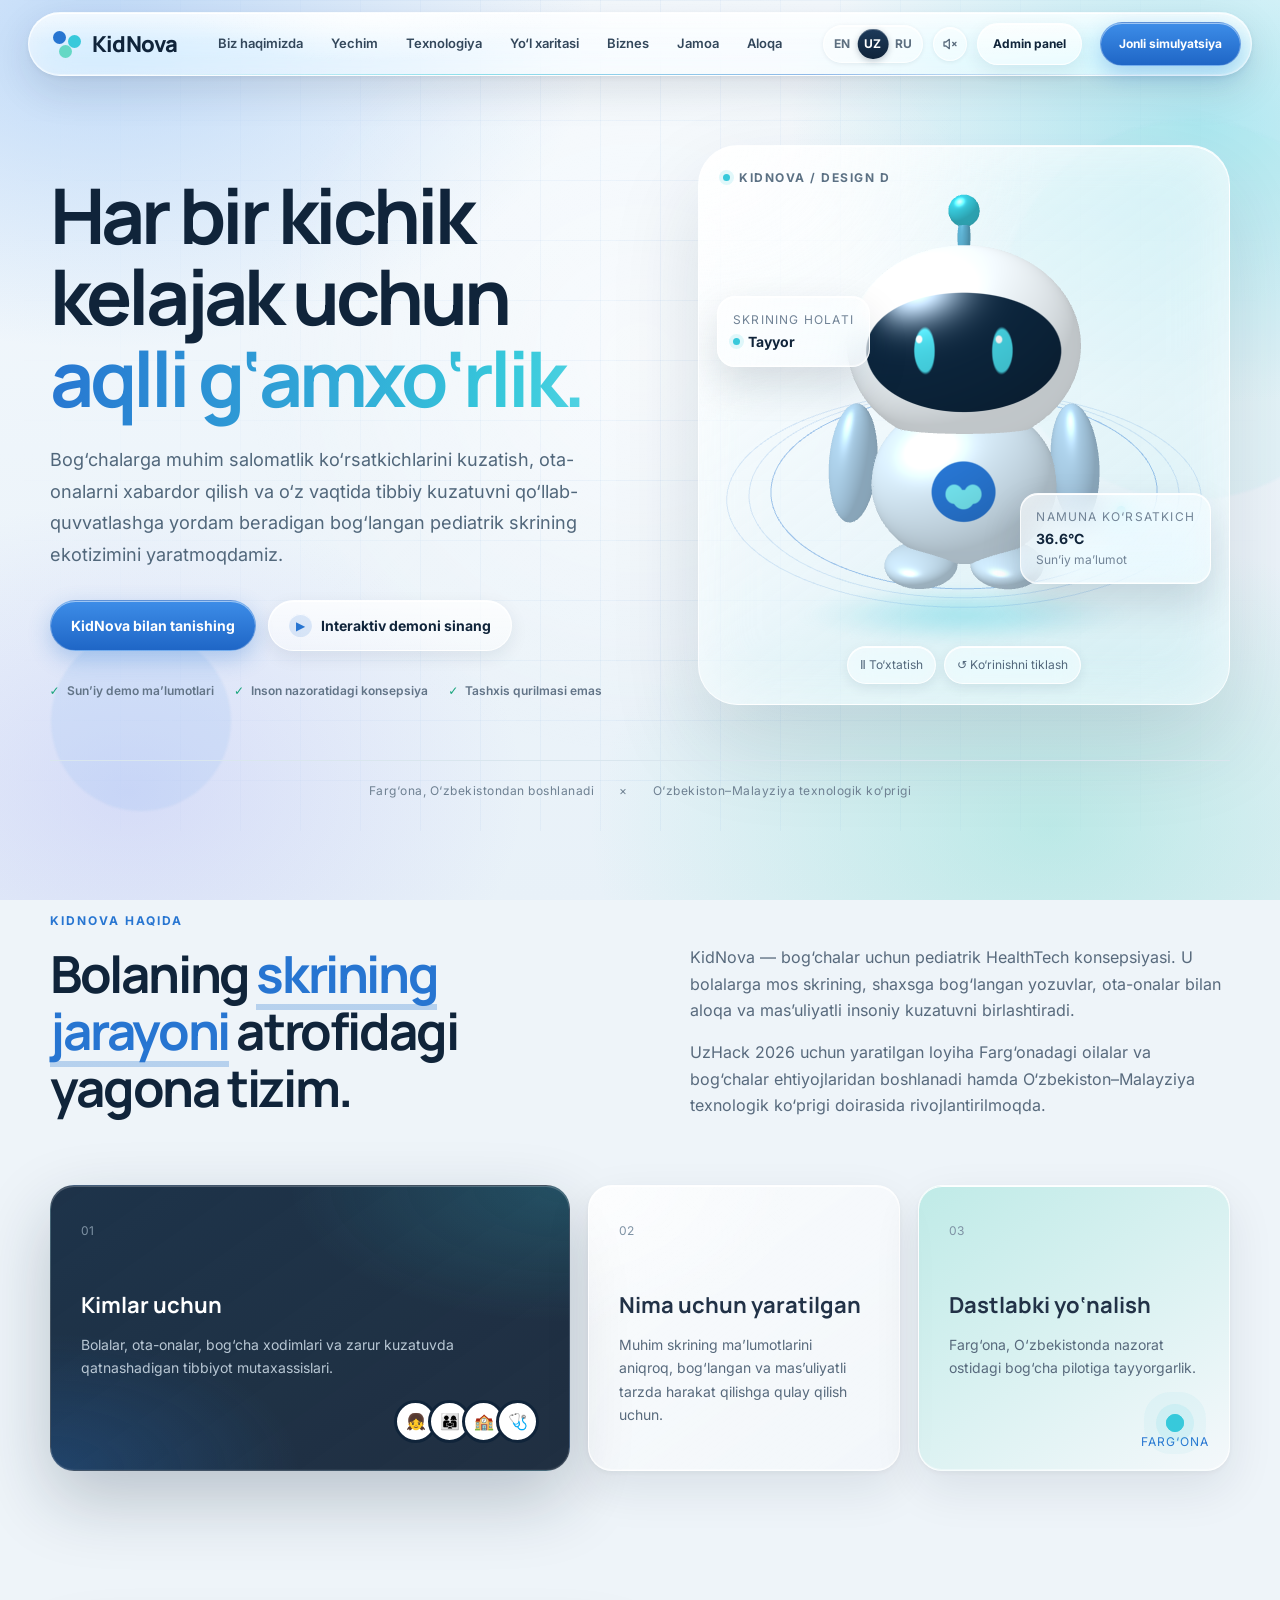
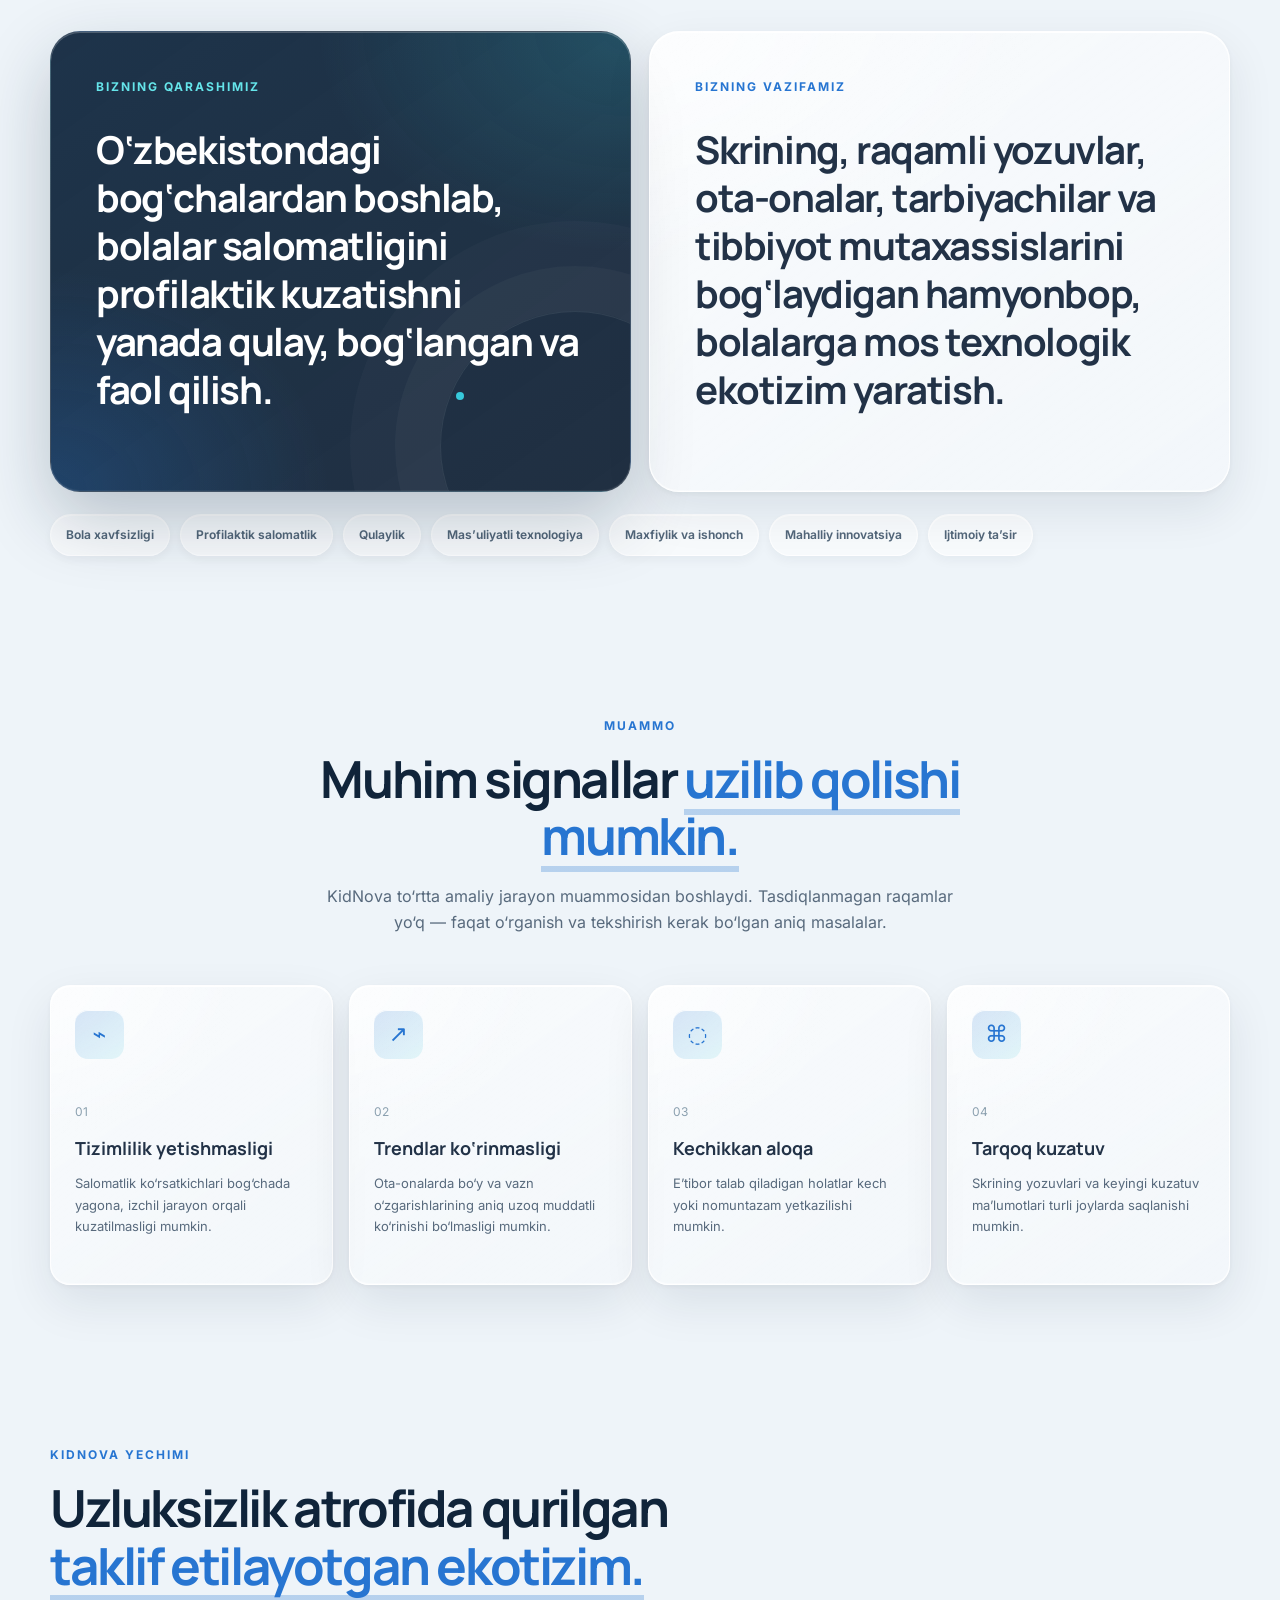
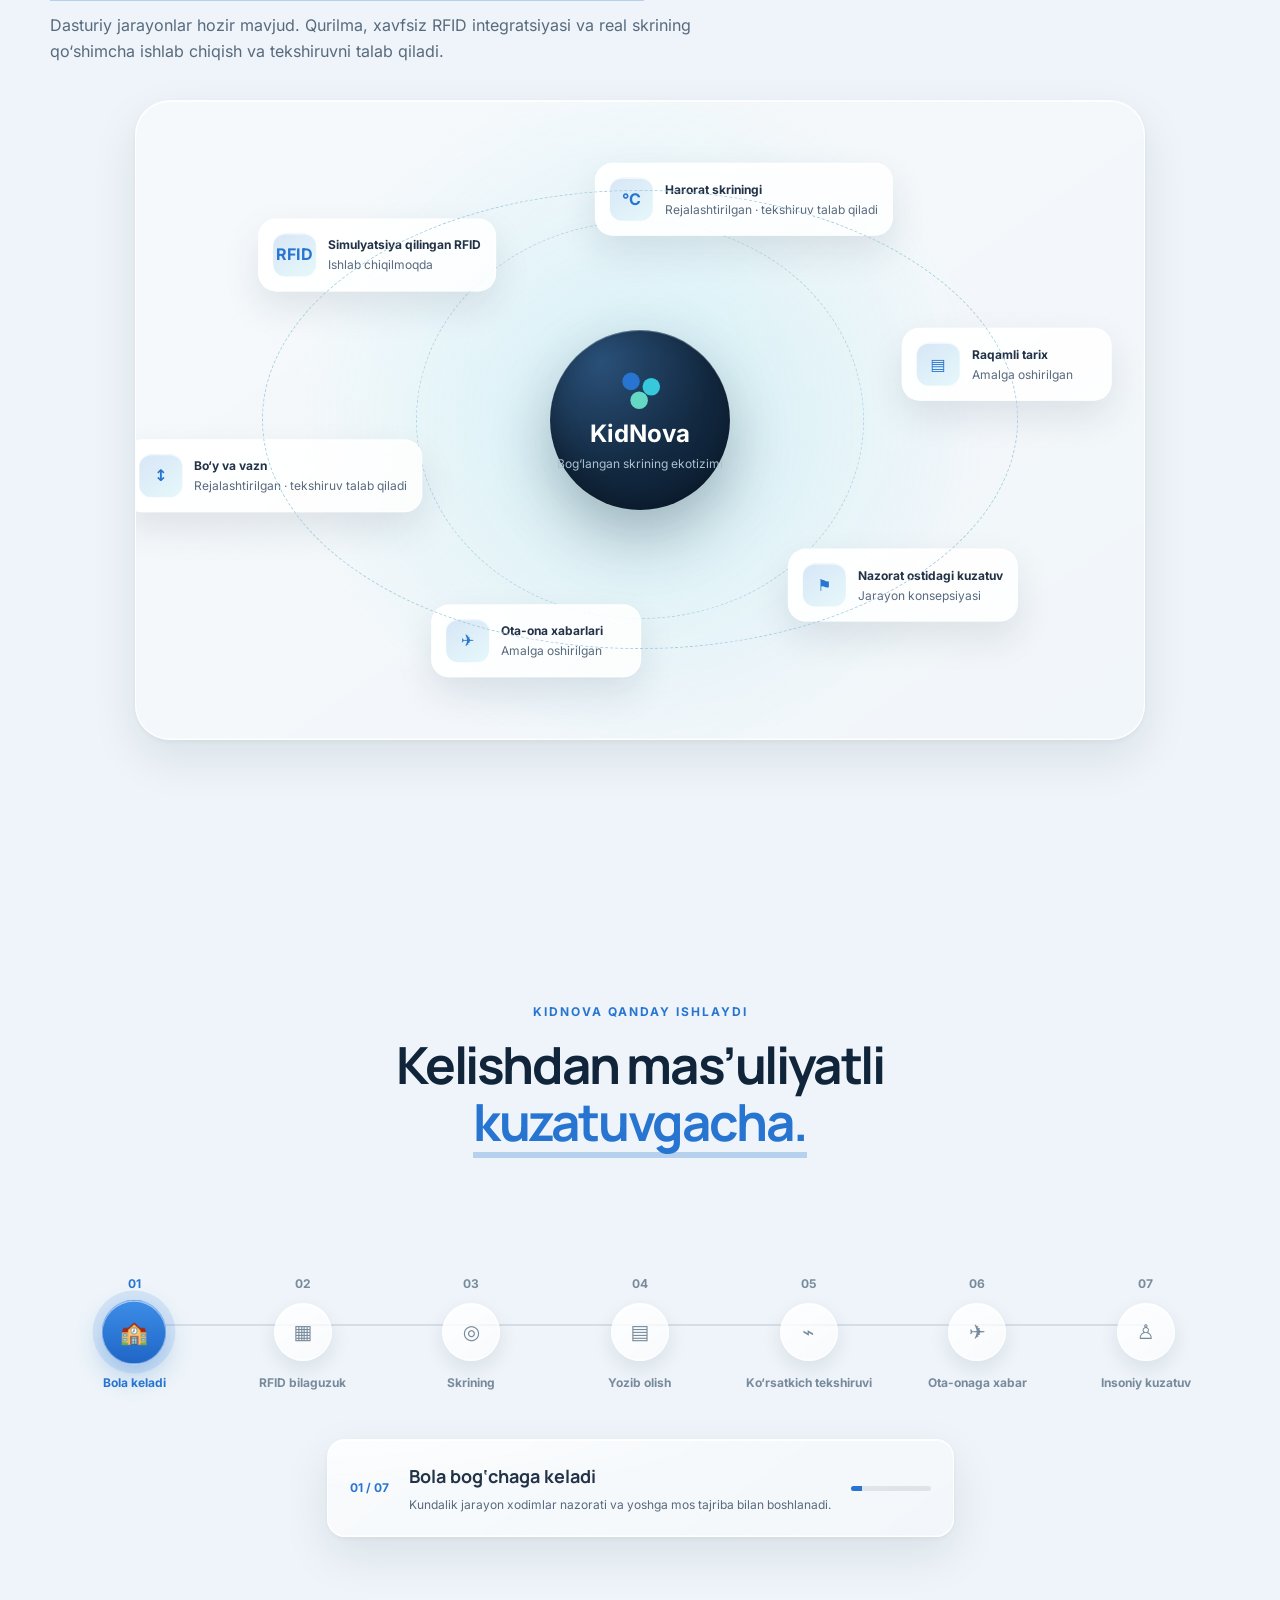
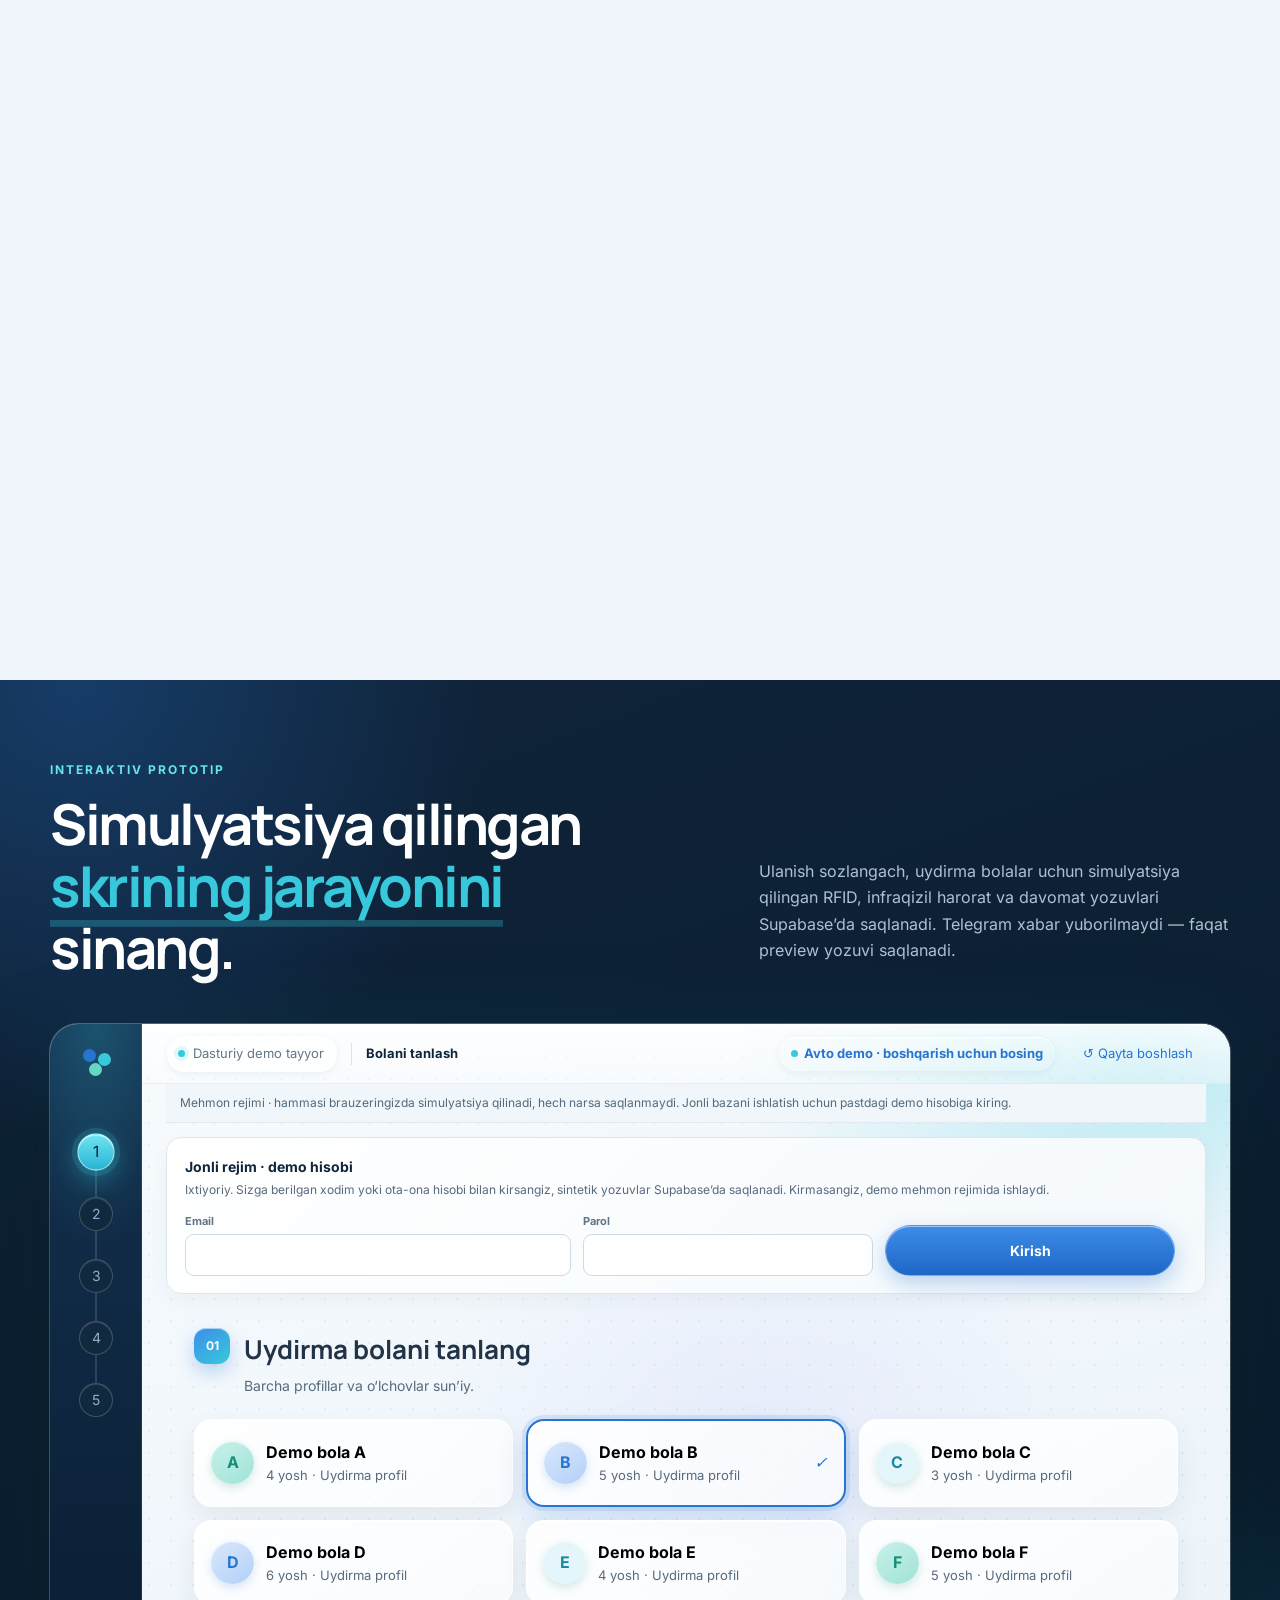
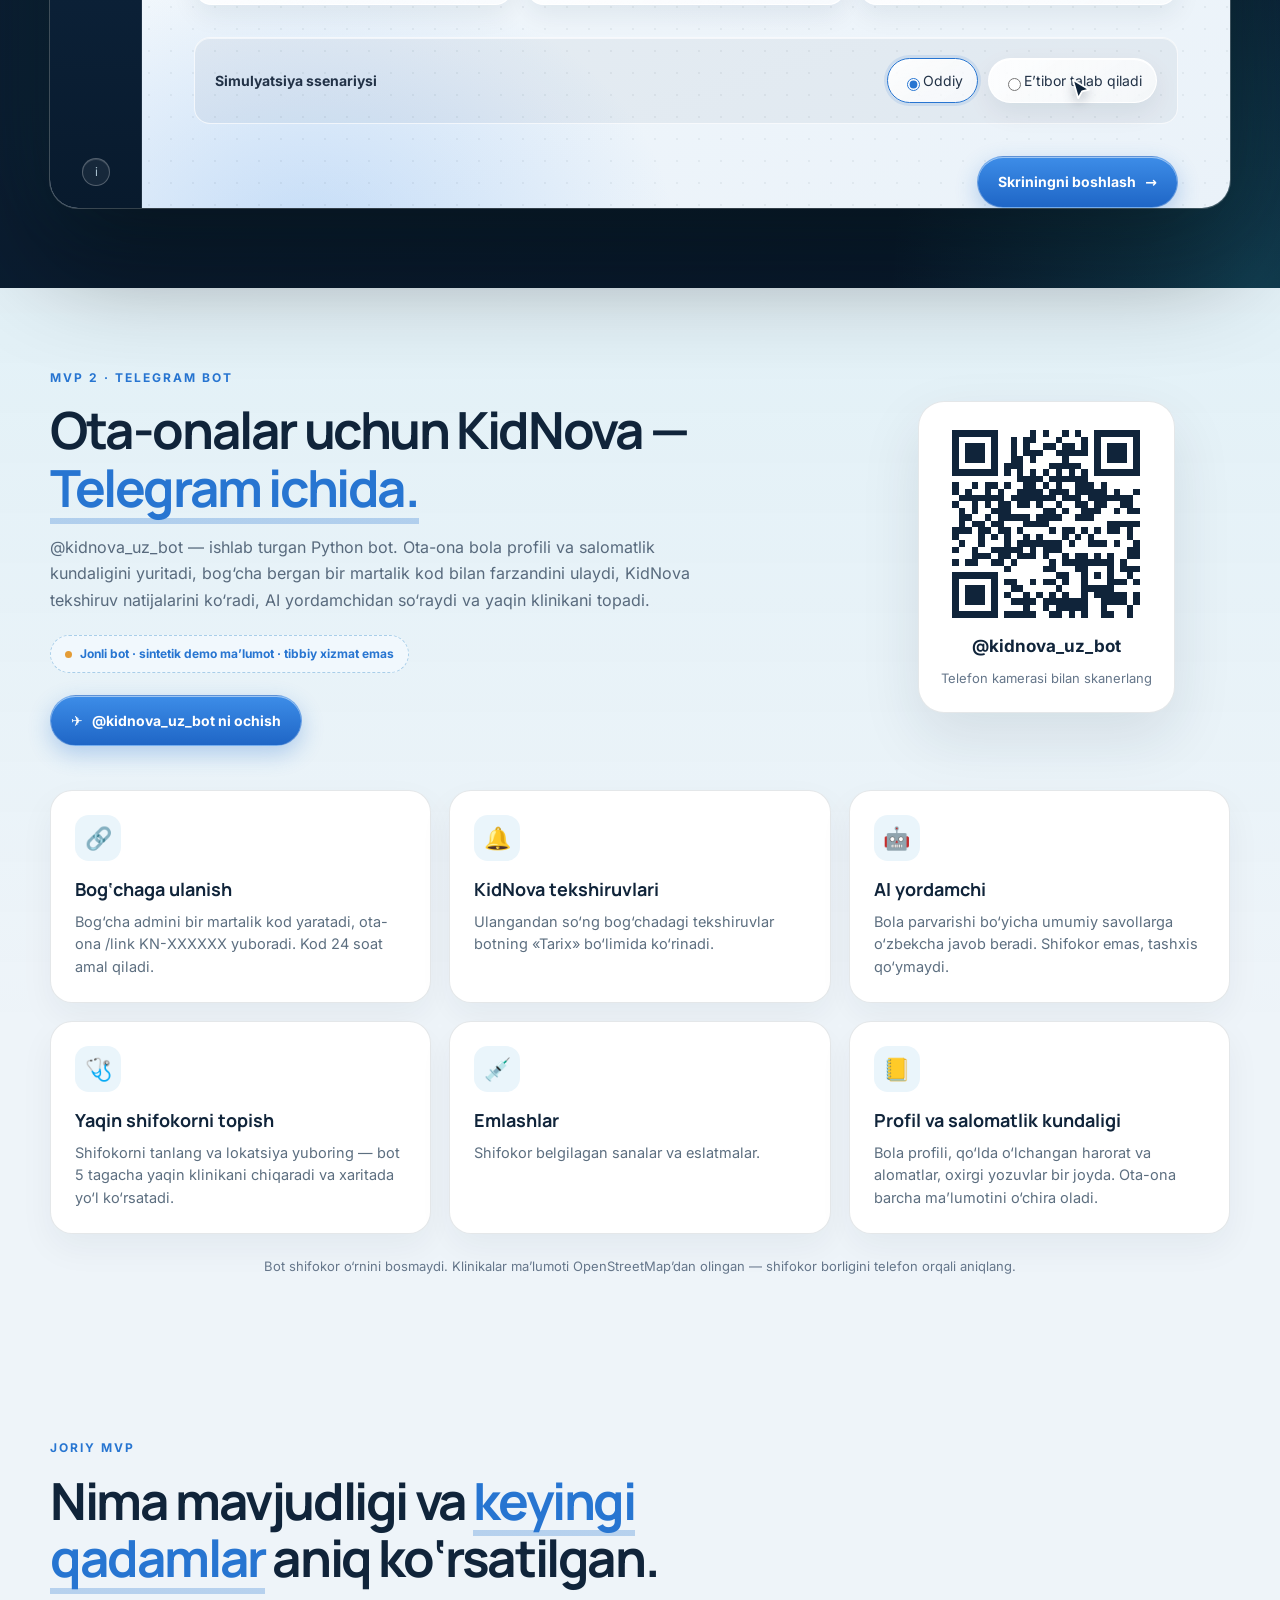
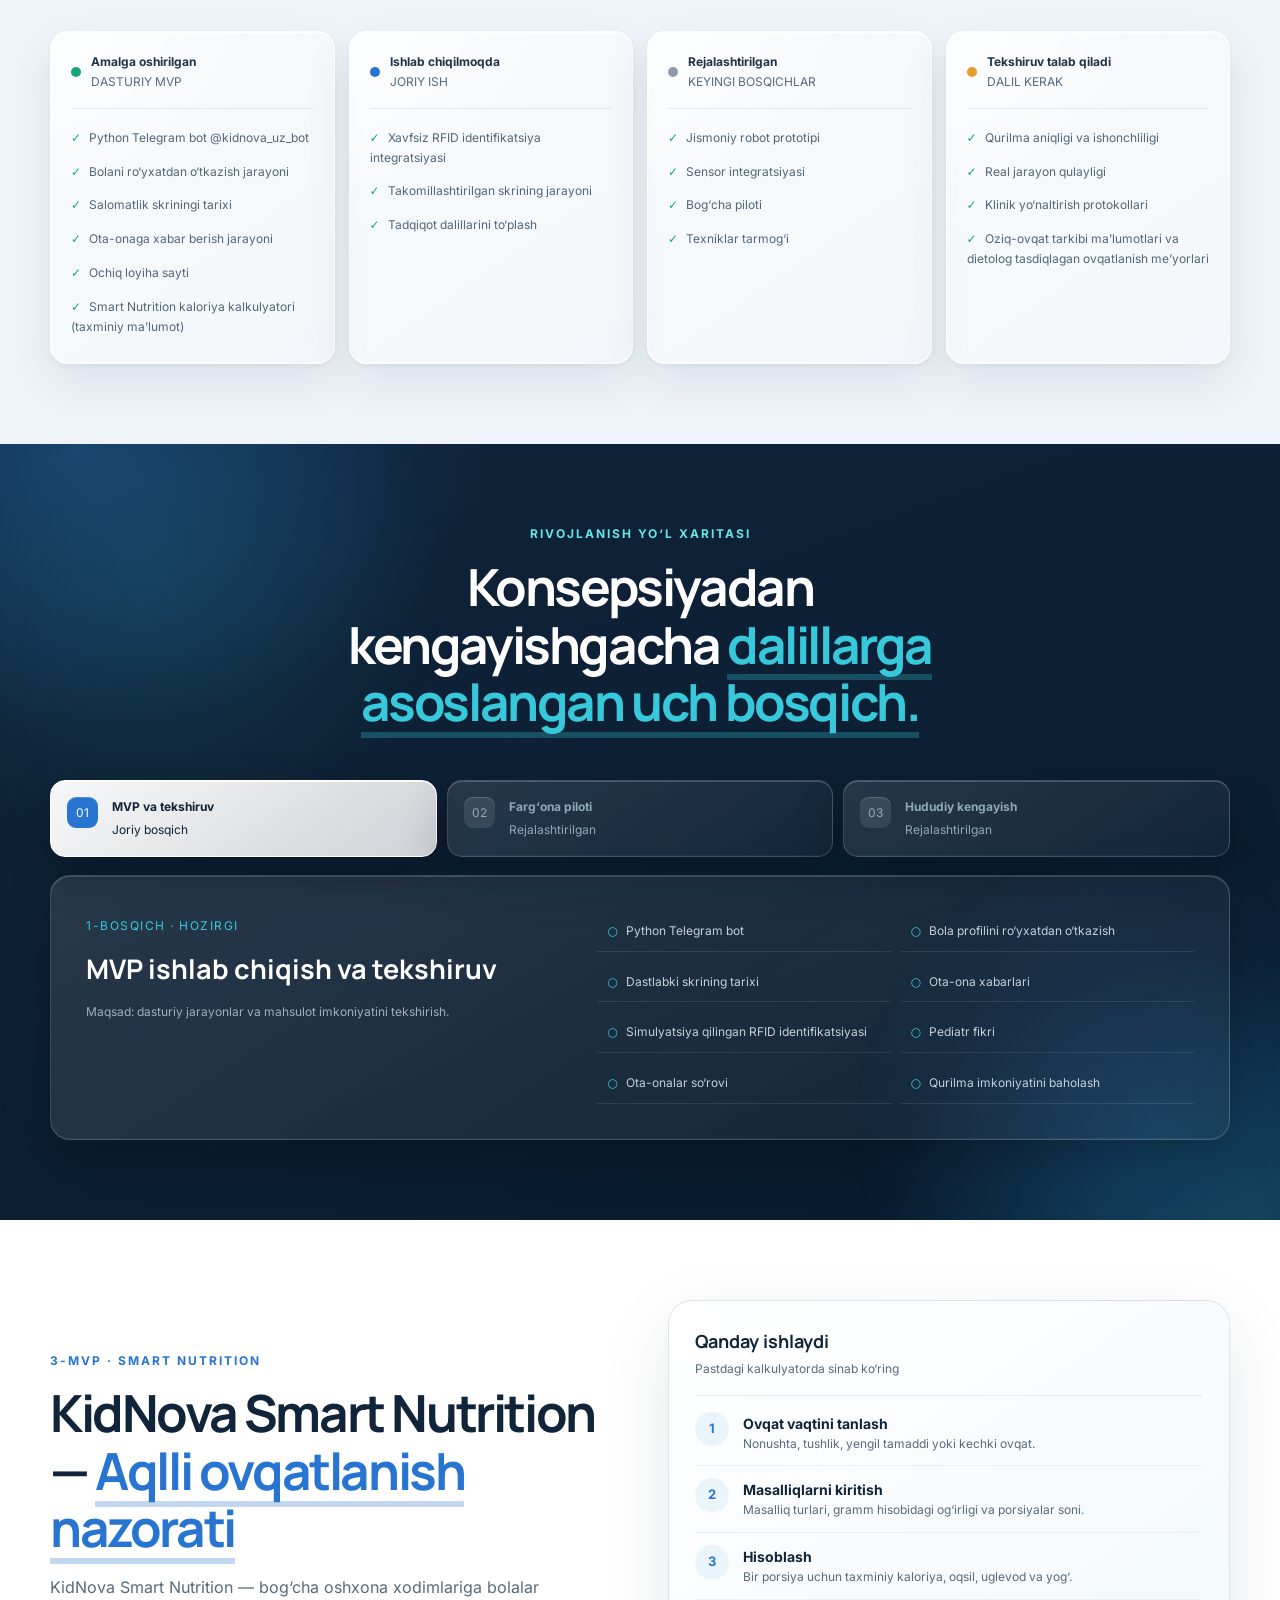
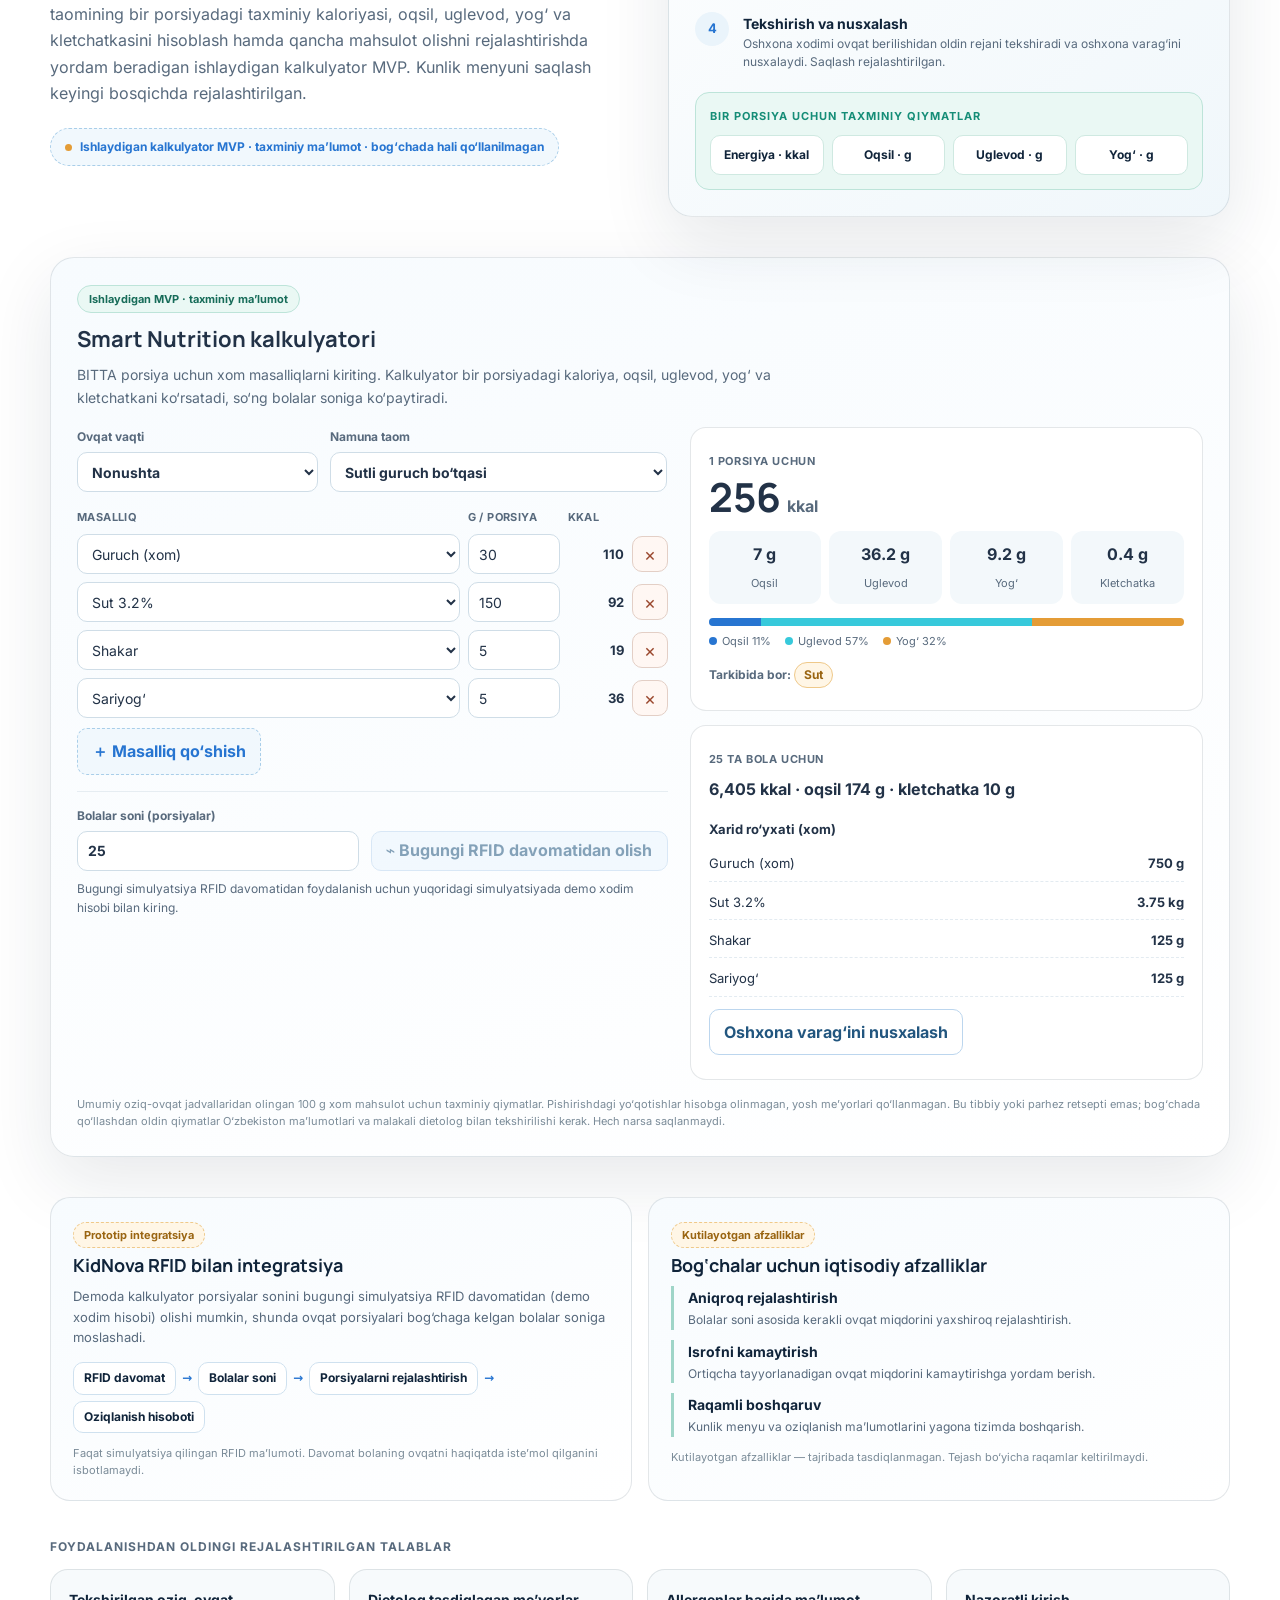
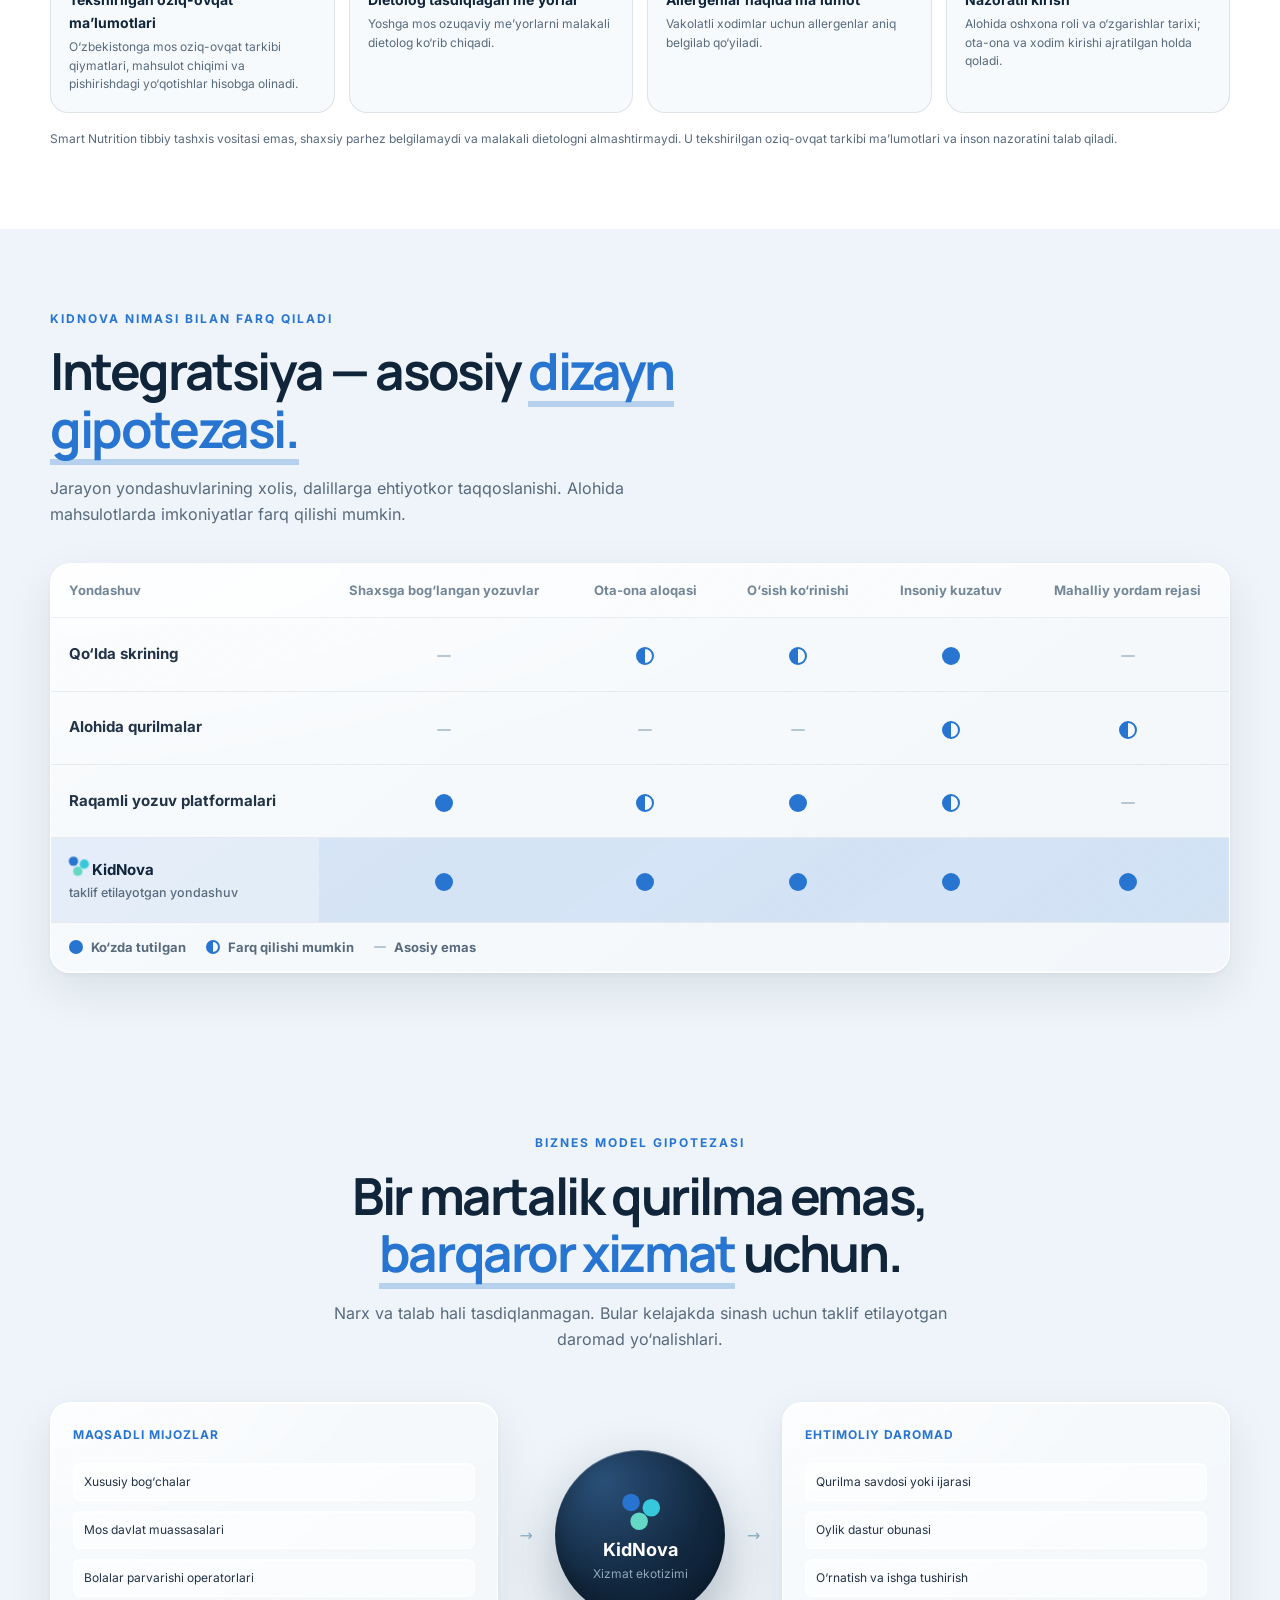
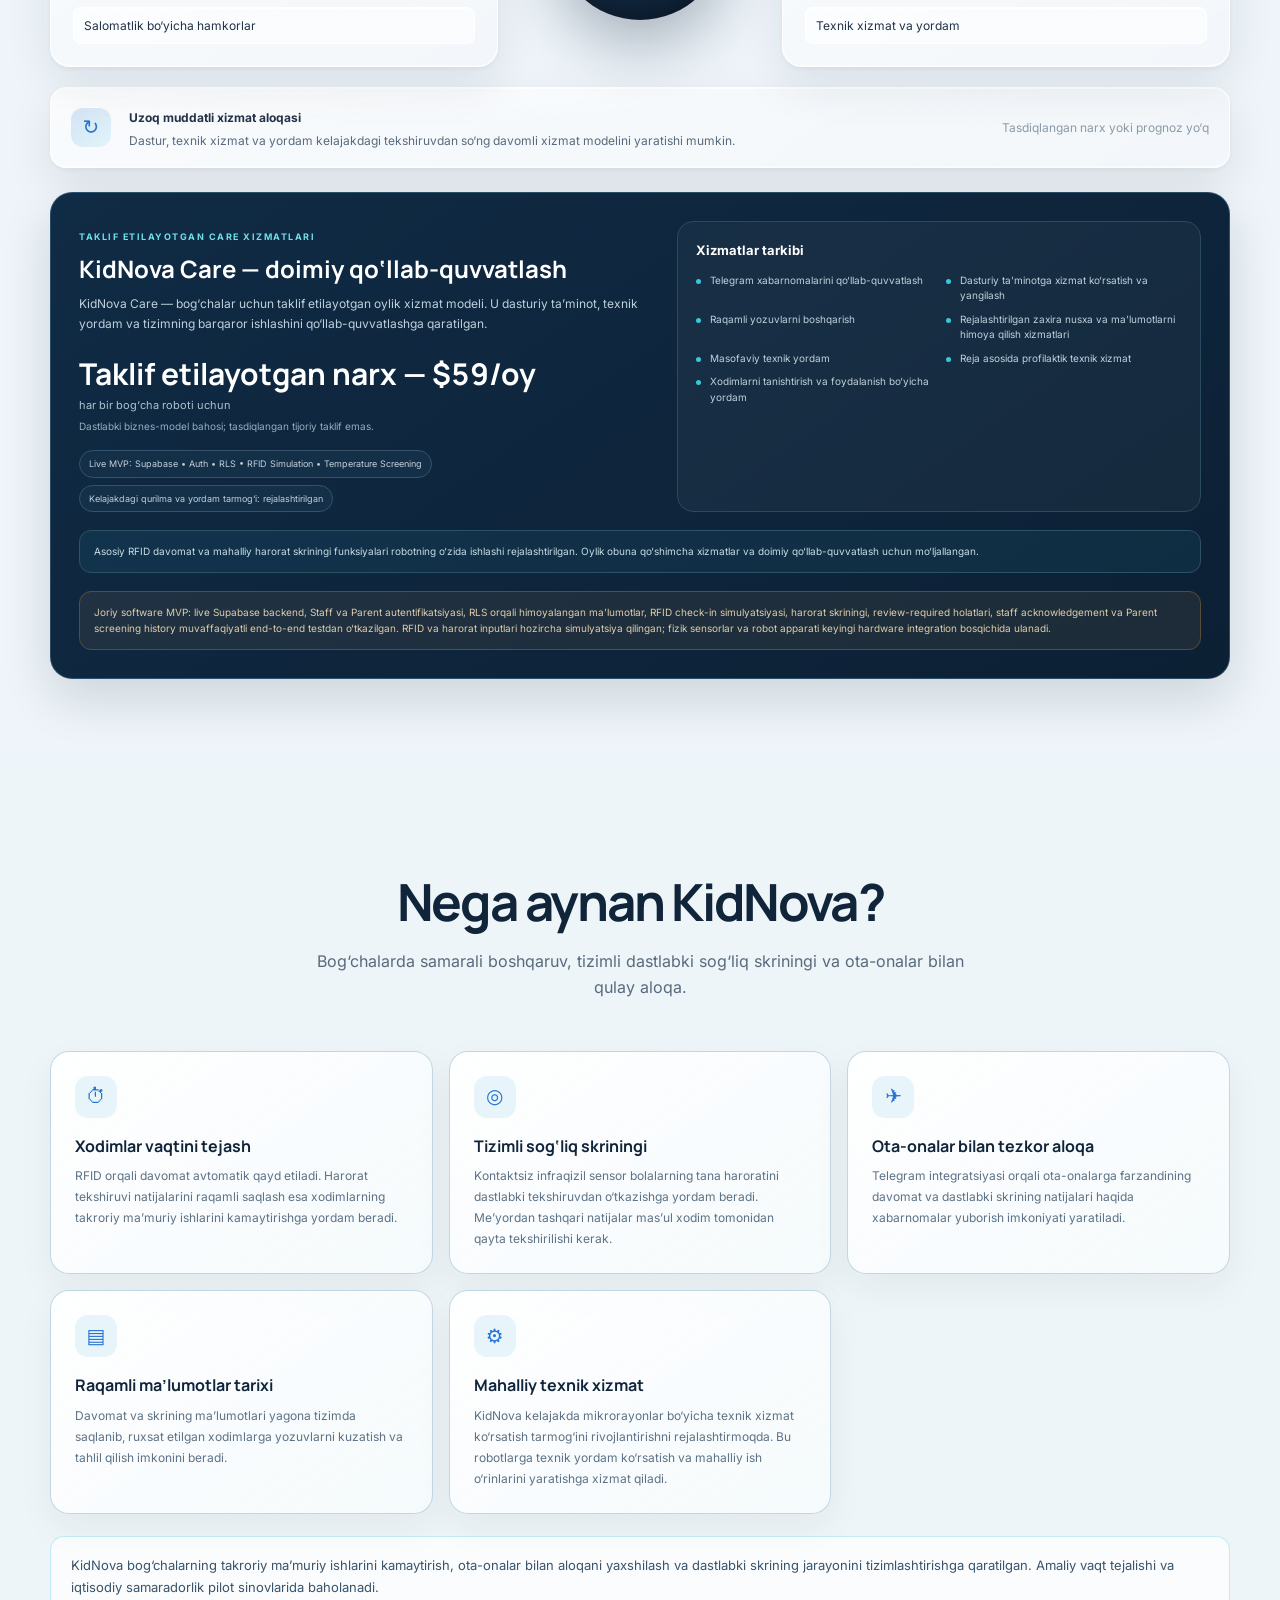
<file: index.html>
<!doctype html>
<html lang="uz" class="i18n-pending">
<head>
  <meta charset="utf-8"><meta name="viewport" content="width=device-width,initial-scale=1"><meta name="theme-color" content="#10243A">
  <meta name="description" content="KidNova — bog‘chalar, ota-onalar va mas’ul tibbiy kuzatuv uchun bog‘langan pediatrik skrining ekotizimi. Farg‘onadan boshlanmoqda.">
  <meta name="robots" content="index,follow"><meta property="og:type" content="website"><meta property="og:title" content="KidNova — Smarter Care for Every Little Future"><meta property="og:description" content="A connected pediatric screening ecosystem designed for kindergartens, families and responsible follow-up."><meta property="og:image" content="https://kidnova-mvp.vercel.app/kidnova-social.png"><meta property="og:url" content="https://kidnova-mvp.vercel.app/"><meta property="og:image:width" content="1200"><meta property="og:image:height" content="630"><meta property="og:locale" content="uz_UZ"><meta property="og:locale:alternate" content="en_US"><meta name="twitter:card" content="summary_large_image"><meta name="twitter:title" content="KidNova — Smarter Care for Every Little Future"><meta name="twitter:description" content="Building connected, child-friendly screening support — starting in Fergana, Uzbekistan.">
  <link rel="icon" href="favicon.svg" type="image/svg+xml"><link rel="preload" href="fonts/inter-latin.woff2" as="font" type="font/woff2" crossorigin><link rel="preload" href="fonts/manrope-latin.woff2" as="font" type="font/woff2" crossorigin><link rel="stylesheet" href="fonts/fonts.css"><link rel="stylesheet" href="styles.css?v=20261120-fix"><link rel="stylesheet" href="motion.css?v=20261108-interviews"><link rel="stylesheet" href="glass.css?v=20261120-fix">
  <title>KidNova — Har bir kichik kelajak uchun aqlli g‘amxo‘rlik</title><noscript><style>html.i18n-pending body{visibility:visible}</style></noscript>
</head>
<body>
  <a class="skip-link" href="#main" data-i18n="skip">Skip to content</a>
  <header class="site-header" id="top"><div class="container nav-shell"><a class="brand" href="#home" aria-label="KidNova home"><span class="brand-mark" aria-hidden="true"><i></i><i></i><i></i></span><span>KidNova</span></a><nav class="desktop-nav" aria-label="Primary navigation"><a href="#about" data-i18n="navAbout">About</a><a href="#solution" data-i18n="navSolution">Solution</a><a href="#technology" data-i18n="navTechnology">Technology</a><a href="#roadmap" data-i18n="navRoadmap">Roadmap</a><a href="#business" data-i18n="navBusiness">Business</a><a href="#team" data-i18n="navTeam">Team</a><a href="#contact" data-i18n="navContact">Contact</a></nav><div class="nav-actions"><button class="language-toggle" id="languageToggle" type="button" aria-label="Switch language" ><span class="active" data-lang="en">EN</span><span data-lang="uz">UZ</span><span data-lang="ru">RU</span></button><a class="button button-small button-ghost admin-entry" href="/admin" data-i18n="navAdmin">Admin panel</a><a class="button button-small button-primary desktop-demo" href="#demo" data-i18n="navDemo">Live simulation</a><button class="menu-toggle" id="menuToggle" type="button" aria-label="Open menu" aria-expanded="false" aria-controls="mobileMenu"><span></span><span></span></button></div></div><nav class="mobile-menu" id="mobileMenu" aria-label="Mobile navigation" hidden><a href="#about" data-i18n="navAbout">About</a><a href="#solution" data-i18n="navSolution">Solution</a><a href="#technology" data-i18n="navTechnology">Technology</a><a href="#roadmap" data-i18n="navRoadmap">Roadmap</a><a href="#business" data-i18n="navBusiness">Business</a><a href="#team" data-i18n="navTeam">Team</a><a href="#contact" data-i18n="navContact">Contact</a><a class="button button-primary" href="#demo" data-i18n="navDemo">Live simulation</a><a class="button button-ghost" href="/admin" data-i18n="navAdmin">Admin panel</a></nav></header>
  <main id="main">
    <section class="hero" id="home"><div class="hero-orb orb-one"></div><div class="hero-orb orb-two"></div><div class="container hero-grid"><div class="hero-copy reveal"><h1 data-i18n-html="heroTitle">Smarter care for every <em>little future.</em></h1><p class="hero-lede" data-i18n="heroText">Building a connected pediatric screening ecosystem that helps kindergartens monitor important health indicators, keeps parents informed, and supports timely medical follow-up.</p><div class="hero-actions"><a class="button button-primary" href="#about" data-i18n="explore">Explore KidNova</a><a class="button button-ghost" href="#demo"><span class="play-icon">▶</span><span data-i18n="tryDemo">Try interactive demo</span></a></div><div class="trust-row"><span><i class="check">✓</i><b data-i18n="trust1">Synthetic demo data</b></span><span><i class="check">✓</i><b data-i18n="trust2">Human-supervised concept</b></span><span><i class="check">✓</i><b data-i18n="trust3">Not a diagnostic device</b></span></div></div><div class="robot-stage reveal" aria-label="Interactive 3D KidNova robot"><canvas id="robot3d" tabindex="0" role="img" aria-label="Interactive 3D KidNova robot. Drag or use arrow keys to rotate."></canvas><div class="stage-label"><span class="live-dot"></span><span>KIDNOVA / DESIGN D</span></div><div class="floating-card screening-card"><small data-i18n="screenStatus">SCREENING STATUS</small><b><span class="status-dot"></span><span data-i18n="ready">Ready</span></b></div><div class="floating-card reading-card"><small data-i18n="sampleReading">SAMPLE READING</small><b>36.6°C</b><span data-i18n="synthetic">Synthetic data</span></div><div class="scene-controls"><button id="rotate3d" type="button" data-state="playing">Ⅱ <span data-i18n="pause">Pause</span></button><button id="reset3d" type="button">↺ <span data-i18n="resetView">Reset view</span></button></div></div></div><div class="container hero-meta"><span data-i18n="startFergana">Starting in Fergana, Uzbekistan</span><span>×</span><span data-i18n="bridge">Uzbekistan–Malaysia Tech Bridge</span></div></section>

    <section class="section about" id="about"><div class="container split-intro"><div class="section-heading reveal"><div class="kicker" data-i18n="aboutKicker">About KidNova</div><h2 data-i18n-html="aboutTitle">One connected system around a child's <span>screening journey.</span></h2></div><div class="intro-copy reveal"><p data-i18n="aboutP1">KidNova is a pediatric HealthTech concept for kindergartens. It connects child-friendly screening, identity-linked records, parent communication and responsible human follow-up.</p><p data-i18n="aboutP2">Created for UzHack 2026, the project begins with the needs of families and kindergartens in Fergana and is being developed through the Uzbekistan–Malaysia Tech Bridge.</p></div></div><div class="container about-grid"><article class="about-card large reveal"><span class="number">01</span><h3 data-i18n="whoTitle">Who it serves</h3><p data-i18n="whoText">Children, parents, kindergarten personnel and healthcare professionals involved in appropriate follow-up.</p><div class="people-row" aria-hidden="true"><span>👧</span><span>👨‍👩‍👧</span><span>🏫</span><span>🩺</span></div></article><article class="about-card reveal"><span class="number">02</span><h3 data-i18n="whyTitle">Why it exists</h3><p data-i18n="whyText">To make important screening information clearer, more connected and easier to act on responsibly.</p></article><article class="about-card accent reveal"><span class="number">03</span><h3 data-i18n="focusTitle">Initial focus</h3><p data-i18n="focusText">A supervised kindergarten pilot pathway in Fergana, Uzbekistan.</p><div class="map-pulse" aria-hidden="true"><i></i><span data-i18n="mapFergana">FERGANA</span></div></article></div></section>

    <section class="section vision-section" id="vision"><div class="container"><div class="vision-grid"><article class="vision-card dark reveal"><div class="kicker light" data-i18n="visionLabel">Our vision</div><h2 data-i18n="visionText">To make preventive child-health monitoring more accessible, connected and proactive, starting with kindergartens in Uzbekistan.</h2><div class="vision-orbit" aria-hidden="true"><i></i><i></i><i></i></div></article><article class="vision-card reveal"><div class="kicker" data-i18n="missionLabel">Our mission</div><h2 data-i18n="missionText">To develop an affordable, child-friendly technology ecosystem that connects screening, digital records, parents, educators and healthcare professionals.</h2></article></div><div class="values-row reveal" aria-label="Core values"><span data-i18n="valueSafety">Child safety</span><span data-i18n="valuePrevention">Preventive healthcare</span><span data-i18n="valueAccess">Accessibility</span><span data-i18n="valueTech">Responsible technology</span><span data-i18n="valuePrivacy">Privacy & trust</span><span data-i18n="valueLocal">Local innovation</span><span data-i18n="valueImpact">Social impact</span></div></div></section>

    <section class="section soft" id="problem"><div class="container"><div class="section-heading centered reveal"><div class="kicker" data-i18n="problemKicker">The challenge</div><h2 data-i18n-html="problemTitle">Important signals can become <span>disconnected.</span></h2><p data-i18n="problemIntro">KidNova starts with four practical workflow challenges. No unverified statistics — just clear problems to investigate and validate.</p></div><div class="problem-grid"><article class="problem-card reveal"><div class="icon-box">⌁</div><span>01</span><h3 data-i18n="problem1Title">Limited structure</h3><p data-i18n="problem1Text">Health indicators may not be monitored through one consistent kindergarten workflow.</p></article><article class="problem-card reveal"><div class="icon-box">↗</div><span>02</span><h3 data-i18n="problem2Title">Missing trends</h3><p data-i18n="problem2Text">Parents may lack clear longitudinal information about changes in height and weight.</p></article><article class="problem-card reveal"><div class="icon-box">◌</div><span>03</span><h3 data-i18n="problem3Title">Delayed communication</h3><p data-i18n="problem3Text">Potential concerns may be communicated late or inconsistently.</p></article><article class="problem-card reveal"><div class="icon-box">⌘</div><span>04</span><h3 data-i18n="problem4Title">Fragmented follow-up</h3><p data-i18n="problem4Text">Screening records and follow-up information may live in separate places.</p></article></div></div></section>

    <section class="section solution" id="solution"><div class="container"><div class="section-heading reveal"><div class="kicker" data-i18n="solutionKicker">The KidNova solution</div><h2 data-i18n-html="solutionTitle">A proposed ecosystem built around <span>continuity.</span></h2><p data-i18n="solutionIntro">Software workflows exist today. Hardware, simulated RFID integration and real-world screening require further development and validation.</p></div><div class="solution-shell reveal"><div class="solution-center"><div class="brand-mark large"><i></i><i></i><i></i></div><b>KidNova</b><small data-i18n="ecosystem">Connected screening ecosystem</small></div><div class="solution-node n1"><span>RFID</span><div><b data-i18n="sol1">Simulated RFID identification</b><small data-i18n="inDev">In development</small></div></div><div class="solution-node n2"><span>°C</span><div><b data-i18n="sol2">Temperature screening</b><small data-i18n="plannedValidation">Planned · requires validation</small></div></div><div class="solution-node n3"><span>↕</span><div><b data-i18n="sol3">Height & weight</b><small data-i18n="plannedValidation">Planned · requires validation</small></div></div><div class="solution-node n4"><span>▤</span><div><b data-i18n="sol4">Digital history</b><small data-i18n="implemented">Implemented</small></div></div><div class="solution-node n5"><span>✈</span><div><b data-i18n="sol5">Parent notifications</b><small data-i18n="implemented">Implemented</small></div></div><div class="solution-node n6"><span>⚑</span><div><b data-i18n="sol6">Supervised follow-up</b><small data-i18n="workflowConcept">Workflow concept</small></div></div></div></div></section>

    <section class="section workflow-section" id="workflow"><div class="container"><div class="section-heading centered reveal"><div class="kicker" data-i18n="workflowKicker">How KidNova works</div><h2 data-i18n-html="workflowTitle">From arrival to <span>responsible follow-up.</span></h2></div><div class="workflow" role="list"><button class="workflow-step active" data-step="0" type="button"><span>01</span><i>🏫</i><b data-i18n="step1">Child arrives</b></button><button class="workflow-step" data-step="1" type="button"><span>02</span><i>▦</i><b data-i18n="step2">Simulated RFID check-in</b></button><button class="workflow-step" data-step="2" type="button"><span>03</span><i>◎</i><b data-i18n="step3">Screening</b></button><button class="workflow-step" data-step="3" type="button"><span>04</span><i>▤</i><b data-i18n="step4">Record</b></button><button class="workflow-step" data-step="4" type="button"><span>05</span><i>⌁</i><b data-i18n="step5">Indicator check</b></button><button class="workflow-step" data-step="5" type="button"><span>06</span><i>✈</i><b data-i18n="step6">Parent update</b></button><button class="workflow-step" data-step="6" type="button"><span>07</span><i>♙</i><b data-i18n="step7">Human follow-up</b></button></div><div class="workflow-detail reveal"><span id="workflowNumber">01 / 07</span><div><h3 id="workflowDetailTitle">Child arrives at kindergarten</h3><p id="workflowDetailText">The daily workflow begins with staff supervision and an age-appropriate experience.</p></div><div class="workflow-progress"><i id="workflowProgress"></i></div></div></div></section>

    <section class="section demo-section" id="demo"><div class="container"><div class="demo-intro reveal"><div><div class="kicker light" data-i18n="demoKicker">Interactive prototype</div><h2 data-i18n-html="demoTitle">Experience a simulated <span>screening journey.</span></h2></div><p data-i18n="demoIntro">When connected, synthetic RFID, infrared temperature and attendance records for fictional children are saved to Supabase. No Telegram message is sent.</p></div><div class="demo-app reveal"><div class="demo-sidebar"><div class="demo-brand"><span class="brand-mark"><i></i><i></i><i></i></span><b>KidNova Station</b><small data-i18n="prototype">INTERACTIVE PROTOTYPE</small></div><ol class="demo-nav"><li class="active" data-demo-stage="0"><span>1</span><b data-i18n="demoSelect">Select child</b></li><li data-demo-stage="1"><span>2</span><b data-i18n="demoIdentify">Simulated RFID</b></li><li data-demo-stage="2"><span>3</span><b data-i18n="demoMeasure">Screen</b></li><li data-demo-stage="3"><span>4</span><b data-i18n="demoResults">Results</b></li><li data-demo-stage="4"><span>5</span><b data-i18n="demoNotify">Notify</b></li></ol><div class="demo-safety"><span>i</span><p data-i18n="simulationOnly">Simulation only. Not a medical diagnosis.</p></div></div><div class="demo-main"><div class="demo-topbar"><span><i class="online"></i><span data-i18n="stationOnline">Software demo</span></span><button id="restartDemo" type="button">↺ <span data-i18n="restart">Restart</span></button></div>
            <div class="demo-screen active" data-screen="0"><div class="screen-heading"><span>01</span><div><h3 data-i18n="selectTitle">Select a fictional child</h3><p data-i18n="selectText">All profiles and measurements are synthetic.</p></div></div><div class="child-options"><button class="child-card selected" type="button" data-child="a"><span class="child-avatar">A</span><div><b data-i18n="childA">Demo Child A</b><small data-i18n="age4">Age 4 · Fictional profile</small></div><i>✓</i></button><button class="child-card" type="button" data-child="b"><span class="child-avatar blue">B</span><div><b data-i18n="childB">Demo Child B</b><small data-i18n="age5">Age 5 · Fictional profile</small></div><i>✓</i></button><button class="child-card" type="button" data-child="c"><span class="child-avatar teal">C</span><div><b data-i18n="childC">Demo Child C</b><small data-i18n="age3">Age 3 · Fictional profile</small></div><i>✓</i></button><button class="child-card" type="button" data-child="d"><span class="child-avatar blue">D</span><div><b data-i18n="childD">Demo Child D</b><small data-i18n="age6">Age 6 · Fictional profile</small></div><i>✓</i></button><button class="child-card" type="button" data-child="e"><span class="child-avatar teal">E</span><div><b data-i18n="childE">Demo Child E</b><small data-i18n="age4">Age 4 · Fictional profile</small></div><i>✓</i></button><button class="child-card" type="button" data-child="f"><span class="child-avatar">F</span><div><b data-i18n="childF">Demo Child F</b><small data-i18n="age5">Age 5 · Fictional profile</small></div><i>✓</i></button></div><div class="scenario-toggle"><span data-i18n="scenario">Simulation scenario</span><label><input type="radio" name="scenario" value="routine" checked><span data-i18n="routine">Routine</span></label><label><input type="radio" name="scenario" value="attention"><span data-i18n="attention">Attention required</span></label></div><button class="button button-primary demo-next" type="button" data-next="1"><span data-i18n="begin">Begin screening</span> →</button></div>
            <div class="demo-screen" data-screen="1"><div class="screen-heading"><span>02</span><div><h3 data-i18n="identifyTitle">Simulated RFID wristband</h3><p data-i18n="identifyText">A simulated RFID wristband identifies the selected fictional demo profile.</p></div></div><div class="rfid-stage"><div class="rfid-band" aria-hidden="true"><span class="rfid-band-chip">RFID</span><span class="rfid-band-mark">⌁</span></div><div class="scan-line"></div><div class="rfid-status"><span class="spinner"></span><b data-i18n="scanning">Checking simulated RFID…</b><small data-i18n="noCamera">No physical RFID hardware is used.</small></div></div><button class="button button-primary demo-next delayed" type="button" data-next="2" disabled><span data-i18n="continue">Continue</span> →</button></div>
            <div class="demo-screen" data-screen="2"><div class="screen-heading"><span>03</span><div><h3 data-i18n="screeningTitle">Simulated screening in progress</h3><p data-i18n="screeningText">Temperature is a simulated infrared sensor reading.</p></div></div><div class="measurement-ring"><svg viewBox="0 0 140 140"><circle cx="70" cy="70" r="60"></circle><circle class="progress-circle" cx="70" cy="70" r="60"></circle></svg><div><strong id="screenPercent">0%</strong><span data-i18n="processing">Processing</span></div></div><div class="measurement-list"><span><i>°C</i><b data-i18n="temperature">Simulated temperature</b><em data-state="temp">Waiting</em></span><span><i>↕</i><b data-i18n="height">Height</b><em data-state="height">Waiting</em></span><span><i>◉</i><b data-i18n="weight">Weight</b><em data-state="weight">Waiting</em></span></div></div>
            <div class="demo-screen" data-screen="3"><div class="screen-heading"><span>04</span><div><h3 data-i18n="resultsTitle">Synthetic screening results</h3><p id="resultSummary">No configured alert triggered.</p></div></div><div class="result-grid"><article><span>°C</span><small data-i18n="temperature">Simulated temperature</small><b id="resultTemp">36.6°C</b><em id="tempFlag" class="ok" data-i18n="withinDemo">Within demo range</em></article><article><span>↕</span><small data-i18n="height">Height</small><b id="resultHeight">104 cm</b><em data-i18n="synthetic">Synthetic data</em></article><article><span>◉</span><small data-i18n="weight">Weight</small><b id="resultWeight">17.2 kg</b><em data-i18n="synthetic">Synthetic data</em></article></div><div class="result-note" id="resultNote"><span>✓</span><div><b data-i18n="reviewComplete">Indicator review complete</b><p data-i18n="routineNote">No configured alert was triggered in this simulation.</p></div></div><button class="button button-primary demo-next" type="button" data-next="4"><span data-i18n="viewNotification">View parent notification</span> →</button></div>
            <div class="demo-screen" data-screen="4"><div class="screen-heading"><span>05</span><div><h3 data-i18n="notificationTitle">Sample parent notification</h3><p data-i18n="notificationText">Preview only — no Telegram message is sent.</p></div></div><div class="phone"><div class="phone-top"><span>‹</span><b>KidNova Demo</b><i>•••</i></div><div class="message"><small>KidNova · <span data-i18n="justNow">just now</span></small><b id="messageTitle">Screening summary</b><p id="messageBody">Demo Child A's simulated screening is complete. No configured alert was triggered.</p><div class="message-metrics"><span><small>°C</small><b id="msgTemp">36.6</b></span><span><small>CM</small><b id="msgHeight">104</b></span><span><small>KG</small><b id="msgWeight">17.2</b></span></div><em data-i18n="contactProfessional">If you have concerns, contact a qualified healthcare professional.</em></div></div><div class="demo-end-actions"><button class="button button-outline-blue" id="demoAgain" type="button">↺ <span data-i18n="tryAnother">Try another scenario</span></button><a class="button button-primary" href="https://t.me/kidnova_uz_bot" target="_blank" rel="noopener">✈ <span data-i18n="botTryReal">Open the real bot</span></a></div></div>
          </div></div></div></section>

    <section class="section bot-section" id="bot" aria-labelledby="botTitle"><div class="container">
      <div class="bot-grid">
        <div class="section-heading reveal"><div class="kicker" data-i18n="botKicker">MVP 2 · Telegram bot</div><h2 id="botTitle" data-i18n-html="botTitle">KidNova for parents — <span>right in Telegram.</span></h2><p data-i18n="botText">@kidnova_uz_bot is a working Python bot. Parents keep a child profile and health diary, link their child to the kindergarten with a one-time code, see KidNova check results, ask an AI assistant and find a nearby clinic.</p><div class="nutrition-pill" data-i18n="botPill">Live bot · synthetic demo data · not a medical service</div>
          <div class="bot-actions"><a class="button button-primary" href="https://t.me/kidnova_uz_bot" target="_blank" rel="noopener"><span aria-hidden="true">✈</span> <span data-i18n="botOpen">Open @kidnova_uz_bot</span></a></div></div>
        <a class="bot-qr reveal" href="https://t.me/kidnova_uz_bot" target="_blank" rel="noopener" aria-label="@kidnova_uz_bot"><img src="images/kidnova-bot-qr.svg" alt="QR: t.me/kidnova_uz_bot" width="220" height="220" loading="lazy"><b>@kidnova_uz_bot</b><small data-i18n="botScan">Scan with your phone camera</small></a>
      </div>
      <div class="bot-features"><article class="bot-feature reveal"><span aria-hidden="true">🔗</span><h3 data-i18n="botF1">Link to the kindergarten</h3><p data-i18n="botF1Text">The kindergarten admin creates a one-time code; the parent sends /link KN-XXXXXX. The code is valid for 24 hours.</p></article><article class="bot-feature reveal"><span aria-hidden="true">🔔</span><h3 data-i18n="botF2">KidNova check results</h3><p data-i18n="botF2Text">After linking, the child’s kindergarten checks appear in the bot’s History section.</p></article><article class="bot-feature reveal"><span aria-hidden="true">🤖</span><h3 data-i18n="botF3">AI assistant</h3><p data-i18n="botF3Text">Answers general childcare questions in Uzbek. It is not a doctor and does not diagnose.</p></article><article class="bot-feature reveal"><span aria-hidden="true">🩺</span><h3 data-i18n="botF4">Find a doctor nearby</h3><p data-i18n="botF4Text">Choose a specialist and share your location — the bot lists up to 5 nearby clinics and opens directions on a map.</p></article><article class="bot-feature reveal"><span aria-hidden="true">💉</span><h3 data-i18n="botF5">Vaccinations</h3><p data-i18n="botF5Text">Dates set by the child’s doctor, with reminders.</p></article><article class="bot-feature reveal"><span aria-hidden="true">📒</span><h3 data-i18n="botF6">Profile & health diary</h3><p data-i18n="botF6Text">Child profile, manually measured temperature and symptoms, recent records in one place. Parents can delete all their data.</p></article></div>
      <p class="bot-note reveal" data-i18n="botNote">The bot does not replace a doctor. Clinic data comes from OpenStreetMap — call to confirm the specialist is available.</p>
    </div></section>

    <section class="section" id="mvp"><div class="container"><div class="section-heading reveal"><div class="kicker" data-i18n="mvpKicker">Current MVP</div><h2 data-i18n-html="mvpTitle">Clear about what exists — and <span>what comes next.</span></h2></div><div class="status-board reveal"><div class="status-column"><div class="status-head implemented"><span></span><div><b data-i18n="implemented">Implemented</b><small data-i18n="lblSoftware">SOFTWARE MVP</small></div></div><ul><li data-i18n="mvp1">Python Telegram bot @kidnova_uz_bot</li><li data-i18n="mvp2">Child registration workflow</li><li data-i18n="mvp3">Health-screening history</li><li data-i18n="mvp4">Parent notification workflow</li><li data-i18n="mvp5">Public project website</li><li data-i18n="mvp16">Smart Nutrition calorie calculator (approximate data)</li></ul></div><div class="status-column"><div class="status-head development"><span></span><div><b data-i18n="inDevelopment">In development</b><small data-i18n="lblActive">ACTIVE WORK</small></div></div><ul><li data-i18n="mvp6">Simulated RFID identification integration</li><li data-i18n="mvp7">Refined screening workflow</li><li data-i18n="mvp8">Research evidence collection</li></ul></div><div class="status-column"><div class="status-head planned"><span></span><div><b data-i18n="planned">Planned</b><small data-i18n="lblFuture">FUTURE STAGES</small></div></div><ul><li data-i18n="mvp9">Physical robot prototype</li><li data-i18n="mvp10">Sensor integration</li><li data-i18n="mvp11">Kindergarten pilot</li><li data-i18n="mvp12">Technician network</li></ul></div><div class="status-column"><div class="status-head validation"><span></span><div><b data-i18n="requiresValidation">Requires validation</b><small data-i18n="lblEvidence">EVIDENCE NEEDED</small></div></div><ul><li data-i18n="mvp13">Hardware accuracy and reliability</li><li data-i18n="mvp14">Real-world workflow usability</li><li data-i18n="mvp15">Clinical referral protocols</li><li data-i18n="mvp17">Food-composition data and dietitian-approved nutrition norms</li></ul></div></div></div></section>

    <section class="section roadmap-section" id="roadmap"><div class="container"><div class="section-heading centered reveal"><div class="kicker light" data-i18n="roadmapKicker">Development roadmap</div><h2 data-i18n-html="roadmapTitle">Three evidence-led stages from <span>concept to scale.</span></h2></div><div class="roadmap-tabs reveal"><button class="active" type="button" data-roadmap="0"><span>01</span><b data-i18n="stage1Short">MVP & validation</b><small data-i18n="currentStage">Current stage</small></button><button type="button" data-roadmap="1"><span>02</span><b data-i18n="stage2Short">Fergana pilot</b><small data-i18n="planned">Planned</small></button><button type="button" data-roadmap="2"><span>03</span><b data-i18n="stage3Short">Regional expansion</b><small data-i18n="planned">Planned</small></button></div><article class="roadmap-detail reveal"><div><span id="roadmapPhase">STAGE 1</span><h3 id="roadmapHeading">MVP development & validation</h3><p id="roadmapGoal">Goal: Validate software workflows and product feasibility.</p></div><ul id="roadmapList"></ul></article></div></section>

    <section class="section nutrition-section" id="future" aria-labelledby="futureTitle"><div class="container">
      <div class="nutrition-grid">
        <div class="section-heading reveal"><div class="kicker" data-i18n="nutKicker">MVP 3 · Smart Nutrition</div><h2 id="futureTitle" data-i18n-html="nutTitle">KidNova Smart Nutrition — <span>smart nutrition oversight</span></h2><p data-i18n="nutText">KidNova Smart Nutrition is a working calculator MVP that helps kindergarten kitchen staff estimate the calories, protein, carbohydrates, fat and fiber of one portion of a children's meal and plan how much food to buy. Saving daily menus is planned for the next stage.</p><div class="nutrition-pill" data-i18n="nutPill">Working calculator MVP · approximate data · not yet used in a kindergarten</div></div>
        <div class="nutrition-card reveal"><div class="nutrition-card-head"><b data-i18n="nutFlowTitle">How it works</b><small data-i18n="nutFlowNote">Try it in the calculator below</small></div><ol class="nutrition-steps"><li><i>1</i><div><b data-i18n="nutStep1">Choose the meal</b><small data-i18n="nutStep1Text">Breakfast, lunch, snack or dinner.</small></div></li><li><i>2</i><div><b data-i18n="nutStep2">Enter the ingredients</b><small data-i18n="nutStep2Text">Ingredient types, their weight in grams and the number of portions.</small></div></li><li><i>3</i><div><b data-i18n="nutStep3">Calculate</b><small data-i18n="nutStep3Text">Estimated calories, protein, carbohydrates and fat per portion.</small></div></li><li><i>4</i><div><b data-i18n="nutStep4">Review and copy</b><small data-i18n="nutStep4Text">Kitchen staff check the plan and copy the kitchen sheet before the food is served. Saving is planned.</small></div></li></ol><div class="nutrition-result"><small data-i18n="nutResultLabel">Estimated values per portion</small><div><span data-i18n="nutEnergy">Energy · kcal</span><span data-i18n="nutProtein">Protein · g</span><span data-i18n="nutCarbs">Carbs · g</span><span data-i18n="nutFat">Fat · g</span></div></div></div>
      </div>
      <div class="nutrition-calc reveal" id="nutritionCalc" aria-label="Smart Nutrition calculator"></div>
      <div class="nutrition-extras">
        <article class="nutrition-panel reveal"><div class="nutrition-panel-head"><span class="nutrition-tag" data-i18n="nutFutureTag">Prototype integration</span><h3 data-i18n="nutRfidTitle">Integration with KidNova RFID</h3></div><p data-i18n="nutRfidText">In the demo, the calculator can take the number of portions from today’s simulated RFID check-ins (staff demo account), so meal portions follow the number of children who arrived.</p><ol class="nutrition-flow" aria-label="Planned integration flow"><li data-i18n="nutFlow1">RFID attendance</li><li data-i18n="nutFlow2">Number of children</li><li data-i18n="nutFlow3">Portion planning</li><li data-i18n="nutFlow4">Nutrition report</li></ol><small class="nutrition-caveat" data-i18n="nutRfidNote">Simulated RFID data only. Attendance does not prove that a child actually ate the meal.</small></article>
        <article class="nutrition-panel reveal"><div class="nutrition-panel-head"><span class="nutrition-tag" data-i18n="nutExpectedTag">Expected benefits</span><h3 data-i18n="nutEconTitle">Economic benefits for kindergartens</h3></div><ul class="nutrition-benefits"><li><b data-i18n="nutEcon1T">More accurate planning</b><span data-i18n="nutEcon1">Better planning of the food quantity needed, based on the number of children.</span></li><li><b data-i18n="nutEcon2T">Less waste</b><span data-i18n="nutEcon2">Helping to reduce the amount of food prepared in excess.</span></li><li><b data-i18n="nutEcon3T">Digital management</b><span data-i18n="nutEcon3">Managing daily menus and nutrition data in one system.</span></li></ul><small class="nutrition-caveat" data-i18n="nutEconNote">Expected benefits — not experimentally verified. No savings figures are claimed.</small></article>
      </div>
      <p class="nutrition-subhead reveal" data-i18n="nutSafeHead">Planned requirements before any use</p>
      <div class="nutrition-safeguards reveal"><div><b data-i18n="nutSafe1T">Verified food data</b><small data-i18n="nutSafe1">Food-composition values suited to Uzbekistan, with recipe yield and cooking losses taken into account.</small></div><div><b data-i18n="nutSafe2T">Dietitian-approved standards</b><small data-i18n="nutSafe2">Age-appropriate nutrient targets reviewed by a qualified dietitian.</small></div><div><b data-i18n="nutSafe3T">Allergen awareness</b><small data-i18n="nutSafe3">Allergen information clearly labelled for authorized staff.</small></div><div><b data-i18n="nutSafe4T">Controlled access</b><small data-i18n="nutSafe4">A separate kitchen role with edit history; parent and staff access stay separate.</small></div></div>
      <p class="nutrition-note reveal" data-i18n="nutNote">Smart Nutrition is not a medical diagnosis tool, does not prescribe personalized diets and does not replace a qualified dietitian. It will require verified food-composition data and human review.</p>
    </div></section>

    <section class="section compare-section"><div class="container"><div class="section-heading reveal"><div class="kicker" data-i18n="differentKicker">Why KidNova is different</div><h2 data-i18n-html="differentTitle">Integration is the <span>design hypothesis.</span></h2><p data-i18n="differentIntro">A neutral, evidence-aware comparison of workflow approaches. Individual products may offer different capabilities.</p></div><div class="comparison-wrap reveal"><table><thead><tr><th data-i18n="approach">Approach</th><th data-i18n="identityRecords">Identity-linked records</th><th data-i18n="parentComms">Parent communication</th><th data-i18n="growthVisibility">Growth visibility</th><th data-i18n="humanFollow">Human follow-up</th><th data-i18n="localSupport">Local support plan</th></tr></thead><tbody><tr><th data-i18n="manual">Manual screening</th><td><i class="m n" aria-label="Not core to approach"></i></td><td><i class="m h" aria-label="May vary"></i></td><td><i class="m h" aria-label="May vary"></i></td><td><i class="m f" aria-label="Designed for"></i></td><td><i class="m n" aria-label="Not core to approach"></i></td></tr><tr><th data-i18n="standalone">Standalone devices</th><td><i class="m n" aria-label="Not core to approach"></i></td><td><i class="m n" aria-label="Not core to approach"></i></td><td><i class="m n" aria-label="Not core to approach"></i></td><td><i class="m h" aria-label="May vary"></i></td><td><i class="m h" aria-label="May vary"></i></td></tr><tr><th data-i18n="recordPlatforms">Digital record platforms</th><td><i class="m f" aria-label="Designed for"></i></td><td><i class="m h" aria-label="May vary"></i></td><td><i class="m f" aria-label="Designed for"></i></td><td><i class="m h" aria-label="May vary"></i></td><td><i class="m n" aria-label="Not core to approach"></i></td></tr><tr class="featured"><th><span class="brand-mark small"><i></i><i></i><i></i></span> KidNova <small data-i18n="proposed">proposed approach</small></th><td><i class="m f" aria-label="Designed for"></i></td><td><i class="m f" aria-label="Designed for"></i></td><td><i class="m f" aria-label="Designed for"></i></td><td><i class="m f" aria-label="Designed for"></i></td><td><i class="m f" aria-label="Designed for"></i></td></tr></tbody></table><div class="legend"><span><i class="m f"></i><b data-i18n="designedFor">Designed for</b></span><span><i class="m h"></i><b data-i18n="mayVary">May vary</b></span><span><i class="m n"></i><b data-i18n="notCore">Not core to approach</b></span></div></div></div></section>

    <section class="section business-section" id="business"><div class="container"><div class="section-heading centered reveal"><div class="kicker" data-i18n="businessKicker">Business model hypothesis</div><h2 data-i18n-html="businessTitle">Built for sustainable service, <span>not one-time hardware.</span></h2><p data-i18n="businessIntro">Pricing and demand have not yet been validated. These are proposed revenue streams for future testing.</p></div><div class="business-flow reveal"><div class="customer-list"><small data-i18n="targetCustomers">TARGET CUSTOMERS</small><span data-i18n="customer1">Private kindergartens</span><span data-i18n="customer2">Eligible public institutions</span><span data-i18n="customer3">Childcare operators</span><span data-i18n="customer4">Potential health partners</span></div><div class="flow-arrow">→</div><div class="business-core"><div class="brand-mark large"><i></i><i></i><i></i></div><b>KidNova</b><small data-i18n="serviceEcosystem">Service ecosystem</small></div><div class="flow-arrow">→</div><div class="revenue-list"><small data-i18n="potentialRevenue">POTENTIAL REVENUE</small><span data-i18n="revenue1">Hardware sales or leasing</span><span data-i18n="revenue2">Monthly software subscription</span><span data-i18n="revenue3">Installation & onboarding</span><span data-i18n="revenue4">Maintenance & support</span></div></div><div class="recurring-note reveal"><span>↻</span><div><b data-i18n="recurringTitle">Potential recurring relationship</b><p data-i18n="recurringText">Software, maintenance and support could create an ongoing service model after future validation.</p></div><em data-i18n="noPrices">No validated prices or projections yet</em></div></div></section>

    <section class="section technician-section"><div class="container technician-grid"><div class="section-heading reveal"><div class="kicker light" data-i18n="techNetworkKicker">Planned service network</div><h2 data-i18n-html="techNetworkTitle">Local reliability through a <span>neighborhood technician network.</span></h2><p data-i18n="techNetworkText">KidNova plans to train and coordinate local technicians who could inspect devices, replace components, troubleshoot problems and support kindergarten personnel.</p><div class="planned-pill" data-i18n="plannedFunctionality">Planned functionality · Not yet operating</div></div><div class="network-visual reveal"><div class="network-center"><span>⚙</span><b data-i18n="localTechnician">Local technician</b></div><span class="network-node a">🏫<b data-i18n="kindergarten">Kindergarten</b></span><span class="network-node b">🔧<b data-i18n="maintenance">Maintenance</b></span><span class="network-node c">📦<b data-i18n="parts">Components</b></span><span class="network-node d">💬<b data-i18n="support">Staff support</b></span></div></div><div class="container benefit-strip reveal"><span><b data-i18n="benefit1">Local employment</b></span><span><b data-i18n="benefit2">Faster support</b></span><span><b data-i18n="benefit3">Improved reliability</b></span><span><b data-i18n="benefit4">Technical skills</b></span><span><b data-i18n="benefit5">Regional scale</b></span></div></section>

    <section class="section architecture" id="technology"><div class="container"><div class="section-heading reveal"><div class="kicker" data-i18n="architectureKicker">Technology architecture</div><h2 data-i18n-html="architectureTitle">Existing software, proposed hardware — <span>clearly separated.</span></h2></div><div class="architecture-map reveal"><div class="arch-layer proposed-layer"><small data-i18n="proposedHardware">PROPOSED HARDWARE · REQUIRES VALIDATION</small><div><article><span>🤖</span><b data-i18n="station">Screening station</b></article><i>+</i><article><span>◎</span><b data-i18n="sensors">Sensors</b></article><i>+</i><article><span>⌁</span><b data-i18n="qrIdentity">Simulated RFID identification</b></article></div></div><div class="arch-connector">↓ <span data-i18n="futureIntegration">Future integration</span></div><div class="arch-layer existing-layer"><small data-i18n="existingSoftware">EXISTING SOFTWARE MVP</small><div><article><span>Py</span><b data-i18n="pythonBackend">Python bot workflow</b></article><i>↔</i><article><span>▤</span><b data-i18n="childProfiles">Child profiles & history</b></article><i>↔</i><article><span>✈</span><b data-i18n="telegram">Telegram notifications</b></article></div></div><div class="arch-connector">↓ <span data-i18n="communication">Communication</span></div><div class="arch-layer future-layer"><small data-i18n="usersFuture">USERS & FUTURE INTERFACE</small><div><article><span>👨‍👩‍👧</span><b data-i18n="parents">Parents</b></article><article><span>🏫</span><b data-i18n="staff">Kindergarten staff</b></article><article class="dashed"><span>▦</span><b data-i18n="adminDashboard">Admin panel (MVP)</b></article></div></div></div><p class="architecture-note reveal" data-i18n="architectureNote">Live MVP backend: Supabase Postgres and Auth. Hosted tests on November 10, 2026 confirmed RLS, role-scoped RPCs, persistent synthetic records, duplicate blocking, and parent isolation. This is demo validation, not a production security certification.</p></div></section>

    <section class="section trust-section"><div class="container"><div class="section-heading centered reveal"><div class="kicker light" data-i18n="trustKicker">Child safety, privacy & trust</div><h2 data-i18n-html="trustTitle">Trust must be designed <span>before deployment.</span></h2><p data-i18n="trustIntro">KidNova is intended to support supervised screening workflows — never autonomous diagnosis.</p></div><div class="trust-grid"><article class="reveal"><span>✓</span><h3 data-i18n="trustCard1">Consent & transparency</h3><p data-i18n="trustCard1Text">Parent or guardian consent and clear information about how data is used.</p></article><article class="reveal"><span>⌾</span><h3 data-i18n="trustCard2">Restricted access</h3><p data-i18n="trustCard2Text">Role-appropriate access, secure identification and future access logging.</p></article><article class="reveal"><span>◇</span><h3 data-i18n="trustCard3">Data responsibility</h3><p data-i18n="trustCard3Text">Data minimization, responsible storage and appropriate retention policies.</p></article><article class="reveal"><span>♙</span><h3 data-i18n="trustCard4">Human supervision</h3><p data-i18n="trustCard4Text">Trained personnel review screening context and coordinate appropriate follow-up.</p></article><article class="reveal"><span>⚙</span><h3 data-i18n="trustCard5">Hardware assurance</h3><p data-i18n="trustCard5Text">Calibration, maintenance and reliability testing before any pilot use.</p></article><article class="reveal"><span>＋</span><h3 data-i18n="trustCard6">Referral protocols</h3><p data-i18n="trustCard6Text">Clear escalation procedures developed with qualified professionals.</p></article></div><div class="regulatory-note reveal"><b data-i18n="important">Important</b><p data-i18n="regulatoryText">KidNova has not claimed regulatory approval, clinical validation or certification. Future deployment depends on appropriate permissions, consent, safety testing and professional guidance.</p></div></div></section>

    <section class="section market-section"><div class="container"><div class="section-heading reveal"><div class="kicker" data-i18n="marketKicker">Market opportunity</div><h2 data-i18n-html="marketTitle">Start focused. Learn locally. <span>Expand responsibly.</span></h2></div><div class="expansion-path reveal"><div><span>01</span><b data-i18n="fergana">Fergana</b><small data-i18n="initialFocus">Initial focus</small></div><i>→</i><div><span>02</span><b data-i18n="ferganaValley">Fergana Valley</b><small data-i18n="regionalLearning">Regional learning</small></div><i>→</i><div><span>03</span><b data-i18n="uzbekistan">Uzbekistan</b><small data-i18n="nationalPotential">National potential</small></div><i>→</i><div><span>04</span><b data-i18n="international">International</b><small data-i18n="futureOpportunity">Future opportunities</small></div></div><div class="market-cards"><article class="market-card reveal"><div class="market-card-top"><span class="market-acronym">TAM</span><div class="market-info"><button type="button" aria-describedby="tamTooltip"><span class="market-sr-only" data-i18n="tamTooltipButton">About TAM</span><span aria-hidden="true">i</span></button><span class="market-tooltip" id="tamTooltip" role="tooltip" data-i18n="tamTooltip">The full nationwide institution segment identified by this proxy calculation.</span></div></div><strong class="market-number">10 087</strong><span class="market-unit" data-i18n="institutions">institutions</span><h3 data-i18n="tamTitle">Nationwide target market</h3><p data-i18n="tamText">10,087 non-family preschool institutions nationwide, identified as an initial potential institutional market segment.</p></article><article class="market-card reveal"><div class="market-card-top"><span class="market-acronym">SAM</span><div class="market-info"><button type="button" aria-describedby="samTooltip"><span class="market-sr-only" data-i18n="samTooltipButton">About SAM</span><span aria-hidden="true">i</span></button><span class="market-tooltip" id="samTooltip" role="tooltip" data-i18n="samTooltip">The portion of TAM in Fergana Valley considered regionally reachable.</span></div></div><strong class="market-number">2 785</strong><span class="market-unit" data-i18n="institutions">institutions</span><h3 data-i18n="samTitle">Fergana Valley target market</h3><p data-i18n="samText">2,785 non-family preschool institutions across Fergana, Andijan, and Namangan, representing the initial regional market segment.</p></article><article class="market-card market-card-som reveal"><div class="market-card-top"><span class="market-acronym">SOM</span><div class="market-info"><button type="button" aria-describedby="somTooltip"><span class="market-sr-only" data-i18n="somTooltipButton">About SOM</span><span aria-hidden="true">i</span></button><span class="market-tooltip" id="somTooltip" role="tooltip" data-i18n="somTooltip">A conditional deployment scenario—not verified demand or sales.</span></div></div><strong class="market-number">5–10</strong><span class="market-unit" data-i18n="somWindow">conditional deployments over 12–24 months</span><h3 data-i18n="somTitle">Initial deployment target</h3><p data-i18n="somText">A conditional target of 5–10 institutional deployments in Fergana over 12–24 months, subject to prototype validation, safety testing, and institutional agreements.</p><p class="market-caution" data-i18n="somNote">Planned target — not verified customers or current sales.</p></article></div><details class="market-methodology reveal"><summary class="collapse-summary" data-i18n="methodologyToggle">Methodology, limitations &amp; sources</summary><div class="methodology-heading"><div><span data-i18n="dataTransparency">DATA TRANSPARENCY</span><h3 data-i18n="methodologyTitle">Methodology &amp; limitations</h3></div><p data-i18n="statsReference">Statistics reference date: January 1, 2026.</p></div><div class="methodology-body"><div class="market-formulas"><p><b>TAM</b><span data-i18n="tamFormula">39,283 − 29,196 = 10,087 institutions.</span></p><p><b>SAM</b><span data-i18n="samFormula">(4,341 − 3,158) + (4,308 − 3,489) + (4,042 − 3,259) = 2,785 institutions.</span></p><p><b>SOM</b><span data-i18n="somFormula">Proposed initial deployment scenario, not verified market demand.</span></p></div><div class="market-limitations"><p data-i18n="proxyNote">Institution counts are market-sizing proxies, not confirmed customers.</p><p data-i18n="claimsNote">No revenue, hardware prices, market share, institutional agreements, or commercial traction are claimed.</p><div class="market-sources"><span data-i18n="sourcesLabel">Sources</span><a href="https://stat.uz/uz/matbuot-markazi/qo-mita-yangiliklar/70676-zbekistonda-oilavij-nodavlat-bo-chalar-soni-29-2-mingtaga-etdi-2" target="_blank" rel="noopener noreferrer" data-i18n="sourceStatistics">National Statistics Committee</a><a href="https://yuz.uz/uz/news/news-bGB1O4?strict=1" target="_blank" rel="noopener noreferrer" data-i18n="sourceRegional">Yangi O‘zbekiston regional breakdown</a></div></div></div></details></div></section>

    <section class="section research-section"><div class="container"><div class="section-heading reveal"><div class="kicker" data-i18n="researchKicker">Research & validation</div><h2 data-i18n-html="researchTitle">Early signals, openly separated from <span>validated evidence.</span></h2><p data-i18n="researchIntro">Founder-reported activities, preliminary feedback, proposed design guidance and planned work are labelled separately. Supporting records can be attached as they become available.</p></div><div class="evidence-legend reveal" aria-label="Evidence maturity"><span class="reported" data-i18n="legendReported">Founder-reported</span><span class="preliminary" data-i18n="legendPreliminary">Preliminary feedback</span><span class="verified" data-i18n="legendVerified">Independently verified: none attached</span><span class="proposed" data-i18n="legendProposed">Proposed design guidance</span><span class="planned" data-i18n="legendPlanned">Planned activity</span></div><div class="evidence-list reveal"><details><summary><span>01</span><div><b data-i18n="research1">Parent survey</b><small data-i18n="research1Status">In progress · 85 of 101 participants</small></div><i>＋</i></summary><div class="evidence-panel"><div class="evidence-tags"><span class="reported" data-i18n="founderReportedActivity">Founder-reported activity</span><span class="unverified" data-i18n="notIndependentlyVerified">Not independently verified</span></div><p data-i18n="parentSurveyText">The ongoing survey explores parental concerns and needs related to preschool children’s health monitoring. The founder reports 85 participants to date; the target sample is 101.</p><div class="survey-progress"><div class="progress-heading"><b id="parentProgressLabel">85 / 101</b><span data-i18n="surveyPercent">84.16% complete</span></div><div class="progress-track" role="progressbar" aria-labelledby="parentProgressLabel" aria-valuemin="0" aria-valuemax="101" aria-valuenow="85"><span style="width:84.16%"></span></div><div class="progress-foot"><span data-i18n="surveyTarget">Target: 101 participants</span><span data-i18n="surveyRemaining">Remaining: 16</span></div></div><div class="evidence-slots"><div><span data-i18n="surveySummarySlot">Survey summary</span><em data-i18n="notAttached">Not attached yet</em></div></div></div></details><details><summary><span>02</span><div><b data-i18n="research2">Pediatrician consultation</b><small data-i18n="research2Status">Preliminary positive feedback</small></div><i>＋</i></summary><div class="evidence-panel"><div class="evidence-tags"><span class="preliminary" data-i18n="preliminaryFeedback">Preliminary feedback</span><span class="unverified" data-i18n="notIndependentlyVerified">Not independently verified</span></div><p data-i18n="pediatricianText">The founder reports an initial positive discussion with a pediatrician. No interview record is currently attached, so this is preliminary feedback rather than independently verified clinical evidence.</p><div class="clinical-considerations"><div class="considerations-heading"><div><span data-i18n="proposedGuidance">PROPOSED DESIGN GUIDANCE</span><h4 data-i18n="clinicalTitle">Clinical Design Considerations</h4></div><small data-i18n="notAttributed">Not attributed to the consulted pediatrician</small></div><ul><li data-i18n="clinical1">Use non-contact infrared temperature screening only as an initial indicator.</li><li data-i18n="clinical2">Require staff verification of concerning measurements.</li><li data-i18n="clinical3">Send alerts to responsible staff and parents through agreed workflows.</li><li data-i18n="clinical4">Monitor growth periodically using appropriate standards.</li><li data-i18n="clinical5">Protect privacy and obtain parental consent.</li><li data-i18n="clinical6">Do not produce automated medical diagnoses.</li></ul><p data-i18n="clinicalDisclaimer">These considerations do not constitute clinical validation, medical advice or certification.</p></div><div class="evidence-slots"><div><span data-i18n="consultationNotesSlot">Consultation notes</span><em data-i18n="notAttached">Not attached yet</em></div></div></div></details><details><summary><span>03</span><div><b data-i18n="research3">Kindergarten staff interviews</b><small data-i18n="research3Status">Positive preliminary feedback</small></div><i>＋</i></summary><div class="evidence-panel"><div class="evidence-tags"><span class="preliminary" data-i18n="preliminaryFeedback">Preliminary feedback</span><span class="unverified" data-i18n="notIndependentlyVerified">Not independently verified</span></div><p data-i18n="staffText">The founder reports positive feedback from interviewed kindergarten staff. Interview records are not yet attached.</p><div class="proposed-benefits"><div class="benefits-heading"><h4 data-i18n="proposedBenefitsTitle">Proposed operational benefits</h4><small data-i18n="notMeasured">Not measured performance improvements</small></div><ul><li data-i18n="staffBenefit1">Faster daily attendance recording</li><li data-i18n="staffBenefit2">RFID-based child identification</li><li data-i18n="staffBenefit3">Preliminary temperature checks</li><li data-i18n="staffBenefit4">Parent notifications</li><li data-i18n="staffBenefit5">Less repetitive manual recording</li></ul></div><div class="evidence-slots"><div><span data-i18n="staffNotesSlot">Staff interview notes</span><em data-i18n="notAttached">Not attached yet</em></div></div></div></details><details><summary><span>04</span><div><b data-i18n="research4">University mentor feedback</b><small data-i18n="research4Status">Positive preliminary feedback</small></div><i>＋</i></summary><div class="evidence-panel"><div class="evidence-tags"><span class="preliminary" data-i18n="preliminaryFeedback">Preliminary feedback</span><span class="unverified" data-i18n="noInstitutionalEndorsement">No institutional endorsement claimed</span></div><p data-i18n="mentorText">The founder reports positive feedback from university mentors. No mentor names, written approvals or institutional endorsements are currently attached.</p><div class="mentor-focus"><article><span>01</span><h4 data-i18n="mentorObjectiveTitle">Project objectives</h4><p data-i18n="mentorObjectiveText">Connect child identification, screening records, staff review and parent communication in one responsible workflow.</p></article><article><span>02</span><h4 data-i18n="mentorInnovationTitle">Innovation potential</h4><p data-i18n="mentorInnovationText">Explore how a child-friendly software workflow could later connect with validated physical screening components.</p></article><article><span>03</span><h4 data-i18n="mentorRoadmapTitle">Development roadmap</h4><p data-i18n="mentorRoadmapText">Progress from software validation to physical integration, safety testing and a permission-based supervised pilot.</p></article></div><div class="evidence-slots"><div><span data-i18n="mentorNotesSlot">Mentor feedback notes</span><em data-i18n="notAttached">Not attached yet</em></div></div></div></details><details><summary><span>05</span><div><b data-i18n="research5">Supervised pilot</b><small data-i18n="research5Status">Planned</small></div><i>＋</i></summary><div class="evidence-panel"><div class="evidence-tags"><span class="reported" data-i18n="founderReportedPrototype">Founder-reported prototype</span><span class="planned" data-i18n="plannedActivity">Planned activity</span></div><p data-i18n="pilotCurrent">KidNova currently has a two-part software prototype: a Telegram bot written in Python and a web demo connected to a Supabase (PostgreSQL) database.</p><div class="prototype-stack" aria-label="Current prototype stack"><span>Python</span><span>Telegram</span><span>Supabase</span></div><div class="pilot-columns"><div><h4 data-i18n="syntheticTestsTitle">Synthetic software tests</h4><ul><li data-i18n="syntheticTest1">RFID identification simulation</li><li data-i18n="syntheticTest2">Duplicate check-in blocking</li><li data-i18n="syntheticTest3">Simulated temperature records</li></ul></div><div><h4 data-i18n="futureMilestonesTitle">Future milestones</h4><ul><li data-i18n="futureMilestone1">Physical sensor integration</li><li data-i18n="futureMilestone2">Permission-based live deployment</li><li data-i18n="futureMilestone3">Clinical performance testing</li></ul></div></div><p class="pilot-boundary" data-i18n="pilotBoundary">Synthetic software tests are not evidence of physical sensor performance, clinical validity or live kindergarten deployment.</p><div class="evidence-slots"><div><span data-i18n="testLogSlot">Synthetic test log</span><em data-i18n="notAttached">Not attached yet</em></div><div><span data-i18n="pilotProtocolSlot">Pilot protocol</span><em data-i18n="notAttached">Not attached yet</em></div></div></div></details></div></div></section>

    <section class="section impact-section"><div class="container"><div class="impact-intro reveal"><div class="kicker light" data-i18n="impactKicker">Potential social impact</div><h2 data-i18n-html="impactTitle">Technology that strengthens <span>local care ecosystems.</span></h2><p data-i18n="impactIntro">Impact claims will depend on real pilot evidence. These indicators show what KidNova could measure responsibly.</p></div><div class="impact-metrics reveal"><article><b data-i18n="impact1">Screening workflow completion</b><span data-i18n="measure1">Measure: completed supervised sessions</span></article><article><b data-i18n="impact2">Parent communication</b><span data-i18n="measure2">Measure: delivery and review rates</span></article><article><b data-i18n="impact3">Growth record continuity</b><span data-i18n="measure3">Measure: longitudinal profile completeness</span></article><article><b data-i18n="impact4">Follow-up coordination</b><span data-i18n="measure4">Measure: documented staff actions</span></article><article><b data-i18n="impact5">Local employment</b><span data-i18n="measure5">Measure: technicians trained and engaged</span></article><article><b data-i18n="impact6">Workflow digitalization</b><span data-i18n="measure6">Measure: time and usability outcomes</span></article></div></div></section>

<section class="section team-section" id="team"><div class="container"><div class="section-heading centered reveal"><div class="kicker" data-i18n="teamKicker">The team</div><h2 data-i18n-html="teamTitle">Built by people committed to <span>responsible innovation.</span></h2><p data-i18n="teamIntro">A multidisciplinary founding team shaping KidNova’s strategy, research, communication, and creative presentation.</p></div><div class="team-grid"><article class="team-card reveal"><div class="team-photo"><img src="images/team/oyatilla-jabboraliyev.jpg" alt="Portrait of Jabboraliyev Oyatilla" loading="lazy" decoding="async"></div><div class="team-card-copy"><h3 id="teamMember1Name">Jabboraliyev Oyatilla</h3><span class="team-role" data-i18n="teamMember1Role">Founder &amp; CEO</span><p data-i18n="teamMember1Description">Leads project strategy, business model development, technology coordination, partnerships, and team management.</p><a class="team-linkedin" href="https://www.linkedin.com/in/oyatillo-jabboraliyev" target="_blank" rel="noopener noreferrer" aria-labelledby="teamMember1Name teamMember1LinkedIn"><svg viewBox="0 0 24 24" aria-hidden="true" focusable="false"><path d="M20.447 20.452h-3.554v-5.569c0-1.328-.027-3.037-1.852-3.037-1.853 0-2.136 1.445-2.136 2.939v5.667H9.351V9h3.414v1.561h.046c.477-.9 1.637-1.85 3.37-1.85 3.601 0 4.267 2.37 4.267 5.455v6.286zM5.337 7.433a2.062 2.062 0 1 1 0-4.124 2.062 2.062 0 0 1 0 4.124zM7.119 20.452H3.554V9H7.12v11.452zM22.225 0H1.771C.792 0 0 .774 0 1.729v20.542C0 23.227.792 24 1.771 24h20.451C23.2 24 24 23.227 24 22.271V1.729C24 .774 23.2 0 22.222 0z"/></svg><span id="teamMember1LinkedIn" data-i18n="teamLinkedIn">LinkedIn Profile</span><i aria-hidden="true">↗</i></a></div></article><article class="team-card reveal"><div class="team-photo"><img src="images/team/zilola-xabibullayeva.jpg" alt="Portrait of Khabibullaeva Zilola" loading="lazy" decoding="async"></div><div class="team-card-copy"><h3 id="teamMember2Name">Khabibullaeva Zilola</h3><span class="team-role" data-i18n="teamMember2Role">Product Research Lead</span><p data-i18n="teamMember2Description">Responsible for product research, understanding parent and kindergarten needs, gathering user feedback, and supporting KidNova's product development.</p><a class="team-linkedin" href="https://www.linkedin.com/in/zilola-khabibullayeva-1273653bb" target="_blank" rel="noopener noreferrer" aria-labelledby="teamMember2Name teamMember2LinkedIn"><svg viewBox="0 0 24 24" aria-hidden="true" focusable="false"><path d="M20.447 20.452h-3.554v-5.569c0-1.328-.027-3.037-1.852-3.037-1.853 0-2.136 1.445-2.136 2.939v5.667H9.351V9h3.414v1.561h.046c.477-.9 1.637-1.85 3.37-1.85 3.601 0 4.267 2.37 4.267 5.455v6.286zM5.337 7.433a2.062 2.062 0 1 1 0-4.124 2.062 2.062 0 0 1 0 4.124zM7.119 20.452H3.554V9H7.12v11.452zM22.225 0H1.771C.792 0 0 .774 0 1.729v20.542C0 23.227.792 24 1.771 24h20.451C23.2 24 24 23.227 24 22.271V1.729C24 .774 23.2 0 22.222 0z"/></svg><span id="teamMember2LinkedIn" data-i18n="teamLinkedIn">LinkedIn Profile</span><i aria-hidden="true">↗</i></a></div></article><article class="team-card reveal"><div class="team-photo"><img src="images/team/muhsina-maksumova.jpg" alt="Portrait of Maksumova Muhsina" loading="lazy" decoding="async"></div><div class="team-card-copy"><h3 id="teamMember3Name">Maksumova Muhsina</h3><span class="team-role" data-i18n="teamMember3Role">Community Engagement Lead</span><p data-i18n="teamMember3Description">Builds relationships with parents, kindergartens and the wider community, and leads KidNova’s outreach through visual storytelling, AI video scenes and creative materials.</p><a class="team-linkedin" href="https://www.linkedin.com/in/muhsina-maksumova-539a75449" target="_blank" rel="noopener noreferrer" aria-labelledby="teamMember3Name teamMember3LinkedIn"><svg viewBox="0 0 24 24" aria-hidden="true" focusable="false"><path d="M20.447 20.452h-3.554v-5.569c0-1.328-.027-3.037-1.852-3.037-1.853 0-2.136 1.445-2.136 2.939v5.667H9.351V9h3.414v1.561h.046c.477-.9 1.637-1.85 3.37-1.85 3.601 0 4.267 2.37 4.267 5.455v6.286zM5.337 7.433a2.062 2.062 0 1 1 0-4.124 2.062 2.062 0 0 1 0 4.124zM7.119 20.452H3.554V9H7.12v11.452zM22.225 0H1.771C.792 0 0 .774 0 1.729v20.542C0 23.227.792 24 1.771 24h20.451C23.2 24 24 23.227 24 22.271V1.729C24 .774 23.2 0 22.222 0z"/></svg><span id="teamMember3LinkedIn" data-i18n="teamLinkedIn">LinkedIn Profile</span><i aria-hidden="true">↗</i></a></div></article></div></div></section>

    <section class="section contact-section" id="contact"><div class="container contact-shell reveal"><div class="contact-copy"><div class="kicker light" data-i18n="contactKicker">Partnerships & contact</div><h2 data-i18n-html="contactTitle">Help shape the next stage of <span>KidNova.</span></h2><p data-i18n="contactIntro">For pilot, research, technical, business or general partnership inquiries, contact the KidNova team directly.</p><div class="contact-email-panel"><span data-i18n="contactEmailLabel">Official contact email</span><div class="contact-email-row"><a class="contact-email-link" href="mailto:kidnova.uz@gmail.com">kidnova.uz@gmail.com</a><button class="copy-email-button" id="copyEmailButton" type="button" aria-describedby="copyEmailStatus"><span aria-hidden="true">▣</span><span data-i18n="copyEmail">Copy Email</span></button></div><p class="copy-email-status" id="copyEmailStatus" role="status" aria-live="polite"></p></div></div><div class="inquiry-list"><a class="inquiry-card" href="mailto:kidnova.uz@gmail.com?subject=KidNova%20%E2%80%94%20Kindergarten%20Pilot%20Collaboration"><span aria-hidden="true">🏫</span><div><b data-i18n="inquiry1">Pilot kindergarten collaboration</b><p data-i18n="inquiry1Purpose">Kindergarten partnerships and future supervised pilot opportunities.</p><small data-i18n="inquiry1Cta">Request Pilot Collaboration</small></div><i aria-hidden="true">↗</i></a><a class="inquiry-card" href="mailto:kidnova.uz@gmail.com?subject=KidNova%20%E2%80%94%20University%20Research%20Collaboration"><span aria-hidden="true">🎓</span><div><b data-i18n="inquiry2">University research collaboration</b><p data-i18n="inquiry2Purpose">Academic research, product validation, and university partnerships.</p><small data-i18n="inquiry2Cta">Research With Us</small></div><i aria-hidden="true">↗</i></a><a class="inquiry-card" href="mailto:kidnova.uz@gmail.com?subject=KidNova%20%E2%80%94%20Technical%20Partnership"><span aria-hidden="true">⚙</span><div><b data-i18n="inquiry3">Technical partnership</b><p data-i18n="inquiry3Purpose">Robotics, RFID technology, infrared sensors, software integration, and local maintenance.</p><small data-i18n="inquiry3Cta">Become a Technical Partner</small></div><i aria-hidden="true">↗</i></a><a class="inquiry-card" href="mailto:kidnova.uz@gmail.com?subject=KidNova%20%E2%80%94%20Business%20Partnership%20Inquiry"><span aria-hidden="true">◇</span><div><b data-i18n="inquiry4">Business &amp; general inquiries</b><p data-i18n="inquiry4Purpose">Business partnerships, potential investors, expansion opportunities, and general questions.</p><small data-i18n="inquiry4Cta">Contact KidNova Team</small></div><i aria-hidden="true">↗</i></a></div></div></section>
  </main>
  <footer class="site-footer"><div class="container footer-grid"><div><a class="brand footer-brand" href="#home"><span class="brand-mark"><i></i><i></i><i></i></span><span>KidNova</span></a><p data-i18n="footerMission">Smarter care for every little future.</p><span class="development-badge"><i></i><span data-i18n="developmentStatus">MVP development & validation stage</span></span></div><div><b data-i18n="footerExplore">Explore</b><a href="#about" data-i18n="navAbout">About</a><a href="#solution" data-i18n="navSolution">Solution</a><a href="#technology" data-i18n="navTechnology">Technology</a><a href="#roadmap" data-i18n="navRoadmap">Roadmap</a></div><div><b data-i18n="footerProject">Project</b><a href="#business" data-i18n="navBusiness">Business</a><a href="#team" data-i18n="navTeam">Team</a><a href="#contact" data-i18n="navContact">Contact</a><a href="#demo" data-i18n="navDemo">Live simulation</a><a href="https://t.me/kidnova_uz_bot" target="_blank" rel="noopener" data-i18n="navBot">Telegram bot</a><a href="/admin" data-i18n="navAdmin">Admin panel</a></div><div><b data-i18n="footerTrust">Trust</b><span data-i18n="privacyNotice">Privacy-first concept</span><span data-i18n="noData">Website demo uses synthetic data only</span><span data-i18n="botDataNote">Telegram bot: parents can delete their data at any time</span><span data-i18n="notDiagnosis">Not a medical diagnosis</span></div></div><div class="container footer-bottom"><span>© 2026 KidNova. <span data-i18n="rights">All rights reserved.</span></span><span data-i18n="footerBridge">Developed for UzHack 2026 · Uzbekistan–Malaysia Tech Bridge</span></div></footer>
  <script src="supabase-config.js" defer></script><script src="supabase-client.js" defer></script><script src="i18n-ru.js?v=20261120-fix" defer></script>
  <script src="app.js?v=20261120-fix" defer></script><script src="scene.js?v=20261120-fix" defer></script><script src="motion.js" defer></script><script src="glass.js?v=20261120-fix" defer></script><script src="travel.js?v=20261120-fix" defer></script><script src="demo-mvp.js?v=20261120-fix" defer></script><script src="nutrition.js?v=20261120-fix" defer></script>
</body>
</html>
</file>
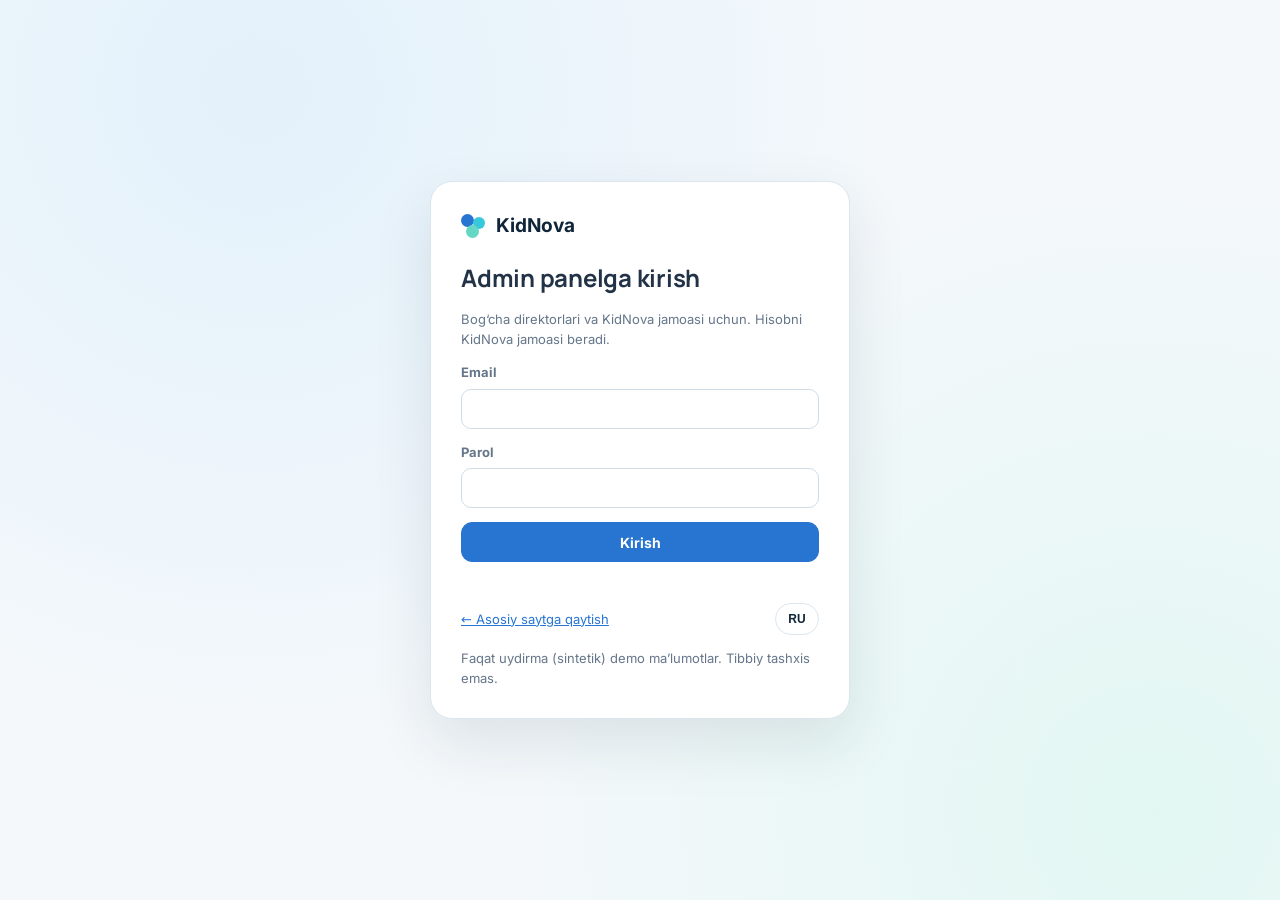
<file: admin.html>
<!doctype html>
<html lang="uz">
<head>
  <meta charset="utf-8"><meta name="viewport" content="width=device-width,initial-scale=1">
  <meta name="robots" content="noindex,nofollow"><meta name="theme-color" content="#10243A">
  <title>KidNova Admin</title>
  <link rel="icon" href="favicon.svg" type="image/svg+xml">
  <link rel="preload" href="fonts/inter-latin.woff2" as="font" type="font/woff2" crossorigin>
  <link rel="stylesheet" href="fonts/fonts.css">
  <link rel="stylesheet" href="admin.css?v=20261120-fix">
</head>
<body>
  <div class="adm-login" id="loginView" hidden>
    <form class="adm-login-card" id="loginForm" novalidate>
      <a class="adm-brand" href="/"><span class="adm-mark" aria-hidden="true"><i></i><i></i><i></i></span><b>KidNova</b></a>
      <h1 data-t="loginTitle">Admin panelga kirish</h1>
      <p class="adm-muted" data-t="loginIntro">Bog‘cha direktorlari va KidNova jamoasi uchun. Hisobni KidNova jamoasi beradi.</p>
      <label><span data-t="email">Email</span><input name="email" type="email" autocomplete="username" required maxlength="254"></label>
      <label><span data-t="password">Parol</span><input name="password" type="password" autocomplete="current-password" required minlength="8"></label>
      <button class="adm-btn adm-btn-primary" type="submit" data-t="signIn">Kirish</button>
      <p class="adm-error" id="loginError" role="alert"></p>
      <div class="adm-login-foot"><a href="/" data-t="backToSite">← Asosiy saytga qaytish</a><button type="button" class="adm-lang" data-lang-toggle>EN</button></div>
      <small class="adm-muted" data-t="syntheticOnly">Faqat uydirma (sintetik) demo ma’lumotlar. Tibbiy tashxis emas.</small>
    </form>
  </div>

  <div class="adm-app" id="appView" hidden>
    <aside class="adm-side">
      <a class="adm-brand" href="/"><span class="adm-mark" aria-hidden="true"><i></i><i></i><i></i></span><b>KidNova</b></a>
      <div class="adm-org" id="orgBox"></div>
      <nav class="adm-nav" id="nav" aria-label="Admin"></nav>
      <div class="adm-side-foot">
        <button type="button" class="adm-lang" data-lang-toggle>EN</button>
        <button type="button" class="adm-btn adm-btn-ghost" id="signOut" data-t="signOut">Chiqish</button>
      </div>
    </aside>
    <main class="adm-main">
      <header class="adm-top"><h1 id="viewTitle"></h1><span class="adm-pill" id="rolePill"></span></header>
      <p class="adm-status" id="status" role="status" aria-live="polite"></p>
      <section id="view" aria-live="polite"></section>
    </main>
  </div>

  <dialog class="adm-dialog" id="dialog"><div id="dialogBody"></div></dialog>

  <script src="supabase-config.js" defer></script>
  <script src="i18n-ru.js?v=20261120-fix" defer></script>
  <script src="admin-config.js?v=20261116-admin" defer></script>
  <script src="supabase-client.js?v=20261116-admin" defer></script>
  <script src="admin.js?v=20261120-fix" defer></script>
</body>
</html>
</file>
<file: fonts/fonts.css>
/* Inter and Manrope (SIL Open Font License), self-hosted: Latin + Latin Extended, variable weight */
@font-face{font-family:'Inter';font-style:normal;font-weight:400 700;font-display:swap;src:url(inter-latin.woff2) format('woff2');unicode-range:U+0000-00FF, U+0131, U+0152-0153, U+02BB-02BC, U+02C6, U+02DA, U+02DC, U+0304, U+0308, U+0329, U+2000-206F, U+20AC, U+2122, U+2191, U+2193, U+2212, U+2215, U+FEFF, U+FFFD}
@font-face{font-family:'Inter';font-style:normal;font-weight:400 700;font-display:swap;src:url(inter-latin-ext.woff2) format('woff2');unicode-range:U+0100-02BA, U+02BD-02C5, U+02C7-02CC, U+02CE-02D7, U+02DD-02FF, U+0304, U+0308, U+0329, U+1D00-1DBF, U+1E00-1E9F, U+1EF2-1EFF, U+2020, U+20A0-20AB, U+20AD-20C4, U+2113, U+2C60-2C7F, U+A720-A7FF}
@font-face{font-family:'Manrope';font-style:normal;font-weight:600 800;font-display:swap;src:url(manrope-latin.woff2) format('woff2');unicode-range:U+0000-00FF, U+0131, U+0152-0153, U+02BB-02BC, U+02C6, U+02DA, U+02DC, U+0304, U+0308, U+0329, U+2000-206F, U+20AC, U+2122, U+2191, U+2193, U+2212, U+2215, U+FEFF, U+FFFD}
@font-face{font-family:'Manrope';font-style:normal;font-weight:600 800;font-display:swap;src:url(manrope-latin-ext.woff2) format('woff2');unicode-range:U+0100-02BA, U+02BD-02C5, U+02C7-02CC, U+02CE-02D7, U+02DD-02FF, U+0304, U+0308, U+0329, U+1D00-1DBF, U+1E00-1E9F, U+1EF2-1EFF, U+2020, U+20A0-20AB, U+20AD-20C4, U+2113, U+2C60-2C7F, U+A720-A7FF}
</file>
<file: styles.css>
:root{--navy:#10243a;--navy-deep:#081a2d;--blue:#2775d1;--cyan:#37c9db;--mint:#65d8c5;--pale:#eaf6fb;--bg:#f7fafc;--white:#fff;--text:#223247;--muted:#65768a;--line:#dce6ee;--success:#16a47a;--amber:#e49c36;--shadow:0 24px 70px rgba(16,36,58,.1);--radius:24px;--container:1180px}
*{box-sizing:border-box}html{scroll-behavior:smooth;scroll-padding-top:86px}body{margin:0;font-family:Inter,system-ui,sans-serif;color:var(--text);background:var(--bg);line-height:1.65;-webkit-font-smoothing:antialiased}body.menu-open{overflow:hidden}h1,h2,h3,p{margin-top:0}h1,h2,h3,.brand{font-family:Manrope,Inter,sans-serif}a{color:inherit;text-decoration:none}button,input{font:inherit}button{cursor:pointer}.container{width:min(var(--container),calc(100% - 40px));margin-inline:auto}.skip-link{position:fixed;left:16px;top:-80px;z-index:200;background:white;padding:10px 16px;border-radius:10px}.skip-link:focus{top:12px}.site-header{position:fixed;top:0;left:0;right:0;z-index:100;border-bottom:1px solid transparent;transition:.25s}.site-header.scrolled{background:rgba(247,250,252,.9);backdrop-filter:blur(20px);border-color:rgba(16,36,58,.08);box-shadow:0 8px 30px rgba(16,36,58,.05)}.nav-shell{height:78px;display:flex;align-items:center;gap:28px}.brand{display:inline-flex;align-items:center;gap:10px;font-size:22px;font-weight:800;letter-spacing:-.8px;color:var(--navy)}.brand-mark{width:31px;height:31px;position:relative;display:inline-block;flex:0 0 auto}.brand-mark i{position:absolute;width:13px;height:13px;border-radius:50%;background:var(--blue)}.brand-mark i:nth-child(1){left:2px;top:3px}.brand-mark i:nth-child(2){right:1px;top:7px;background:var(--cyan)}.brand-mark i:nth-child(3){left:8px;bottom:1px;background:var(--mint)}.brand-mark.small{transform:scale(.72);margin:-6px}.brand-mark.large{transform:scale(1.35);margin:9px}.desktop-nav{display:flex;align-items:center;gap:23px;margin-left:auto;font-size:13px;font-weight:600;color:#53677b}.desktop-nav a{transition:.2s}.desktop-nav a:hover{color:var(--blue)}.nav-actions{display:flex;align-items:center;gap:10px}.language-toggle{display:flex;border:1px solid #cddae3;border-radius:10px;background:rgba(255,255,255,.7);padding:3px}.language-toggle span{padding:5px 7px;border-radius:7px;font-size:12px;font-weight:700;color:#7d8b99}.language-toggle span.active{background:var(--navy);color:white}.button{display:inline-flex;align-items:center;justify-content:center;gap:9px;border:1px solid transparent;border-radius:12px;padding:13px 20px;font-weight:700;font-size:14px;transition:transform .2s,box-shadow .2s,background .2s}.button:hover{transform:translateY(-2px)}.button-primary{background:var(--blue);color:white;box-shadow:0 10px 25px rgba(39,117,209,.23)}.button-primary:hover{background:#1c65bd}.button-small{padding:10px 15px;font-size:12px}.button-ghost{border-color:#c7d6e2;background:rgba(255,255,255,.65);color:var(--navy)}.button-outline-blue{background:white;color:var(--blue);border-color:#afcae8}.menu-toggle{display:none;border:0;background:transparent;width:42px;height:42px;padding:11px}.menu-toggle span{display:block;height:2px;background:var(--navy);margin:6px;border-radius:2px}.mobile-menu{position:fixed;top:70px;left:12px;right:12px;background:white;border:1px solid var(--line);border-radius:18px;padding:15px;box-shadow:var(--shadow)}.mobile-menu a{display:block;padding:12px 10px;font-weight:650}.mobile-menu .button{margin-top:8px;color:white}.hero{min-height:830px;padding:145px 0 30px;position:relative;overflow:hidden;background:radial-gradient(circle at 76% 38%,#d6f4f8 0,transparent 34%),linear-gradient(180deg,#f7fbfd 0,#eef7fb 68%,#fff 100%)}.hero:before{content:"";position:absolute;inset:0;background-image:linear-gradient(rgba(39,117,209,.05) 1px,transparent 1px),linear-gradient(90deg,rgba(39,117,209,.05) 1px,transparent 1px);background-size:60px 60px;mask-image:linear-gradient(90deg,transparent,#000,transparent)}.hero-orb{position:absolute;border-radius:50%;filter:blur(1px);opacity:.7}.orb-one{width:380px;height:380px;background:#9fe3ec33;right:-100px;top:120px}.orb-two{width:180px;height:180px;background:#76aef133;left:4%;bottom:20px}.hero-grid{position:relative;display:grid;grid-template-columns:1.05fr .95fr;gap:60px;align-items:center}.eyebrow,.kicker{font-size:12px;font-weight:800;letter-spacing:2px;text-transform:uppercase;color:var(--blue)}.eyebrow{display:flex;align-items:center;gap:9px}.eyebrow>span:first-child{width:7px;height:7px;background:var(--cyan);border-radius:50%;box-shadow:0 0 0 5px rgba(55,201,219,.15)}h1{font-size:clamp(48px,6vw,78px);line-height:1.06;letter-spacing:-4px;color:var(--navy);margin:25px 0 26px;max-width:690px}h1 em{font-style:normal;color:var(--blue)}.hero-lede{font-size:18px;line-height:1.75;color:#51677b;max-width:665px}.hero-actions{display:flex;gap:12px;flex-wrap:wrap;margin:30px 0}.play-icon{width:23px;height:23px;display:grid;place-items:center;border-radius:50%;background:#dcecf9;color:var(--blue);font-size:12px}.trust-row{display:flex;gap:20px;flex-wrap:wrap;margin-top:30px}.trust-row span{display:flex;align-items:center;gap:7px;font-size:12px;color:#627487}.trust-row b{font-weight:600}.check{font-style:normal;color:var(--success);font-size:12px}.robot-stage{height:560px;position:relative;border-radius:40px;background:linear-gradient(145deg,rgba(255,255,255,.85),rgba(215,241,247,.75));border:1px solid rgba(39,117,209,.12);box-shadow:0 40px 90px rgba(16,36,58,.12),inset 0 0 60px rgba(255,255,255,.8);overflow:hidden;touch-action:pan-y}.robot-stage canvas{position:absolute;inset:0;width:100%;height:100%;cursor:grab}.robot-stage canvas:active{cursor:grabbing}.stage-label{position:absolute;left:24px;top:22px;display:flex;gap:9px;align-items:center;font-size:12px;font-weight:800;letter-spacing:1.5px;color:#5c7184}.live-dot,.status-dot,.online{width:7px;height:7px;border-radius:50%;background:var(--cyan);display:inline-block;box-shadow:0 0 0 4px rgba(55,201,219,.14)}.floating-card{position:absolute;background:rgba(255,255,255,.82);backdrop-filter:blur(14px);border:1px solid rgba(255,255,255,.9);border-radius:16px;padding:13px 15px;box-shadow:0 16px 35px rgba(16,36,58,.12);display:flex;flex-direction:column}.floating-card small{font-size:12px;letter-spacing:1.2px;color:#718396}.floating-card b{font-size:14px;color:var(--navy)}.screening-card{left:18px;top:150px}.screening-card b{display:flex;align-items:center;gap:8px}.reading-card{right:18px;bottom:120px}.reading-card>span{font-size:12px;color:#718396}.scene-controls{position:absolute;bottom:20px;left:0;right:0;display:flex;justify-content:center;gap:8px}.scene-controls button{border:1px solid rgba(39,117,209,.15);background:rgba(255,255,255,.8);color:#53687c;padding:8px 12px;border-radius:30px;font-size:12px}.hero-meta{position:relative;margin-top:55px;padding-top:20px;border-top:1px solid #d9e6ee;display:flex;justify-content:center;gap:25px;color:#6f8192;font-size:12px;letter-spacing:.5px}.section{padding:80px 0}.section-heading{max-width:720px}.section-heading h2,.impact-intro h2,.contact-shell h2{font-size:clamp(34px,4vw,54px);line-height:1.12;letter-spacing:-2.4px;color:var(--navy);margin:14px 0 18px}.section-heading h2 span,.impact-intro h2 span,.contact-shell h2 span{color:var(--blue)}.section-heading>p{color:var(--muted);max-width:650px}.section-heading.centered{text-align:center;margin:0 auto 50px}.section-heading.centered>p{margin-inline:auto}.split-intro{display:grid;grid-template-columns:1fr 1fr;gap:100px;align-items:end}.intro-copy p{color:var(--muted);font-size:16px}.about-grid{display:grid;grid-template-columns:1.25fr .75fr .75fr;gap:18px;margin-top:50px}.about-card{background:white;border:1px solid var(--line);border-radius:var(--radius);padding:30px;min-height:275px;position:relative;overflow:hidden;box-shadow:0 15px 45px rgba(16,36,58,.05)}.about-card.large{background:var(--navy);color:white}.about-card.accent{background:#e6f7f7}.about-card .number{font-size:12px;color:#7e92a4}.about-card h3{font-size:22px;margin:45px 0 10px}.about-card p{color:var(--muted);font-size:14px}.about-card.large p{color:#b8c7d4;max-width:460px}.people-row{position:absolute;bottom:27px;right:30px;display:flex}.people-row span{width:43px;height:43px;background:white;border:3px solid var(--navy);border-radius:50%;display:grid;place-items:center;margin-left:-9px}.map-pulse{position:absolute;right:20px;bottom:18px;font-size:12px;letter-spacing:1px;color:var(--blue)}.map-pulse i{display:block;margin:auto;width:18px;height:18px;border-radius:50%;background:var(--cyan);box-shadow:0 0 0 10px #37c9db1d,0 0 0 22px #37c9db0e}.vision-section{background:white}.vision-grid{display:grid;grid-template-columns:1fr 1fr;gap:18px}.vision-card{min-height:430px;border:1px solid var(--line);border-radius:30px;padding:45px;position:relative;overflow:hidden;background:linear-gradient(145deg,#fff,#f0f7fb)}.vision-card.dark{background:var(--navy);color:white;border-color:transparent}.vision-card h2{font-size:clamp(26px,3vw,39px);line-height:1.25;letter-spacing:-1.4px;margin-top:30px}.vision-card.dark h2{color:white}.kicker.light{color:#65e5ea}.vision-orbit{position:absolute;width:270px;height:270px;border:1px solid #ffffff15;border-radius:50%;right:-80px;bottom:-90px;box-shadow:0 0 0 45px #ffffff08,0 0 0 90px #ffffff05}.vision-orbit i{position:absolute;width:8px;height:8px;background:var(--cyan);border-radius:50%}.vision-orbit i:nth-child(1){left:15px;top:80px}.vision-orbit i:nth-child(2){right:45px;top:5px}.vision-orbit i:nth-child(3){left:100px;bottom:10px}.values-row{display:flex;gap:10px;flex-wrap:wrap;margin-top:22px}.values-row span{border:1px solid var(--line);border-radius:50px;background:white;padding:10px 15px;font-size:12px;font-weight:650;color:#53677a}.soft{background:#eef5f8}.problem-grid{display:grid;grid-template-columns:repeat(4,1fr);gap:16px}.problem-card{background:white;border:1px solid #dce7ed;border-radius:20px;padding:24px;min-height:300px;transition:.25s}.problem-card:hover{transform:translateY(-7px);box-shadow:var(--shadow);border-color:#a9cee9}.problem-card>.icon-box{width:49px;height:49px;border-radius:13px;background:#eaf4fb;color:var(--blue);display:grid;place-items:center;font-size:23px;margin-bottom:38px}.problem-card>span{font-size:12px;color:#8ba0af}.problem-card h3{font-size:18px;margin:10px 0}.problem-card p{font-size:13px;color:var(--muted)}.solution .section-heading{margin-bottom:35px}.solution-shell{height:640px;max-width:1010px;margin:auto;position:relative;background:radial-gradient(circle,#e9f7fa 0,transparent 60%);border:1px solid var(--line);border-radius:35px;overflow:hidden}.solution-shell:before,.solution-shell:after{content:"";position:absolute;border:1px dashed #b9d6e5;border-radius:50%;inset:120px 280px}.solution-shell:after{inset:190px 350px}.solution-center{position:absolute;inset:0;margin:auto;width:180px;height:180px;border-radius:50%;background:var(--navy);color:white;display:flex;flex-direction:column;align-items:center;justify-content:center;z-index:2;box-shadow:0 25px 60px rgba(16,36,58,.25)}.solution-center b{font-size:24px}.solution-center small{font-size:12px;color:#a9c2d0;text-align:center}.solution-node{position:absolute;display:flex;gap:12px;align-items:center;background:white;border:1px solid var(--line);border-radius:16px;padding:14px;min-width:210px;box-shadow:0 15px 35px rgba(16,36,58,.07)}.solution-node>span{width:43px;height:43px;background:#e9f5fb;color:var(--blue);border-radius:12px;display:grid;place-items:center;font-weight:800}.solution-node div{display:flex;flex-direction:column}.solution-node b{font-size:12px}.solution-node small{font-size:12px;color:var(--muted)}.n1{left:35px;top:75px}.n2{right:35px;top:75px}.n3{left:25px;top:285px}.n4{right:25px;top:285px}.n5{left:115px;bottom:65px}.n6{right:115px;bottom:65px}.workflow-section{background:white}.workflow{display:grid;grid-template-columns:repeat(7,1fr);position:relative;margin-top:55px}.workflow:before{content:"";position:absolute;height:2px;background:#dbe8ee;left:7%;right:7%;top:51px}.workflow-step{border:0;background:none;position:relative;z-index:1;display:flex;flex-direction:column;align-items:center;color:#788b9c}.workflow-step>span{font-size:12px;font-weight:800;margin-bottom:9px}.workflow-step>i{font-style:normal;width:58px;height:58px;border:2px solid #d7e5eb;background:white;border-radius:50%;display:grid;place-items:center;font-size:20px;transition:.2s}.workflow-step>b{font-size:12px;margin-top:12px}.workflow-step.active{color:var(--blue)}.workflow-step.active>i{background:var(--blue);border-color:var(--blue);box-shadow:0 0 0 8px #2775d116;color:white}.workflow-detail{margin:45px auto 0;max-width:780px;border:1px solid var(--line);background:#f8fbfd;border-radius:18px;padding:22px;display:grid;grid-template-columns:auto 1fr 80px;gap:20px;align-items:center}.workflow-detail>span{font-size:12px;color:var(--blue);font-weight:800}.workflow-detail h3{font-size:18px;margin:0 0 3px}.workflow-detail p{font-size:12px;color:var(--muted);margin:0}.workflow-progress{height:5px;background:#e2ebf0;border-radius:5px;overflow:hidden}.workflow-progress i{display:block;height:100%;width:14.2%;background:var(--blue);transition:.3s}.demo-section{background:var(--navy);color:white}.demo-intro{display:grid;grid-template-columns:1fr .75fr;gap:80px;align-items:end;margin-bottom:45px}.demo-intro h2{font-size:clamp(36px,4.4vw,58px);line-height:1.1;letter-spacing:-2.5px;margin:14px 0 0}.demo-intro h2 span{color:var(--cyan)}.demo-intro>p{color:#aec1d0}.demo-app{min-height:650px;background:#f6f9fb;color:var(--text);border-radius:28px;display:grid;grid-template-columns:220px 1fr;overflow:hidden;box-shadow:0 35px 80px rgba(0,0,0,.25)}.demo-sidebar{background:#0a1c2e;color:white;padding:25px 20px;display:flex;flex-direction:column}.demo-brand{display:grid;grid-template-columns:38px 1fr;align-items:center}.demo-brand .brand-mark{grid-row:span 2}.demo-brand b{font-size:13px}.demo-brand small{font-size:12px;letter-spacing:1px;color:#7f9aac}.demo-nav{list-style:none;margin:45px 0;padding:0}.demo-nav li{display:flex;align-items:center;gap:10px;padding:10px 0;color:#71899b;font-size:12px}.demo-nav li span{width:25px;height:25px;border:1px solid #294157;border-radius:50%;display:grid;place-items:center}.demo-nav li.active{color:white}.demo-nav li.active span{background:var(--cyan);color:var(--navy);border-color:var(--cyan)}.demo-safety{margin-top:auto;padding:12px;background:#102941;border:1px solid #234059;border-radius:12px;display:flex;gap:9px}.demo-safety span{width:18px;height:18px;border:1px solid #4c7187;border-radius:50%;display:grid;place-items:center;font-size:12px}.demo-safety p{font-size:12px;color:#9bb0bf;margin:0}.demo-main{position:relative;min-width:0}.demo-topbar{height:60px;border-bottom:1px solid #dde7ed;display:flex;align-items:center;justify-content:space-between;padding:0 25px;font-size:12px;color:#647789}.demo-topbar>span{display:flex;align-items:center;gap:8px}.demo-topbar button{border:0;background:none;color:var(--blue);font-size:12px}.demo-screen{display:none;padding:35px 45px}.demo-screen.active{display:block;animation:screenIn .35s ease}.screen-heading{display:flex;gap:14px;align-items:flex-start;margin-bottom:30px}.screen-heading>span{width:36px;height:36px;border-radius:10px;background:#e3f1f9;color:var(--blue);display:grid;place-items:center;font-size:12px;font-weight:800}.screen-heading h3{margin:0 0 3px;font-size:22px}.screen-heading p{margin:0;color:var(--muted);font-size:12px}.child-options{display:grid;grid-template-columns:1fr 1fr;gap:13px}.child-card{border:1px solid var(--line);background:white;border-radius:15px;padding:17px;display:flex;align-items:center;gap:12px;text-align:left}.child-card.selected{border:2px solid var(--blue);box-shadow:0 7px 22px #2775d11a}.child-card>i{margin-left:auto;color:var(--blue);opacity:0}.child-card.selected>i{opacity:1}.child-card div{display:flex;flex-direction:column}.child-card b{font-size:12px}.child-card small{font-size:12px;color:var(--muted)}.child-avatar{width:43px;height:43px;border-radius:50%;background:#d9f3ef;color:#158d77;display:grid;place-items:center;font-weight:800}.child-avatar.blue{background:#dfebfb;color:#2775d1}.scenario-toggle{display:flex;align-items:center;gap:10px;margin:25px 0;padding:14px;background:#eef4f7;border-radius:12px}.scenario-toggle>span{font-size:12px;font-weight:700;margin-right:auto}.scenario-toggle label{background:white;border:1px solid #d8e4eb;padding:7px 10px;border-radius:8px;font-size:12px}.scenario-toggle input{accent-color:var(--blue);vertical-align:middle}.demo-next{float:right}.demo-next:disabled{opacity:.45;cursor:not-allowed}.rfid-stage{height:340px;border:1px dashed #abc9da;background:white;border-radius:20px;display:flex;flex-direction:column;align-items:center;justify-content:center;position:relative;overflow:hidden}.scan-line{position:absolute;width:175px;height:2px;background:var(--cyan);box-shadow:0 0 14px var(--cyan);animation:scan 1.5s ease-in-out infinite}.rfid-status{margin-top:25px;text-align:center;display:flex;flex-direction:column;align-items:center}.rfid-status b{font-size:12px}.rfid-status small{font-size:12px;color:var(--muted)}.spinner{width:15px;height:15px;border:2px solid #d6e5ed;border-top-color:var(--blue);border-radius:50%;animation:spin 1s linear infinite;margin-bottom:8px}.measurement-ring{width:220px;height:220px;margin:0 auto;position:relative}.measurement-ring svg{width:100%;transform:rotate(-90deg)}.measurement-ring circle{fill:none;stroke:#e1ebf0;stroke-width:8}.measurement-ring .progress-circle{stroke:var(--cyan);stroke-linecap:round;stroke-dasharray:377;stroke-dashoffset:377;transition:stroke-dashoffset .15s linear}.measurement-ring>div{position:absolute;inset:0;display:flex;flex-direction:column;align-items:center;justify-content:center}.measurement-ring strong{font-size:36px;color:var(--navy)}.measurement-ring span{font-size:12px;color:var(--muted)}.measurement-list{display:grid;grid-template-columns:repeat(3,1fr);gap:10px;margin-top:18px}.measurement-list>span{display:grid;grid-template-columns:31px 1fr;align-items:center;background:white;border:1px solid var(--line);border-radius:11px;padding:10px}.measurement-list i{grid-row:span 2;width:25px;height:25px;border-radius:7px;background:#eaf4fb;color:var(--blue);display:grid;place-items:center;font-style:normal;font-size:12px}.measurement-list b{font-size:12px}.measurement-list em{font-style:normal;font-size:12px;color:var(--muted)}.result-grid{display:grid;grid-template-columns:repeat(3,1fr);gap:12px}.result-grid article{background:white;border:1px solid var(--line);border-radius:14px;padding:17px;display:flex;flex-direction:column}.result-grid article>span{color:var(--blue)}.result-grid small{font-size:12px;color:var(--muted);margin-top:12px}.result-grid b{font-size:24px}.result-grid em{font-style:normal;font-size:12px;color:var(--muted)}.result-grid em.ok{color:var(--success)}.result-grid em.warn{color:#bf7420}.result-note{display:flex;gap:13px;background:#eaf8f4;border:1px solid #bde4d9;border-radius:13px;padding:15px;margin:18px 0}.result-note.warn{background:#fff4e5;border-color:#f0ce9f}.result-note>span{width:30px;height:30px;border-radius:50%;background:var(--success);color:white;display:grid;place-items:center}.result-note.warn>span{background:var(--amber)}.result-note b{font-size:12px}.result-note p{font-size:12px;color:var(--muted);margin:2px 0}.phone{width:330px;margin:0 auto 20px;background:#e7f2f8;border:8px solid #1a3044;border-radius:28px;overflow:hidden;box-shadow:0 20px 45px #10243a1f}.phone-top{background:white;padding:11px;display:flex;justify-content:space-between;align-items:center;font-size:12px}.message{margin:18px 12px;background:white;padding:15px;border-radius:14px;display:flex;flex-direction:column}.message>small{font-size:12px;color:var(--muted)}.message>b{font-size:12px;margin:7px 0}.message>p{font-size:12px;color:#536679}.message>em{font-size:12px;color:#7b8d9d;font-style:normal}.message-metrics{display:grid;grid-template-columns:repeat(3,1fr);gap:5px;margin-bottom:12px}.message-metrics span{background:#eef5f8;border-radius:8px;padding:7px;display:flex;flex-direction:column}.message-metrics small{font-size:12px;color:#748797}.message-metrics b{font-size:13px}.status-board{display:grid;grid-template-columns:repeat(4,1fr);gap:14px;margin-top:45px}.status-column{border:1px solid var(--line);background:white;border-radius:18px;padding:20px}.status-head{display:flex;align-items:center;gap:10px;padding-bottom:16px;border-bottom:1px solid #e6edf2}.status-head>span{width:10px;height:10px;border-radius:50%}.status-head.implemented>span{background:var(--success)}.status-head.development>span{background:var(--blue)}.status-head.planned>span{background:#8d9baa}.status-head.validation>span{background:var(--amber)}.status-head div{display:flex;flex-direction:column}.status-head b{font-size:12px}.status-head small{font-size:12px;color:var(--muted)}.status-column ul{list-style:none;padding:12px 0 0;margin:0}.status-column li{font-size:12px;padding:7px 0;color:#526679}.status-column li:before{content:"✓";color:var(--success);margin-right:8px}.roadmap-section{background:var(--navy);color:white}.roadmap-section .section-heading h2{color:white}.roadmap-section .section-heading h2 span{color:var(--cyan)}.roadmap-tabs{display:grid;grid-template-columns:repeat(3,1fr);gap:10px}.roadmap-tabs button{background:#142c44;border:1px solid #29445b;color:#91a8b9;border-radius:15px;padding:16px;text-align:left;display:grid;grid-template-columns:35px 1fr;gap:3px 10px}.roadmap-tabs span{grid-row:span 2;width:31px;height:31px;border-radius:9px;background:#203b53;display:grid;place-items:center;font-size:12px}.roadmap-tabs b{font-size:12px}.roadmap-tabs small{font-size:12px}.roadmap-tabs button.active{background:white;color:var(--navy);border-color:white}.roadmap-tabs button.active span{background:var(--blue);color:white}.roadmap-detail{margin-top:18px;border:1px solid #29445b;border-radius:20px;padding:35px;display:grid;grid-template-columns:.85fr 1.15fr;gap:70px;background:#0c2034}.roadmap-detail>div>span{font-size:12px;color:var(--cyan);letter-spacing:1.5px}.roadmap-detail h3{font-size:27px;margin:10px 0}.roadmap-detail p{font-size:12px;color:#9db1c0}.roadmap-detail ul{margin:0;padding:0;list-style:none;display:grid;grid-template-columns:1fr 1fr;gap:10px}.roadmap-detail li{font-size:12px;color:#c3d1dc;padding:10px;border-bottom:1px solid #284056}.roadmap-detail li:before{content:"○";color:var(--cyan);margin-right:8px}.comparison-wrap{overflow-x:auto;margin-top:35px;border:1px solid var(--line);border-radius:20px;background:white}.comparison-wrap table{width:100%;min-width:850px;border-collapse:collapse}.comparison-wrap th,.comparison-wrap td{padding:18px;border-bottom:1px solid #e4ebf0;text-align:center;font-size:12px}.comparison-wrap th:first-child{text-align:left}.comparison-wrap thead th{font-size:12px;color:#738697;background:#f4f8fa}.comparison-wrap tbody th{font-size:12px}.comparison-wrap td{color:#9aabba;font-size:14px}.comparison-wrap tr.featured{background:#eaf5fb}.comparison-wrap tr.featured td{color:var(--blue)}.comparison-wrap tr.featured th{color:var(--navy)}.comparison-wrap th small{display:block;font-weight:500;color:var(--muted)}.legend{display:flex;gap:20px;padding:14px 18px;font-size:12px;color:var(--muted)}.legend span{display:flex;gap:5px}.legend i{color:var(--blue);font-style:normal}.business-section{background:#f0f6f8}.business-flow{display:grid;grid-template-columns:1fr auto 170px auto 1fr;align-items:center;gap:22px;margin-top:45px}.customer-list,.revenue-list{background:white;border:1px solid var(--line);border-radius:20px;padding:22px;display:flex;flex-direction:column;gap:10px}.customer-list small,.revenue-list small{font-size:12px;letter-spacing:1px;color:var(--blue);font-weight:800;margin-bottom:8px}.customer-list span,.revenue-list span{font-size:12px;padding:8px 10px;background:#f4f8fa;border-radius:8px}.business-core{aspect-ratio:1;border-radius:50%;background:var(--navy);color:white;display:flex;flex-direction:column;align-items:center;justify-content:center;text-align:center}.business-core b{font-size:18px}.business-core small{font-size:12px;color:#91a8ba}.flow-arrow{color:#8eb2c5}.recurring-note{display:grid;grid-template-columns:43px 1fr auto;align-items:center;gap:15px;margin-top:20px;background:white;border:1px solid var(--line);border-radius:16px;padding:15px 20px}.recurring-note>span{width:40px;height:40px;border-radius:12px;background:#e8f4fb;color:var(--blue);display:grid;place-items:center;font-size:20px}.recurring-note b{font-size:12px}.recurring-note p{font-size:12px;color:var(--muted);margin:1px 0}.recurring-note em{font-style:normal;font-size:12px;color:#8b9aa7}.technician-section{background:#092038;color:white;padding-bottom:0}.technician-grid{display:grid;grid-template-columns:.9fr 1.1fr;gap:90px;align-items:center}.technician-section .section-heading h2{color:white}.technician-section .section-heading h2 span{color:var(--cyan)}.technician-section .section-heading p{color:#9db2c2}.planned-pill{display:inline-flex;margin-top:18px;padding:8px 11px;border:1px solid #30516a;border-radius:30px;color:#a7bdca;font-size:12px}.network-visual{height:450px;position:relative}.network-visual:before,.network-visual:after{content:"";position:absolute;inset:40px 90px;border:1px dashed #2d4b63;border-radius:50%}.network-visual:after{inset:95px 145px}.network-center{position:absolute;inset:0;margin:auto;width:140px;height:140px;border-radius:50%;background:var(--blue);display:flex;flex-direction:column;align-items:center;justify-content:center;z-index:2}.network-center span{font-size:32px}.network-center b{font-size:12px}.network-node{position:absolute;width:100px;height:100px;border-radius:50%;background:#132e46;border:1px solid #2b4a62;display:flex;flex-direction:column;align-items:center;justify-content:center;font-size:22px}.network-node b{font-size:12px;margin-top:4px}.network-node.a{left:35px;top:60px}.network-node.b{right:30px;top:60px}.network-node.c{left:45px;bottom:35px}.network-node.d{right:40px;bottom:35px}.benefit-strip{display:grid;grid-template-columns:repeat(5,1fr);border-top:1px solid #29445a;margin-top:20px}.benefit-strip span{padding:22px 10px;text-align:center;border-right:1px solid #29445a;font-size:12px;color:#a4b8c6}.architecture-map{margin-top:40px;max-width:900px;margin-inline:auto}.arch-layer{border:1px solid var(--line);border-radius:18px;padding:18px;background:white}.arch-layer>small{display:block;font-size:12px;letter-spacing:1.2px;font-weight:800;color:var(--muted);margin-bottom:14px}.arch-layer>div{display:grid;grid-template-columns:1fr auto 1fr auto 1fr;align-items:center;gap:15px}.arch-layer article{border:1px solid #e0e9ee;border-radius:12px;padding:15px;text-align:center;display:flex;flex-direction:column;align-items:center}.arch-layer article>span{width:40px;height:40px;border-radius:10px;background:#e9f4fb;color:var(--blue);display:grid;place-items:center;margin-bottom:7px;font-weight:800}.arch-layer article b{font-size:12px}.arch-layer article.dashed{border-style:dashed}.proposed-layer{background:#fffaf2;border-color:#ead6b8}.proposed-layer>small{color:#b0782c}.existing-layer{border:2px solid var(--blue)}.existing-layer>small{color:var(--blue)}.future-layer{background:#f4f8fa}.arch-connector{display:flex;flex-direction:column;align-items:center;padding:7px;color:var(--blue);font-size:13px}.arch-connector span{font-size:12px;color:var(--muted)}.architecture-note{max-width:800px;margin:22px auto 0;padding:12px 15px;background:#edf4f7;border-radius:10px;font-size:12px;color:var(--muted)}.trust-section{background:var(--navy);color:white}.trust-section .section-heading h2{color:white}.trust-section .section-heading h2 span{color:var(--cyan)}.trust-section .section-heading p{color:#9fb3c2}.trust-grid{display:grid;grid-template-columns:repeat(3,1fr);gap:14px}.trust-grid article{border:1px solid #29455c;background:#132c44;border-radius:17px;padding:22px}.trust-grid article>span{width:38px;height:38px;border-radius:10px;background:#1d3e58;color:var(--cyan);display:grid;place-items:center}.trust-grid h3{font-size:14px;margin:17px 0 7px}.trust-grid p{font-size:12px;color:#9fb3c2;margin:0}.regulatory-note{margin-top:20px;border:1px solid #5d5260;background:#312c3b;border-radius:15px;padding:17px;display:flex;gap:15px}.regulatory-note b{color:#f6c981;font-size:12px}.regulatory-note p{font-size:12px;color:#c8bac6;margin:0}.market-section{background:#eef5f8}.expansion-path{display:grid;grid-template-columns:1fr auto 1fr auto 1fr auto 1fr;align-items:center;margin:40px 0}.expansion-path>div{background:white;border:1px solid var(--line);border-radius:16px;padding:20px;display:flex;flex-direction:column}.expansion-path>div>span{font-size:12px;color:var(--blue)}.expansion-path b{font-size:14px;margin-top:8px}.expansion-path small{font-size:12px;color:var(--muted)}.expansion-path>i{font-style:normal;color:#8aabba;padding:8px}.market-cards{display:grid;grid-template-columns:repeat(3,1fr);gap:15px}.market-cards article{background:white;border:1px solid var(--line);border-radius:18px;padding:24px}.market-cards article>span{font-size:28px;font-weight:800;color:#c4d9e5}.market-cards h3{font-size:15px;margin:20px 0 8px}.market-cards p{font-size:12px;color:var(--muted)}.market-cards article>b{display:inline-block;background:#eef4f7;border-radius:30px;padding:6px 9px;font-size:12px;color:#758897}.research-section{background:white}.evidence-list{margin-top:40px;border-top:1px solid var(--line)}.evidence-list details{border-bottom:1px solid var(--line)}.evidence-list summary{list-style:none;display:grid;grid-template-columns:45px 1fr auto;align-items:center;padding:19px 5px;cursor:pointer}.evidence-list summary::-webkit-details-marker{display:none}.evidence-list summary>span{font-size:12px;color:var(--blue)}.evidence-list summary div{display:flex;flex-direction:column}.evidence-list summary b{font-size:14px}.evidence-list summary small{font-size:12px;color:var(--muted)}.evidence-list summary i{font-style:normal}.evidence-list details[open] summary i{transform:rotate(45deg)}.evidence-list details>p{font-size:12px;color:var(--muted);padding:0 50px 20px;max-width:760px}.impact-section{background:linear-gradient(135deg,#112e48,#0a2036);color:white}.impact-section .container{display:grid;grid-template-columns:.75fr 1.25fr;gap:80px}.impact-intro h2{color:white}.impact-intro h2 span{color:var(--cyan)}.impact-intro p{color:#9eb4c4}.impact-metrics{display:grid;grid-template-columns:1fr 1fr}.impact-metrics article{padding:25px;border-left:1px solid #2c485f;border-bottom:1px solid #2c485f;display:flex;flex-direction:column}.impact-metrics b{font-size:12px}.impact-metrics span{font-size:12px;color:#8fa5b5;margin-top:5px}.team-grid{display:grid;grid-template-columns:repeat(3,1fr);gap:15px}.team-placeholder{background:white;border:1px solid var(--line);border-radius:18px;padding:15px}.photo-placeholder{height:230px;background:linear-gradient(135deg,#e8f1f5,#f8fbfc);border-radius:12px;display:grid;place-items:center}.photo-placeholder span{width:40px;height:40px;border:1px dashed #9db3c1;border-radius:50%;display:grid;place-items:center;color:#8298a7}.team-placeholder>div:last-child{padding:16px 5px 5px}.team-placeholder small{font-size:12px;color:var(--blue)}.team-placeholder h3{font-size:16px;margin:6px 0}.team-placeholder p{font-size:12px;color:var(--muted)}.linkedin-placeholder{font-size:12px;color:#8395a4}.contact-section{padding-top:40px}.contact-shell{background:var(--navy);color:white;border-radius:30px;padding:60px;display:grid;grid-template-columns:1fr 1fr;gap:70px}.contact-shell h2{color:white}.contact-shell h2 span{color:var(--cyan)}.contact-shell>div>p{color:#9fb3c2}.contact-note{display:flex;gap:10px;background:#152e46;border:1px solid #2a465d;border-radius:12px;padding:12px}.contact-note span{width:19px;height:19px;border:1px solid #5e7d92;border-radius:50%;display:grid;place-items:center;font-size:12px}.contact-note p{font-size:12px;color:#8fa7b8;margin:0}.inquiry-list{display:flex;flex-direction:column;gap:9px}.inquiry-list a{display:grid;grid-template-columns:35px 1fr auto;gap:12px;align-items:center;background:white;color:var(--text);border-radius:13px;padding:13px}.inquiry-list a>span{width:34px;height:34px;border-radius:9px;background:#eaf4fb;display:grid;place-items:center}.inquiry-list div{display:flex;flex-direction:column}.inquiry-list b{font-size:12px}.inquiry-list small{font-size:12px;color:var(--muted)}.inquiry-list i{font-style:normal;color:var(--blue)}.site-footer{background:#07192b;color:#8ca3b5;padding:65px 0 20px}.footer-grid{display:grid;grid-template-columns:2fr 1fr 1fr 1.4fr;gap:50px}.footer-brand{color:white}.footer-grid>div{display:flex;flex-direction:column;align-items:flex-start;gap:8px}.footer-grid p{font-size:12px}.footer-grid>div>b{color:white;font-size:12px;margin-bottom:8px}.footer-grid a,.footer-grid>div>span{font-size:12px}.development-badge{border:1px solid #29445b;border-radius:30px;padding:6px 10px!important}.development-badge i{width:6px;height:6px;border-radius:50%;background:var(--cyan);display:inline-block;margin-right:5px}.footer-bottom{border-top:1px solid #21394e;margin-top:45px;padding-top:17px;display:flex;justify-content:space-between;font-size:12px}.reveal{opacity:0;transform:translateY(22px);transition:opacity .65s ease,transform .65s ease}.reveal.visible{opacity:1;transform:none}@keyframes screenIn{from{opacity:0;transform:translateY(8px)}to{opacity:1;transform:none}}@keyframes scan{0%,100%{transform:translateY(-55px)}50%{transform:translateY(55px)}}@keyframes spin{to{transform:rotate(360deg)}}
@media(max-width:1050px){.desktop-nav{display:none}.menu-toggle{display:block}.hero-grid{grid-template-columns:1fr}.hero{padding-top:125px}.hero-copy{max-width:760px}.robot-stage{max-width:680px;width:100%;margin:auto}.about-grid{grid-template-columns:1fr 1fr}.about-card.large{grid-column:span 2}.problem-grid{grid-template-columns:1fr 1fr}.solution-shell{height:850px}.solution-shell:before,.solution-shell:after{display:none}.solution-node{min-width:calc(50% - 55px)}.n1,.n3,.n5{left:35px}.n2,.n4,.n6{right:35px}.n1,.n2{top:40px}.n3,.n4{top:230px}.n5,.n6{bottom:40px}.solution-center{width:160px;height:160px}.workflow{grid-template-columns:repeat(4,1fr);gap:20px}.workflow:before{display:none}.demo-app{grid-template-columns:190px 1fr}.status-board{grid-template-columns:1fr 1fr}.technician-grid{gap:35px}.business-flow{grid-template-columns:1fr 120px 1fr}.business-flow .flow-arrow{display:none}.impact-section .container{grid-template-columns:1fr}.contact-shell{grid-template-columns:1fr}.footer-grid{grid-template-columns:2fr 1fr 1fr}.footer-grid>div:last-child{grid-column:2/4}}
@media(max-width:760px){.container{width:min(100% - 28px,var(--container))}.site-header{background:rgba(247,250,252,.94);backdrop-filter:blur(18px)}.nav-shell{height:68px}.desktop-demo{display:none}.hero{min-height:auto;padding:112px 0 30px}.hero-grid{gap:35px}h1{font-size:45px;letter-spacing:-2.8px}.hero-lede{font-size:15px}.trust-row{gap:10px}.trust-row span{width:100%}.robot-stage{height:460px;border-radius:28px}.screening-card{top:90px}.reading-card{bottom:80px}.hero-meta{flex-wrap:wrap;gap:8px;margin-top:35px}.hero-meta span:nth-child(2){display:none}.section{padding:56px 0}.split-intro{grid-template-columns:1fr;gap:20px}.section-heading h2,.impact-intro h2,.contact-shell h2{font-size:35px;letter-spacing:-1.6px}.about-grid,.vision-grid,.problem-grid{grid-template-columns:1fr}.about-card.large{grid-column:auto}.vision-card{min-height:360px;padding:30px}.solution-shell{height:auto;display:flex;flex-direction:column;padding:20px;gap:9px}.solution-center,.solution-node{position:relative;inset:auto!important;width:100%;min-width:0}.solution-center{height:150px;border-radius:22px}.workflow{grid-template-columns:1fr 1fr;gap:12px}.workflow-step{border:1px solid var(--line);border-radius:13px;padding:12px}.workflow-step>i{width:45px;height:45px}.workflow-detail{grid-template-columns:1fr}.demo-intro{grid-template-columns:1fr;gap:12px}.demo-app{grid-template-columns:1fr;min-height:auto}.demo-sidebar{padding:16px}.demo-brand{max-width:220px}.demo-nav{display:grid;grid-template-columns:repeat(5,1fr);margin:20px 0}.demo-nav li{flex-direction:column;text-align:center}.demo-nav li b{display:none}.demo-safety{display:none}.demo-main{min-height:610px}.demo-screen{padding:28px 20px}.child-options,.result-grid{grid-template-columns:1fr}.scenario-toggle{align-items:flex-start;flex-wrap:wrap}.scenario-toggle>span{width:100%}.measurement-list{grid-template-columns:1fr}.phone{width:min(100%,330px)}.status-board,.roadmap-tabs,.roadmap-detail,.trust-grid,.market-cards,.team-grid{grid-template-columns:1fr}.roadmap-detail{gap:20px;padding:24px}.roadmap-detail ul{grid-template-columns:1fr}.comparison-wrap{margin-left:-14px;margin-right:-14px;border-radius:0}.business-flow{grid-template-columns:1fr}.business-core{width:150px;margin:auto}.recurring-note{grid-template-columns:40px 1fr}.recurring-note em{grid-column:2}.technician-grid{grid-template-columns:1fr}.network-visual{height:400px}.network-node{width:82px;height:82px}.network-node.a,.network-node.c{left:0}.network-node.b,.network-node.d{right:0}.benefit-strip{grid-template-columns:1fr 1fr}.arch-layer>div{grid-template-columns:1fr}.arch-layer>div>i{transform:rotate(90deg);text-align:center}.expansion-path{grid-template-columns:1fr}.expansion-path>i{transform:rotate(90deg);text-align:center}.impact-metrics{grid-template-columns:1fr}.contact-shell{padding:32px 22px}.footer-grid{grid-template-columns:1fr 1fr}.footer-grid>div:first-child{grid-column:span 2}.footer-grid>div:last-child{grid-column:span 2}.footer-bottom{flex-direction:column;gap:8px}.values-row span{font-size:12px}.language-toggle{margin-left:auto}}

/* Team member profiles */
.team-section .team-grid{gap:18px;align-items:stretch}
.team-section .team-card{display:flex;min-width:0;flex-direction:column;overflow:hidden;padding:14px;background:linear-gradient(145deg,rgba(255,255,255,.98),rgba(243,249,252,.94));border:1px solid rgba(148,180,201,.32);border-radius:20px;box-shadow:0 15px 45px rgba(16,36,58,.06);transition:transform .25s ease,box-shadow .25s ease,border-color .25s ease}
.team-section .team-card:hover{transform:translateY(-4px);border-color:rgba(39,117,209,.28);box-shadow:0 22px 50px rgba(16,36,58,.11)}
.team-section .team-photo{width:100%;aspect-ratio:3/4;display:grid;place-items:center;overflow:hidden;background:linear-gradient(145deg,#edf5f8,#f9fcfd);border:1px solid rgba(148,180,201,.24);border-radius:14px}
.team-section .team-photo img{display:block;width:100%;height:100%;object-fit:contain;object-position:center}
.team-section .team-card-copy{display:flex;flex:1;flex-direction:column;padding:18px 6px 8px}
.team-section .team-card h3{margin:0 0 7px;color:var(--navy);font-size:18px;line-height:1.3;letter-spacing:-.3px}
.team-section .team-role{display:block;min-height:32px;margin-bottom:12px;color:var(--blue);font-size:11px;font-weight:800;line-height:1.45;letter-spacing:.7px;text-transform:uppercase}
.team-section .team-card p{margin:0;color:var(--muted);font-size:12px;line-height:1.7}
@media(max-width:900px){.team-section .team-grid{max-width:560px;margin-inline:auto;grid-template-columns:1fr}}
@media(max-width:760px){.team-section .team-card{padding:12px}.team-section .team-card-copy{padding:17px 5px 7px}.team-section .team-card h3{font-size:17px}}

.team-section .team-linkedin{display:inline-flex;align-items:center;gap:8px;width:100%;margin-top:auto;padding-top:16px;color:#0a66c2;border-top:1px solid rgba(39,117,209,.14);font-size:12px;font-weight:800;line-height:1.3;transition:color .2s ease,transform .2s ease}
.team-section .team-linkedin svg{width:18px;height:18px;flex:0 0 auto;fill:currentColor;transition:transform .2s ease}
.team-section .team-linkedin i{margin-left:auto;font-style:normal;transition:transform .2s ease}
.team-section .team-linkedin:hover{color:#084f96;transform:translateY(-1px)}
.team-section .team-linkedin:hover svg{transform:scale(1.06)}
.team-section .team-linkedin:hover i{transform:translate(2px,-2px)}
.team-section .team-linkedin:focus-visible{outline:3px solid var(--cyan);outline-offset:4px;border-radius:6px}

/* Partnership contact system */
.contact-section .contact-shell{position:relative;overflow:hidden}
.contact-section .contact-copy{min-width:0}
.contact-section .contact-email-panel{margin-top:25px;padding:17px 18px;background:rgba(21,46,70,.92);border:1px solid #2a526d;border-radius:16px;box-shadow:inset 0 1px 0 rgba(255,255,255,.04)}
.contact-section .contact-email-panel>span{display:block;margin-bottom:8px;color:#86a2b5;font-size:11px;font-weight:800;letter-spacing:1.2px;text-transform:uppercase}
.contact-section .contact-email-row{display:flex;align-items:center;justify-content:space-between;gap:12px;flex-wrap:wrap}
.contact-section .contact-email-link{color:var(--cyan);font-family:Manrope,Inter,sans-serif;font-size:clamp(17px,2vw,21px);font-weight:800;letter-spacing:-.35px;overflow-wrap:anywhere}
.contact-section .contact-email-link:hover{text-decoration:underline;text-underline-offset:4px}
.contact-section .copy-email-button{display:inline-flex;align-items:center;justify-content:center;gap:7px;min-height:38px;padding:8px 12px;color:#d8edf6;background:#203f58;border:1px solid #3b617b;border-radius:10px;font-size:12px;font-weight:750;transition:background .2s,border-color .2s,transform .2s}
.contact-section .copy-email-button:hover{background:#29506d;border-color:#5790ae;transform:translateY(-1px)}
.contact-section .copy-email-button.copied{color:#10243a;background:var(--cyan);border-color:var(--cyan)}
.contact-section :is(.contact-email-link,.copy-email-button,.inquiry-card):focus-visible{outline:3px solid var(--cyan);outline-offset:3px}
.contact-section .copy-email-status{min-height:18px;margin:7px 0 -2px;color:#8ee6e8;font-size:11px}
.contact-section .inquiry-list{gap:11px}
.contact-section .inquiry-list .inquiry-card{min-height:118px;grid-template-columns:42px 1fr auto;align-items:start;gap:14px;padding:17px 18px;border:1px solid rgba(255,255,255,.78);box-shadow:0 12px 28px rgba(3,16,29,.14);transition:transform .22s ease,box-shadow .22s ease,border-color .22s ease}
.contact-section .inquiry-list .inquiry-card:hover{transform:translateY(-3px);border-color:#7cc9dc;box-shadow:0 18px 34px rgba(3,16,29,.21)}
.contact-section .inquiry-list .inquiry-card>span{width:40px;height:40px;font-size:17px}
.contact-section .inquiry-list .inquiry-card>div{min-width:0}
.contact-section .inquiry-list .inquiry-card b{color:var(--navy);font-size:14px;line-height:1.35}
.contact-section .inquiry-list .inquiry-card p{margin:5px 0 8px;color:var(--muted);font-size:11px;line-height:1.55}
.contact-section .inquiry-list .inquiry-card small{color:var(--blue);font-size:11px;font-weight:800;line-height:1.35}
.contact-section .inquiry-list .inquiry-card i{align-self:center;font-size:17px;transition:transform .22s ease}
.contact-section .inquiry-list .inquiry-card:hover i{transform:translate(2px,-2px)}
@media(max-width:760px){.contact-section .contact-email-row{align-items:stretch;flex-direction:column}.contact-section .copy-email-button{width:100%}.contact-section .inquiry-list .inquiry-card{grid-template-columns:40px 1fr auto;padding:15px}.contact-section .inquiry-list .inquiry-card p{font-size:11px}}
@media(max-width:420px){h1{font-size:39px}.hero-actions .button{width:100%}.robot-stage{height:400px}.floating-card{transform:scale(.84)}.screening-card{left:3px}.reading-card{right:3px}.scene-controls button span{display:none}.problem-card{min-height:240px}.network-center{width:120px;height:120px}.network-visual:before{inset:50px}.network-visual:after{inset:100px}.about-card{min-height:240px}.footer-grid{grid-template-columns:1fr}.footer-grid>div:first-child,.footer-grid>div:last-child{grid-column:auto}}
@media(prefers-reduced-motion:reduce){html{scroll-behavior:auto}*,*:before,*:after{animation-duration:.01ms!important;animation-iteration-count:1!important;transition-duration:.01ms!important}.reveal{opacity:1;transform:none}}

/* Supabase-backed synthetic demo status, RFID wristband and persisted history */
.backend-status{margin:0 24px;padding:10px 14px;border-bottom:1px solid #e1eaf0;background:#f0f6fa;color:#536b7d;font-size:12px;line-height:1.5;overflow-wrap:anywhere}
.backend-status[data-state="ok"]{color:#176c59;background:#eff9f6}
.backend-status[data-state="error"]{color:#9a482e;background:#fff5ef}
.backend-status[data-state="warning"]{color:#8a5b19;background:#fff8e9}
.rfid-band{position:relative;width:190px;height:118px;margin:0 auto 18px;border-radius:28px;background:linear-gradient(145deg,#e5f5f7,#fff 55%,#d6e9f1);border:1px solid #c6dae5;box-shadow:0 16px 38px rgba(16,36,58,.13);display:grid;place-items:center;overflow:hidden}
.rfid-band:before,.rfid-band:after{content:"";position:absolute;width:52px;height:154px;border:8px solid rgba(39,117,209,.28);border-radius:35px;transform:rotate(35deg)}
.rfid-band:before{left:-20px}.rfid-band:after{right:-20px;border-color:rgba(55,201,219,.35)}
.rfid-band-chip{z-index:1;padding:7px 13px;border-radius:9px;background:#10243a;color:#fff;font-size:12px;font-weight:850;letter-spacing:1.3px}
.rfid-band-mark{position:absolute;right:13px;bottom:10px;color:#2775d1;font-size:28px;font-weight:800}
.rfid-stage.done .rfid-band{box-shadow:0 0 0 5px rgba(22,164,122,.13),0 16px 38px rgba(16,36,58,.13);border-color:#16a47a}
.rfid-stage .scan-line{pointer-events:none}
.persistent-history{margin:0 24px 22px;padding:18px 20px;background:#fff;border:1px solid #dce7ed;border-radius:16px;box-shadow:0 10px 28px rgba(16,36,58,.04)}
.persistent-history h3{margin:0 0 3px;color:var(--navy);font-size:16px}
.persistent-history .history-note,.persistent-history .history-empty{margin:0;color:var(--muted);font-size:12px}
.persistent-history ul{list-style:none;margin:12px 0 0;padding:0;display:grid;grid-template-columns:repeat(2,minmax(0,1fr));gap:9px}
.persistent-history li{min-width:0;padding:11px 12px;border:1px solid #e2ebf0;border-radius:11px;display:flex;flex-direction:column;overflow-wrap:anywhere}
.persistent-history li b{color:var(--navy);font-size:12px}
.persistent-history li span,.persistent-history li small{color:#627789;font-size:11px;line-height:1.5}
@media(max-width:760px){.backend-status{margin:0 14px;padding:9px 11px}.persistent-history{margin:0 14px 16px;padding:15px}.persistent-history ul{grid-template-columns:1fr}}
.demo-auth-panel{margin:14px 24px 0;padding:17px 18px;border:1px solid #dce7ed;border-radius:15px;background:linear-gradient(135deg,#fff,#f4f9fc);box-shadow:0 8px 22px rgba(16,36,58,.04)}
.demo-login-form{display:grid;grid-template-columns:minmax(0,1fr) minmax(170px,.75fr) minmax(170px,.75fr) auto;align-items:end;gap:12px}
.demo-login-form>div{grid-column:1/-1}.demo-login-form b{display:block;color:var(--navy);font-size:14px}.demo-login-form p{margin:2px 0 0;color:var(--muted);font-size:12px}
.demo-login-form label{display:grid;gap:4px;color:#607589;font-size:11px;font-weight:700}.demo-login-form input{width:100%;min-width:0;border:1px solid #ccdbe4;border-radius:9px;padding:9px 11px;background:#fff;color:var(--navy);font-size:13px}.demo-login-form input:focus{outline:3px solid rgba(39,117,209,.2);border-color:var(--blue)}
.demo-login-form .auth-error{grid-column:1/-1;color:#9a482e;margin:0}.demo-login-form .auth-error:empty{display:none}.demo-auth-user{display:flex;align-items:center;gap:12px;flex-wrap:wrap}.auth-role{font-size:12px;font-weight:800;color:var(--navy);background:#eaf4fb;border-radius:20px;padding:6px 10px}.auth-email{font-size:12px;color:var(--muted);overflow-wrap:anywhere}.demo-reset-day,.auth-signout{border:1px solid #d1dfe7;border-radius:9px;padding:7px 11px;background:#fff;color:#536b7d;font-size:12px;font-weight:700}.demo-reset-day{margin-left:auto;border-color:#e6c98d;background:#fff9eb;color:#8a5b19}.demo-reset-day:disabled{opacity:.55;cursor:wait}.auth-signout{margin-left:0}.demo-screen[hidden]{display:none!important}
.persistent-history li .record-warning,.persistent-history li .record-ok{font-size:11px}.persistent-history li .record-warning{color:#9a482e}.persistent-history li .record-ok{color:#176c59}
.persistent-history li .record-review-done,.persistent-history li .record-review-pending{font-size:11px;color:#627789}.persistent-history li .record-review-button{align-self:flex-start;margin-top:4px;padding:6px 9px;border:1px solid #c7dbea;border-radius:8px;background:#f3f8fc;color:#245d8f;font-size:11px;font-weight:700}.persistent-history li .record-review-button:hover:not(:disabled){background:#e7f2fa}.persistent-history li .record-review-button:disabled{opacity:.55;cursor:wait}
.demo-auth-panel [hidden],.demo-screen[hidden],.demo-next[hidden],.child-card[hidden]{display:none!important}
.result-grid em.warning{color:#bf7420}
@media(max-width:760px){.demo-auth-panel{margin:12px 14px 0;padding:14px}.demo-login-form{grid-template-columns:1fr}.demo-login-form>div,.demo-login-form .auth-error{grid-column:1}.demo-login-form .button{width:100%}.demo-reset-day,.auth-signout{margin-left:0}}

/* Review pass: demo pane fills its window, larger readable type */
@media(min-width:761px){
.demo-screen{padding:44px 52px}
.child-card{padding:26px 22px}
.child-card b{font-size:16px}
.child-card small{font-size:13px}
.scenario-toggle{margin:32px 0;padding:20px}
.scenario-toggle>span,.scenario-toggle label{font-size:14px}
.scenario-toggle label{padding:10px 14px}
}

/* Simulated RFID stage */
.scan-line{width:230px}
.rfid-stage{height:380px}
.rfid-status b{font-size:16px}.rfid-status small{font-size:13px}
@media(min-width:761px){
.screen-heading p{font-size:14px}
.screen-heading h3{font-size:26px}
.measurement-ring{width:250px;height:250px}
.measurement-ring strong{font-size:44px}
.measurement-ring span{font-size:14px}
.measurement-list{gap:14px;margin-top:28px}
.measurement-list>span{grid-template-columns:40px 1fr;padding:16px;border-radius:14px}
.measurement-list i{width:32px;height:32px;font-size:14px}
.measurement-list b{font-size:15px}.measurement-list em{font-size:13px}
.result-grid{gap:16px}
.result-grid article{padding:24px}
.result-grid article>span{font-size:18px}
.result-grid small{font-size:14px}.result-grid b{font-size:34px;margin:4px 0}.result-grid em{font-size:13px}
.result-note{padding:20px;margin:24px 0}
.result-note b{font-size:16px}.result-note p{font-size:14px}
.phone{width:380px}
.phone-top{padding:14px;font-size:14px}
.message{padding:20px}
.message>small{font-size:13px}.message>b{font-size:17px}.message>p{font-size:14px}.message>em{font-size:13px}
.message-metrics span{padding:10px}.message-metrics small{font-size:12px}.message-metrics b{font-size:18px}
#demoAgain{display:block;margin:0 auto}
}

/* Final pass: stable demo height, readable sidebar, clearer comparison marks */
@media(min-width:761px){
.demo-app{min-height:700px}
.demo-brand b{font-size:15px}.demo-brand small{font-size:12px}
.demo-nav li{font-size:15px;padding:12px 0}
.demo-nav li span{width:28px;height:28px;font-size:13px}
.demo-safety p{font-size:13px}
.demo-topbar{font-size:13px}.demo-topbar button{font-size:13px}
}
.comparison-wrap td{font-size:22px;text-align:center;color:var(--blue)}
.comparison-wrap thead th{font-size:13px;line-height:1.35}
.comparison-wrap tbody th{font-size:15px}
.comparison-wrap td:empty,.comparison-wrap td{font-weight:700}
.comparison-wrap .featured td{color:var(--blue);background:rgba(39,117,209,.07)}
.legend{font-size:13px}
.m{display:inline-block;width:18px;height:18px;border-radius:50%;vertical-align:middle;box-sizing:border-box}
.m.f{background:var(--blue)}
.m.h{border:2px solid var(--blue);background:linear-gradient(90deg,var(--blue) 50%,transparent 50%)}
.m.n{width:14px;height:2px;border-radius:2px;background:#b7c6d3}
.legend .m{width:14px;height:14px}.legend .m.n{width:12px;height:2px}
.legend{align-items:center}.legend span{align-items:center;gap:8px}

/* Demo upgrade: cursor, live measurements, history trend, RFID lock-on, slim rail */
@keyframes screenIn{from{opacity:0;transform:translateX(28px)}to{opacity:1;transform:none}}
.demo-app{position:relative}
.demo-step{margin-left:14px;padding-left:14px;border-left:1px solid #dde7ed;color:var(--navy);font-size:13px}
.auto-pill{margin-left:auto;margin-right:16px;border:0;border-radius:99px;background:#e8f3fb;color:var(--blue);font-size:12px;font-weight:700;padding:6px 12px;cursor:default;display:inline-flex;align-items:center;gap:6px}
.auto-pill[hidden]{display:none}
.auto-pill:not(.replay)::before{content:"";width:7px;height:7px;border-radius:50%;background:var(--cyan);animation:pulse 1.2s ease-in-out infinite}
.auto-pill.replay{cursor:pointer;background:var(--blue);color:#fff}
@keyframes pulse{50%{opacity:.3}}
.demo-topbar{gap:0}

.demo-cursor{position:absolute;left:0;top:0;z-index:30;pointer-events:none;transition:transform .8s cubic-bezier(.35,.1,.2,1);margin:-3px 0 0 -4px;filter:drop-shadow(0 4px 6px rgba(16,36,58,.3))}
.demo-cursor[hidden]{display:none}
.demo-cursor svg{display:block;transition:transform .12s}
.demo-cursor.press svg{transform:scale(.82)}
.demo-cursor::after{content:"";position:absolute;left:2px;top:0;width:26px;height:26px;margin:-9px 0 0 -9px;border-radius:50%;border:2px solid var(--blue);opacity:0}
.demo-cursor.press::after{animation:ripple .5s ease-out}
@keyframes ripple{from{opacity:.8;transform:scale(.3)}to{opacity:0;transform:scale(1.8)}}

/* RFID lock-on */
.rfid-band{position:relative;animation:rfidPulse 1.1s ease-out both}
@keyframes rfidPulse{from{transform:scale(1.08);opacity:.6}to{transform:none;opacity:1}}
.rfid-stage.done .scan-line{opacity:0;animation:none}

/* live measurements */
.measurement-list>span{position:relative;overflow:hidden}
.measurement-list .live{position:absolute;right:16px;top:50%;transform:translateY(-50%);text-decoration:none;font-weight:800;font-size:19px;color:var(--navy);opacity:.35}
.measurement-list>span.on .live{opacity:1;animation:land .45s ease-out}
@keyframes land{from{transform:translateY(-30%) scale(.8);opacity:0}to{transform:translateY(-50%);opacity:1}}
.measurement-list>span::after{content:"";position:absolute;left:0;bottom:0;height:3px;width:calc(var(--p,0)*100%);background:var(--cyan)}
.measurement-list>span.on::after{background:var(--success)}

/* results trend + alert */
.result-trend{background:#fff;border:1px solid var(--line);border-radius:14px;padding:16px 20px 10px;margin-top:16px}
.trend-head{display:flex;justify-content:space-between;align-items:center;font-size:13px;color:var(--muted)}
.trend-head b{font-weight:600}
.trend-head span{font-weight:800;font-size:15px}.trend-head .ok{color:var(--success)}.trend-head .warn{color:#bf7420}
.result-trend svg{width:100%;height:72px;display:block;margin-top:4px;overflow:visible}
.trend-line{stroke-dasharray:1;stroke-dashoffset:1;animation:draw 1.1s .15s ease-out forwards}
@keyframes draw{to{stroke-dashoffset:0}}
.trend-dot{opacity:0;animation:land2 .3s 1.1s forwards}
@keyframes land2{to{opacity:1}}
.result-grid article.alert{border-color:#f0ce9f;background:#fffaf2}
.result-grid article.alert b{color:#bf7420}
.message.alert{border-left:4px solid var(--amber)}
.message.alert .message-metrics span:first-child{background:#fff1dc}
.result-note{margin:16px 0}

@media(min-width:761px){
  .demo-app{grid-template-columns:92px 1fr;min-height:720px}
  .demo-sidebar{padding:22px 0;align-items:center}
  .demo-brand{display:block}.demo-brand b,.demo-brand small{display:none}
  .demo-nav{margin:36px 0;position:relative}
  .demo-nav li{justify-content:center;padding:14px 0;position:relative}
  .demo-nav li b{display:none}
  .demo-nav li span{width:34px;height:34px;font-size:14px;background:#0a1c2e;position:relative;z-index:1}
  .demo-nav li:not(:last-child)::after{content:"";position:absolute;left:50%;top:calc(50% + 17px);height:calc(100% - 6px);width:2px;margin-left:-1px;background:#1f3a52}
  .demo-nav li.complete span{background:#144a5a;border-color:var(--cyan);color:var(--cyan)}
  .demo-safety{padding:0;border:0;background:none}.demo-safety p{display:none}
  .demo-safety span{width:28px;height:28px}
}
@media(min-width:1000px){
  .demo-section{overflow-x:clip}
  .demo-app{margin-right:calc(50% - 50vw);border-radius:28px 0 0 28px}
}
@media(max-width:760px){.demo-step,.auto-pill{display:none}.demo-cursor{display:none}}
.result-trend svg{height:76px}
@media(min-width:761px){.demo-screen{padding:34px 52px 26px}.screen-heading{margin-bottom:22px}}
.demo-topbar .demo-step{margin-right:auto}.demo-topbar .auto-pill{margin-left:0}

/* Revert the edge bleed: keep the demo window inside the page width */
@media(min-width:1000px){
  .demo-section{overflow-x:visible}
  .demo-app{margin-right:0;border-radius:28px}
}
.demo-nav li:not(:last-child)::after{top:calc(50% + 17px);height:calc(100% - 20px);z-index:0}
.demo-nav li span{z-index:1}

/* Scroll motion */
.scroll-progress{position:fixed;top:0;left:0;right:0;height:3px;z-index:200;transform-origin:0 50%;transform:scaleX(0);background:linear-gradient(90deg,var(--blue),var(--cyan));pointer-events:none}
.motion .sr{opacity:0;transform:translateY(28px) scale(.98);transition:opacity .7s ease var(--d,0ms),transform .8s cubic-bezier(.2,.7,.2,1) var(--d,0ms)}
.motion .sr.sr-in{opacity:1;transform:none}
.motion .section-heading h2 span,.motion .impact-intro h2 span,.motion .demo-intro h2 span{background:linear-gradient(90deg,currentColor,currentColor) 0 100%/0 .09em no-repeat;transition:background-size .9s .25s cubic-bezier(.2,.7,.2,1);padding-bottom:.04em}
.motion .section-heading h2 span.swept,.motion .impact-intro h2 span.swept,.motion .demo-intro h2 span.swept{background-size:100% .09em}
.hero-orb,.robot-stage{will-change:transform}
@media(prefers-reduced-motion:reduce){.sr{opacity:1!important;transform:none!important}}
.motion .section-heading h2 span,.motion .impact-intro h2 span,.motion .demo-intro h2 span{background-image:linear-gradient(90deg,color-mix(in srgb,currentColor 28%,transparent),color-mix(in srgb,currentColor 28%,transparent))}
.motion .section-heading h2 span.swept,.motion .impact-intro h2 span.swept,.motion .demo-intro h2 span.swept{background-size:100% .12em}

/* Market sizing: scoped upgrade for TAM / SAM / SOM */
.market-section .market-cards{gap:18px;align-items:stretch}
.market-section .market-card{position:relative;display:flex;flex-direction:column;min-width:0;overflow:visible;padding:28px;border:1px solid rgba(179,204,219,.72);border-radius:22px;background:linear-gradient(145deg,rgba(255,255,255,.94),rgba(246,251,253,.82));box-shadow:0 18px 48px rgba(16,36,58,.07);backdrop-filter:blur(16px);transition:transform .25s ease,border-color .25s ease,box-shadow .25s ease}
.market-section .market-card:before{content:"";position:absolute;left:28px;right:28px;top:0;height:3px;border-radius:0 0 4px 4px;background:linear-gradient(90deg,var(--blue),var(--cyan));opacity:.72}
.market-section .market-card:hover{transform:translateY(-4px);border-color:rgba(39,117,209,.3);box-shadow:0 24px 58px rgba(16,36,58,.1)}
.market-section .market-card-top{display:flex;align-items:center;justify-content:space-between;gap:14px;margin-bottom:28px}
.market-section .market-acronym{font-size:13px;font-weight:800;letter-spacing:2px;color:var(--blue)}
.market-section .market-number{display:block;font-family:Manrope,Inter,sans-serif;font-size:clamp(44px,4vw,58px);font-weight:800;line-height:1;letter-spacing:-2.8px;color:var(--navy);font-variant-numeric:tabular-nums}
.market-section .market-unit{display:block;min-height:38px;margin-top:10px;font-size:11px;font-weight:800;line-height:1.4;letter-spacing:.8px;text-transform:uppercase;color:#70869a}
.market-section .market-card h3{margin:22px 0 10px;font-size:18px;line-height:1.35;color:var(--navy)}
.market-section .market-card>p:not(.market-caution){flex:1;margin-bottom:0;font-size:13px;line-height:1.75;color:var(--muted)}
.market-section .market-caution{margin:20px 0 0;padding:12px 14px;border:1px solid rgba(228,156,54,.22);border-radius:12px;background:rgba(255,248,235,.75);font-size:11px;line-height:1.55;color:#7c612e}
.market-section .market-info{position:relative;z-index:4}
.market-section .market-info button{width:28px;height:28px;padding:0;border:1px solid #c9dce7;border-radius:50%;background:rgba(255,255,255,.82);font-size:13px;font-weight:800;color:var(--blue);box-shadow:0 5px 14px rgba(16,36,58,.06)}
.market-section .market-info button:hover,.market-section .market-info button:focus-visible{outline:none;border-color:var(--blue);box-shadow:0 0 0 4px rgba(39,117,209,.12)}
.market-section .market-tooltip{position:absolute;right:0;top:36px;width:250px;padding:12px 14px;border:1px solid rgba(170,197,214,.75);border-radius:12px;background:rgba(8,26,45,.96);box-shadow:0 14px 35px rgba(8,26,45,.2);font-size:11px;font-weight:600;line-height:1.55;color:white;opacity:0;visibility:hidden;transform:translateY(-4px);transition:.18s;pointer-events:none}
.market-section .market-info:hover .market-tooltip,.market-section .market-info:focus-within .market-tooltip{opacity:1;visibility:visible;transform:translateY(0)}
.market-section .market-sr-only{position:absolute;width:1px;height:1px;padding:0;margin:-1px;overflow:hidden;clip:rect(0,0,0,0);white-space:nowrap;border:0}
.market-section .market-methodology{margin-top:22px;padding:26px 28px;border:1px solid rgba(179,204,219,.78);border-radius:20px;background:rgba(255,255,255,.62);box-shadow:0 14px 38px rgba(16,36,58,.05);backdrop-filter:blur(12px)}
.market-section .methodology-heading{display:flex;align-items:flex-end;justify-content:space-between;gap:28px;padding-bottom:20px;border-bottom:1px solid rgba(185,205,218,.72)}
.market-section .methodology-heading>div>span{font-size:10px;font-weight:800;letter-spacing:1.7px;color:var(--blue)}
.market-section .methodology-heading h3{margin:5px 0 0;font-size:20px;color:var(--navy)}
.market-section .methodology-heading>p{margin:0;font-size:12px;font-weight:700;color:#667c90}
.market-section .methodology-body{display:grid;grid-template-columns:minmax(0,1.3fr) minmax(260px,.7fr);gap:34px;padding-top:22px}
.market-section .market-formulas{display:grid;gap:10px}
.market-section .market-formulas p{display:grid;grid-template-columns:50px 1fr;gap:12px;margin:0;padding:10px 0;border-bottom:1px solid rgba(204,220,230,.62);font-size:12px;line-height:1.55;color:#526a7f}
.market-section .market-formulas p:last-child{border-bottom:0}
.market-section .market-formulas b{color:var(--blue);letter-spacing:.8px}
.market-section .market-limitations{padding-left:26px;border-left:1px solid rgba(185,205,218,.72)}
.market-section .market-limitations>p{position:relative;margin:0 0 10px;padding-left:16px;font-size:11px;line-height:1.6;color:#61778a}
.market-section .market-limitations>p:before{content:"";position:absolute;left:0;top:.65em;width:5px;height:5px;border-radius:50%;background:var(--cyan)}
.market-section .market-sources{display:flex;flex-wrap:wrap;gap:8px 12px;margin-top:17px;padding-top:15px;border-top:1px solid rgba(204,220,230,.7);font-size:11px}
.market-section .market-sources>span{width:100%;font-weight:800;letter-spacing:1px;text-transform:uppercase;color:var(--navy)}
.market-section .market-sources a{color:var(--blue);font-weight:700;text-decoration:underline;text-decoration-color:rgba(39,117,209,.25);text-underline-offset:3px}
.market-section .market-sources a:hover,.market-section .market-sources a:focus-visible{text-decoration-color:currentColor}
@media(max-width:900px){
.market-section .market-cards{grid-template-columns:1fr}
.market-section .market-card{padding:26px}
.market-section .market-card:before{left:26px;right:26px}
.market-section .market-unit{min-height:0}
}
@media(max-width:760px){
.market-section .market-number{font-size:46px;letter-spacing:-2px}
.market-section .market-methodology{padding:22px 20px}
.market-section .methodology-heading{align-items:flex-start;flex-direction:column;gap:10px}
.market-section .methodology-body{grid-template-columns:1fr;gap:20px}
.market-section .market-limitations{padding:20px 0 0;border-left:0;border-top:1px solid rgba(185,205,218,.72)}
.market-section .market-tooltip{width:min(250px,calc(100vw - 64px))}
}
@media(max-width:420px){
.market-section .market-card{padding:22px}
.market-section .market-card:before{left:22px;right:22px}
.market-section .market-card-top{margin-bottom:22px}
.market-section .market-number{font-size:42px}
.market-section .market-formulas p{grid-template-columns:1fr;gap:3px}
}

/* Research & validation: evidence maturity and expandable records */
.research-section .evidence-legend{display:flex;flex-wrap:wrap;gap:8px;margin-top:28px}
.research-section .evidence-legend span,.research-section .evidence-tags span{display:inline-flex;align-items:center;gap:7px;border:1px solid transparent;border-radius:999px;padding:7px 10px;font-size:10px;font-weight:800;line-height:1.2;letter-spacing:.35px}
.research-section .evidence-legend span:before,.research-section .evidence-tags span:before{content:"";width:6px;height:6px;border-radius:50%;background:currentColor;flex:0 0 auto}
.research-section .reported{background:#edf5ff;border-color:#cfe0f4!important;color:#286db9}
.research-section .preliminary{background:#eafafa;border-color:#c8ecee!important;color:#148595}
.research-section .verified{background:#edf9f5;border-color:#ccebe0!important;color:#168467}
.research-section .proposed{background:#fff7e9;border-color:#f0dfbd!important;color:#a66f1e}
.research-section .planned,.research-section .unverified{background:#f1f5f7;border-color:#dce6ec!important;color:#687d8e}
.research-section .evidence-list{display:grid;gap:12px;margin-top:24px;border-top:0}
.research-section .evidence-list details{overflow:hidden;border:1px solid var(--line);border-radius:18px;background:linear-gradient(145deg,rgba(255,255,255,.98),rgba(247,251,253,.9));box-shadow:0 12px 34px rgba(16,36,58,.045);transition:border-color .25s,box-shadow .25s}
.research-section .evidence-list details[open]{border-color:rgba(39,117,209,.28);box-shadow:0 18px 46px rgba(16,36,58,.075)}
.research-section .evidence-list summary{grid-template-columns:48px 1fr 34px;gap:14px;padding:22px 24px;transition:background .2s}
.research-section .evidence-list summary:hover{background:rgba(235,246,250,.62)}
.research-section .evidence-list summary:focus-visible{outline:3px solid rgba(39,117,209,.2);outline-offset:-3px}
.research-section .evidence-list summary>span{width:40px;height:40px;display:grid;place-items:center;border:1px solid #d4e3eb;border-radius:12px;background:white;font-size:11px;font-weight:800;color:var(--blue);box-shadow:0 5px 15px rgba(16,36,58,.05)}
.research-section .evidence-list summary div{gap:2px}
.research-section .evidence-list summary b{font-size:15px;color:var(--navy)}
.research-section .evidence-list summary small{font-size:11px;font-weight:700;color:#6b8193}
.research-section .evidence-list summary i{width:32px;height:32px;display:grid;place-items:center;border:1px solid #d3e1e9;border-radius:50%;background:white;color:var(--blue);transition:transform .22s,background .22s}
.research-section .evidence-list details[open] summary i{transform:rotate(45deg);background:#edf6fb}
.research-section .evidence-panel{padding:0 24px 28px 86px}
.research-section .evidence-tags{display:flex;flex-wrap:wrap;gap:7px;margin-bottom:16px}
.research-section .evidence-panel>p{max-width:860px;margin:0 0 20px;font-size:13px;line-height:1.75;color:#566d80}
.research-section .survey-progress{max-width:760px;padding:20px;border:1px solid #d9e6ed;border-radius:15px;background:rgba(244,249,251,.9)}
.research-section .progress-heading,.research-section .progress-foot{display:flex;align-items:center;justify-content:space-between;gap:18px}
.research-section .progress-heading b{font-family:Manrope,Inter,sans-serif;font-size:24px;color:var(--navy)}
.research-section .progress-heading span{font-size:11px;font-weight:800;color:var(--blue)}
.research-section .progress-track{height:9px;overflow:hidden;margin:13px 0;border-radius:999px;background:#dfeaf0;box-shadow:inset 0 1px 2px rgba(16,36,58,.08)}
.research-section .progress-track span{display:block;height:100%;border-radius:inherit;background:linear-gradient(90deg,var(--blue),var(--cyan));box-shadow:0 0 18px rgba(55,201,219,.35)}
.research-section .progress-foot{font-size:10px;font-weight:700;color:#718697}
.research-section .clinical-considerations,.research-section .proposed-benefits{margin-top:18px;padding:22px;border:1px solid #d5e5ed;border-radius:16px;background:linear-gradient(145deg,#f2f9fc,#fbfdfe)}
.research-section .considerations-heading,.research-section .benefits-heading{display:flex;align-items:flex-end;justify-content:space-between;gap:20px;margin-bottom:16px}
.research-section .considerations-heading>div>span{font-size:9px;font-weight:800;letter-spacing:1.3px;color:var(--blue)}
.research-section .clinical-considerations h4,.research-section .proposed-benefits h4,.research-section .pilot-columns h4{margin:3px 0 0;font-size:15px;color:var(--navy)}
.research-section .considerations-heading small,.research-section .benefits-heading small{max-width:280px;text-align:right;font-size:10px;font-weight:700;color:#7b8e9d}
.research-section .clinical-considerations ul,.research-section .proposed-benefits ul,.research-section .pilot-columns ul{display:grid;grid-template-columns:1fr 1fr;gap:9px 22px;margin:0;padding:0;list-style:none}
.research-section .clinical-considerations li,.research-section .proposed-benefits li,.research-section .pilot-columns li{position:relative;padding-left:18px;font-size:11px;line-height:1.55;color:#566d80}
.research-section .clinical-considerations li:before,.research-section .proposed-benefits li:before,.research-section .pilot-columns li:before{content:"";position:absolute;left:0;top:.55em;width:7px;height:7px;border-radius:50%;background:var(--cyan);box-shadow:0 0 0 3px rgba(55,201,219,.12)}
.research-section .clinical-considerations>p{margin:18px 0 0;padding-top:14px;border-top:1px solid #d8e5ec;font-size:10px;font-weight:700;color:#788c9c}
.research-section .mentor-focus{display:grid;grid-template-columns:repeat(3,1fr);gap:10px;margin-top:18px}
.research-section .mentor-focus article{padding:18px;border:1px solid #dde8ee;border-radius:14px;background:#f8fbfc}
.research-section .mentor-focus article>span{font-size:10px;font-weight:800;color:var(--blue)}
.research-section .mentor-focus h4{margin:7px 0;font-size:13px;color:var(--navy)}
.research-section .mentor-focus p{margin:0;font-size:10px;line-height:1.6;color:#677d8f}
.research-section .prototype-stack{display:flex;flex-wrap:wrap;gap:8px;margin:-5px 0 20px}
.research-section .prototype-stack span{padding:7px 12px;border:1px solid #cfe0ea;border-radius:9px;background:#f4f9fb;font-family:Manrope,Inter,sans-serif;font-size:11px;font-weight:800;color:var(--navy)}
.research-section .pilot-columns{display:grid;grid-template-columns:1fr 1fr;gap:12px}
.research-section .pilot-columns>div{padding:20px;border:1px solid #dce8ee;border-radius:15px;background:#f8fbfc}
.research-section .pilot-columns ul{grid-template-columns:1fr;margin-top:13px}
.research-section .pilot-boundary{max-width:none!important;margin:14px 0 0!important;padding:12px 14px;border:1px solid #f0dfbd;border-radius:12px;background:#fff9ee;font-size:10px!important;font-weight:700;color:#83652f!important}
.research-section .evidence-slots{display:flex;flex-wrap:wrap;gap:9px;margin-top:18px}
.research-section .evidence-slots>div{min-width:210px;display:flex;align-items:center;justify-content:space-between;gap:18px;padding:10px 12px;border:1px dashed #c9dae4;border-radius:10px;background:rgba(248,251,252,.8);font-size:10px}
.research-section .evidence-slots span{font-weight:800;color:#51687b}
.research-section .evidence-slots em{font-style:normal;color:#8799a7}
@media(max-width:760px){
.research-section .evidence-legend{gap:6px}
.research-section .evidence-list summary{grid-template-columns:40px 1fr 30px;gap:11px;padding:18px 14px}
.research-section .evidence-list summary>span{width:36px;height:36px}
.research-section .evidence-list summary i{width:30px;height:30px}
.research-section .evidence-list summary b{font-size:14px}
.research-section .evidence-panel{padding:0 16px 22px}
.research-section .considerations-heading,.research-section .benefits-heading{align-items:flex-start;flex-direction:column;gap:6px}
.research-section .considerations-heading small,.research-section .benefits-heading small{text-align:left}
.research-section .clinical-considerations ul,.research-section .proposed-benefits ul,.research-section .pilot-columns ul{grid-template-columns:1fr}
.research-section .mentor-focus,.research-section .pilot-columns{grid-template-columns:1fr}
.research-section .evidence-slots>div{width:100%}
}
@media(max-width:420px){
.research-section .progress-heading,.research-section .progress-foot{align-items:flex-start;flex-direction:column;gap:3px}
.research-section .survey-progress,.research-section .clinical-considerations,.research-section .proposed-benefits{padding:17px}
}

html.i18n-pending body{visibility:hidden}

/* Founder-documented interview summaries inside the existing research accordions. */
.research-section .interview-report{display:grid;gap:14px}
.research-section .interview-report article{padding:17px 19px;border:1px solid rgba(204,220,230,.78);border-radius:14px;background:linear-gradient(145deg,rgba(255,255,255,.9),rgba(245,250,252,.78))}
.research-section .interview-report h4{margin:0 0 8px;font-size:13px;line-height:1.45;color:var(--navy)}
.research-section .interview-report p,.research-section .interview-report li{font-size:12px;line-height:1.7;color:#566d80}
.research-section .interview-report p{margin:0}
.research-section .interview-report ol,.research-section .interview-report ul{display:grid;gap:6px;margin:0;padding-left:20px}
.research-section .interview-report li::marker{color:var(--blue);font-weight:800}
.research-section .interview-report .report-limitations{border-color:#e5d9c5;background:linear-gradient(145deg,#fffaf1,#fffdf9)}
.research-section .interview-fields{margin-top:0;padding-top:14px}
@media(max-width:760px){
  .research-section .interview-report{gap:10px}
  .research-section .interview-report article{padding:15px}
}

/* Keep every header control inside the glass capsule on the narrowest phones. */
@media(max-width:340px){
  .site-header .nav-shell{gap:10px}
  .site-header .brand{gap:7px;font-size:19px;letter-spacing:-.6px}
  .site-header .nav-actions{gap:5px}
  .site-header .language-toggle span{padding-inline:5px}
}

.business-value-section{background:#eef5f8}
.business-value-section .section-heading h2{color:var(--navy)}
.benefit-cards{display:grid;grid-template-columns:repeat(3,minmax(0,1fr));gap:16px}
.benefit-card{min-width:0;padding:24px;border:1px solid rgba(179,204,219,.78);border-radius:19px;background:linear-gradient(145deg,rgba(255,255,255,.94),rgba(246,251,253,.84));box-shadow:0 14px 36px rgba(16,36,58,.055);transition:transform .25s ease,box-shadow .25s ease,border-color .25s ease}
.benefit-card:hover{transform:translateY(-3px);border-color:rgba(39,117,209,.32);box-shadow:0 20px 44px rgba(16,36,58,.09)}
.benefit-icon{width:42px;height:42px;display:grid;place-items:center;border-radius:13px;background:#e7f4fa;color:var(--blue);font-size:20px}
.benefit-card h3{margin:17px 0 8px;font-size:16px;line-height:1.4;color:var(--navy)}
.benefit-card p{margin:0;font-size:12px;line-height:1.75;color:#5d7285}
.business-value-statement{margin:22px 0 0;padding:17px 20px;border:1px solid rgba(55,201,219,.3);border-radius:14px;background:rgba(255,255,255,.72);font-size:13px;line-height:1.7;color:#39546b}
.comparison-heading{margin:52px auto 22px}
.comparison-heading h2{font-size:clamp(28px,3vw,38px)!important;margin:0!important}
.comparison-context{margin:9px 0 0;font-size:11px;line-height:1.6;color:#6d8192}
.value-comparison{overflow:hidden;border:1px solid rgba(179,204,219,.8);border-radius:19px;background:rgba(255,255,255,.92);box-shadow:0 14px 38px rgba(16,36,58,.05)}
.value-comparison table{width:100%;border-collapse:collapse;table-layout:fixed}
.value-comparison th,.value-comparison td{padding:16px 18px;border-bottom:1px solid #e4edf2;text-align:left;font-size:12px;line-height:1.6;color:#526a7f;overflow-wrap:anywhere}
.value-comparison thead th{background:#f3f8fa;color:var(--navy);font-size:11px;font-weight:800}
.value-comparison tbody th{width:22%;color:var(--navy);font-size:12px}
.value-comparison tbody tr:last-child th,.value-comparison tbody tr:last-child td{border-bottom:0}
.value-safeguards{display:grid;grid-template-columns:repeat(3,1fr);gap:12px;margin:16px 0 0;padding:0;list-style:none}
.value-safeguards li{position:relative;padding:11px 12px 11px 26px;border:1px solid #dce8ee;border-radius:12px;background:rgba(255,255,255,.62);font-size:10px;line-height:1.6;color:#63798b}
.value-safeguards li:before{content:"i";position:absolute;left:11px;top:11px;width:13px;height:13px;display:grid;place-items:center;border-radius:50%;background:#e8f5fa;color:var(--blue);font-size:9px;font-weight:800}
.business-section .care-plan{display:grid;grid-template-columns:1.05fr .95fr;gap:18px;margin-top:24px;padding:28px;border:1px solid rgba(100,165,199,.32);border-radius:22px;background:linear-gradient(145deg,#102b45,#0c2034);color:#f5f9fc;box-shadow:0 20px 50px rgba(8,26,45,.14)}
.care-plan-copy h3{margin:7px 0 10px;font-size:24px;line-height:1.25;color:white}
.care-kicker{font-size:9px;font-weight:800;letter-spacing:1.5px;text-transform:uppercase;color:#70e0e6}
.care-plan-copy>p{max-width:560px;margin:0;color:#c0d0db;font-size:12px;line-height:1.7}
.care-price{display:flex;flex-wrap:wrap;align-items:baseline;gap:4px 10px;margin-top:20px}
.care-price strong{font-family:Manrope,Inter,sans-serif;font-size:clamp(21px,2.6vw,30px);line-height:1.25;color:white;font-variant-numeric:tabular-nums}
.care-price span{font-size:11px;color:#aec3d1}
.care-estimate{display:block;margin-top:5px;color:#96adbd;font-size:10px;line-height:1.5}
.care-status{display:flex;flex-wrap:wrap;gap:7px;margin-top:16px}
.care-status span{padding:6px 9px;border:1px solid #34536b;border-radius:999px;background:#142f48;color:#c1d0db;font-size:9px;line-height:1.5}
.care-plan-services{padding:18px;border:1px solid #2b4961;border-radius:16px;background:rgba(255,255,255,.035)}
.care-plan-services h4{margin:0 0 12px;color:white;font-size:13px}
.care-plan-services ul{display:grid;grid-template-columns:1fr 1fr;gap:8px 14px;margin:0;padding:0;list-style:none}
.care-plan-services li{position:relative;padding-left:14px;color:#c0d0db;font-size:10px;line-height:1.55}
.care-plan-services li:before{content:"";position:absolute;left:0;top:.6em;width:5px;height:5px;border-radius:50%;background:var(--cyan)}
.care-note,.care-boundary{grid-column:1/-1;margin:0;padding:12px 14px;border-radius:12px;font-size:10px;line-height:1.65}
.care-note{border:1px solid #2c5266;background:rgba(55,201,219,.07);color:#c5dce5}
.care-boundary{border:1px solid #5a4c37;background:rgba(243,188,103,.07);color:#decda9}
@media(max-width:900px){.benefit-cards{grid-template-columns:repeat(2,minmax(0,1fr))}.business-section .care-plan{grid-template-columns:1fr}.care-plan-services ul{grid-template-columns:repeat(2,minmax(0,1fr))}}
@media(max-width:760px){
  .business-value-section{padding:56px 0}
  .benefit-cards{grid-template-columns:1fr;gap:12px}
  .benefit-card{padding:19px}
  .business-value-statement{font-size:12px;padding:14px}
  .comparison-heading{margin:38px auto 18px}
  .value-comparison{overflow:visible;border:0;background:transparent;box-shadow:none}
  .value-comparison table,.value-comparison tbody{display:block;width:100%}
  .value-comparison thead{position:absolute;width:1px;height:1px;padding:0;margin:-1px;overflow:hidden;clip:rect(0,0,0,0);white-space:nowrap;border:0}
  .value-comparison tr{display:grid;grid-template-columns:1fr 1fr;margin-bottom:11px;overflow:hidden;border:1px solid rgba(179,204,219,.8);border-radius:15px;background:rgba(255,255,255,.94);box-shadow:0 10px 26px rgba(16,36,58,.045)}
  .value-comparison tbody th{grid-column:1/-1;width:auto;padding:12px 14px;background:#f1f7fa;font-size:12px}
  .value-comparison td{padding:11px 13px;border-bottom:0;font-size:11px}
  .value-comparison td:before{content:attr(data-label);display:block;margin-bottom:5px;color:var(--blue);font-size:9px;font-weight:800;line-height:1.35}
  .value-safeguards{grid-template-columns:1fr;gap:8px}
  .business-section .care-plan{padding:21px 17px;gap:12px}
  .care-plan-copy h3{font-size:21px}
  .care-price strong{font-size:23px}
  .care-plan-services{padding:15px}
}
@media(max-width:360px){.value-comparison tr{grid-template-columns:1fr}.value-comparison tbody th{grid-column:auto}.care-plan-services ul{grid-template-columns:1fr}}

/* 2026-11 update: six fictional children, guest/live mode, today badge, trend source */
.child-options{grid-template-columns:repeat(3,1fr)}
.child-card{padding:18px 16px}
.child-card div{min-width:0}
.child-avatar.teal{background:#e4f6fa;color:#1a8aa0}
.today-badge{display:inline-block;margin-top:6px;padding:2px 9px;border-radius:999px;background:#eaf6ff;color:#2366b1;font-size:11px;font-style:normal;font-weight:700}
.today-badge[hidden]{display:none}
.child-card.checked-today .child-avatar{box-shadow:0 0 0 3px #b7d8f7}
.backend-status[data-state="info"]{color:#22567f;background:#eaf4fd}
.trend-head{gap:10px}
.trend-head .trend-source{margin-left:auto;font-size:11px;font-weight:600;color:var(--muted)}
.persistent-history[hidden]{display:none}
@media(max-width:980px){.child-options{grid-template-columns:1fr 1fr}}
@media(max-width:760px){.child-options{grid-template-columns:1fr 1fr}.child-card{padding:14px 12px}.child-card .child-avatar{width:36px;height:36px}}
/* collapsible secondary blocks to shorten the page */
.collapse-summary{cursor:pointer;list-style:none;display:flex;align-items:center;justify-content:space-between;gap:12px;padding:16px 20px;border:1px solid #d9e5ec;border-radius:16px;background:rgba(255,255,255,.75);font-weight:700;color:var(--text)}
.collapse-summary::-webkit-details-marker{display:none}
.collapse-summary::after{content:"+";font-size:20px;line-height:1;color:var(--blue,#2775d1)}
details[open]>.collapse-summary{margin-bottom:18px}
details[open]>.collapse-summary::after{content:"−"}
.value-details{max-width:980px;margin:34px auto 0}
.value-details .comparison-heading h2{display:none}
details.market-methodology:not([open]){padding:0;background:none;border:0;box-shadow:none}

/* KidNova Smart Nutrition — single "future plans" section (planned, not live) */
.nutrition-section{background:#fff}
.nutrition-grid{display:grid;grid-template-columns:minmax(0,1fr) minmax(0,1fr);gap:56px;align-items:center}
.nutrition-pill{display:inline-flex;align-items:center;gap:8px;margin-top:6px;padding:8px 14px;border:1px dashed #a9cee9;border-radius:50px;background:#f1f8fd;color:var(--blue);font-size:12px;font-weight:700}
.nutrition-pill:before{content:"";width:7px;height:7px;border-radius:50%;background:var(--amber,#e49c36);flex:0 0 auto}
.nutrition-card{min-width:0;background:linear-gradient(145deg,#fff,#f0f7fb);border:1px solid var(--line);border-radius:var(--radius);padding:26px;box-shadow:var(--shadow)}
.nutrition-card-head{display:flex;flex-direction:column;gap:2px;padding-bottom:16px;margin-bottom:4px;border-bottom:1px solid #e6edf2}
.nutrition-card-head b{font-family:Manrope,Inter,sans-serif;font-size:18px;color:var(--navy)}
.nutrition-card-head small{font-size:12px;color:var(--muted)}
.nutrition-steps{list-style:none;margin:0;padding:0}
.nutrition-steps li{display:grid;grid-template-columns:34px minmax(0,1fr);gap:14px;align-items:start;padding:12px 0;border-bottom:1px solid #eaf0f4}
.nutrition-steps li:last-child{border-bottom:0}
.nutrition-steps i{width:34px;height:34px;border-radius:50%;display:grid;place-items:center;background:#eaf4fb;color:var(--blue);font-style:normal;font-weight:800;font-size:13px}
.nutrition-steps b{display:block;font-size:14px;color:var(--navy)}
.nutrition-steps small{display:block;font-size:12px;color:var(--muted);line-height:1.55}
.nutrition-result{margin-top:8px;padding:14px;border-radius:14px;background:#eaf8f4;border:1px solid #bde4d9}
.nutrition-result>small{display:block;margin-bottom:10px;font-size:11px;font-weight:800;letter-spacing:1px;text-transform:uppercase;color:#158d77}
.nutrition-result>div{display:grid;grid-template-columns:repeat(4,minmax(0,1fr));gap:8px}
.nutrition-result span{padding:9px 6px;border:1px solid #cfe9e1;border-radius:10px;background:#fff;text-align:center;font-size:12px;font-weight:700;color:var(--navy)}
.nutrition-extras{display:grid;grid-template-columns:repeat(2,minmax(0,1fr));gap:16px;margin-top:40px}
.nutrition-panel{min-width:0;padding:22px;border:1px solid var(--line);border-radius:20px;background:linear-gradient(160deg,#f7fbfe,#fff)}
.nutrition-panel-head h3{margin:6px 0 8px;font-family:Manrope,Inter,sans-serif;font-size:18px;line-height:1.3;color:var(--navy)}
.nutrition-panel p{margin:0 0 14px;font-size:13px;line-height:1.6;color:var(--muted)}
.nutrition-tag{display:inline-block;padding:3px 10px;border-radius:999px;background:#fff6e6;border:1px dashed #efc98a;color:#9a6512;font-size:11px;font-weight:700}
.nutrition-flow{list-style:none;margin:0 0 12px;padding:0;display:flex;flex-wrap:wrap;align-items:center;gap:6px}
.nutrition-flow{gap:6px 22px}
.nutrition-flow li{position:relative;padding:8px 10px;border:1px solid #cfe1ef;border-radius:10px;background:#fff;font-size:12px;font-weight:700;line-height:1.2;color:var(--navy);white-space:nowrap}
.nutrition-flow li:not(:last-child)::after{content:"→";position:absolute;right:-17px;top:50%;transform:translateY(-50%);color:var(--blue);font-weight:800}
.nutrition-benefits{list-style:none;margin:0 0 12px;padding:0;display:grid;gap:10px}
.nutrition-benefits li{display:grid;gap:2px;padding-left:14px;border-left:3px solid #9fd5c8}
.nutrition-benefits b{font-size:14px;color:var(--navy)}
.nutrition-benefits span{font-size:12px;line-height:1.55;color:var(--muted)}
.nutrition-caveat{display:block;font-size:11px;line-height:1.5;color:#7a8b98}
.nutrition-subhead{margin:36px 0 12px;font-size:12px;font-weight:800;letter-spacing:1px;text-transform:uppercase;color:var(--muted)}
.nutrition-safeguards{display:grid;grid-template-columns:repeat(4,minmax(0,1fr));gap:14px}
.nutrition-safeguards>div{padding:18px;border:1px solid var(--line);border-radius:18px;background:#f7fafc}
.nutrition-safeguards b{display:block;margin-bottom:4px;font-size:14px;color:var(--navy)}
.nutrition-safeguards small{display:block;font-size:12px;line-height:1.55;color:var(--muted)}
.nutrition-note{margin:16px 0 0;font-size:12px;color:var(--muted)}
@media(max-width:1050px){.nutrition-grid{grid-template-columns:1fr;gap:34px}.nutrition-safeguards{grid-template-columns:repeat(2,minmax(0,1fr))}}
@media(max-width:760px){.nutrition-extras{grid-template-columns:1fr;margin-top:28px}}
@media(max-width:560px){.nutrition-card{padding:20px}.nutrition-panel{padding:18px}.nutrition-result>div{grid-template-columns:repeat(2,minmax(0,1fr))}.nutrition-safeguards{grid-template-columns:1fr}.nutrition-flow li{white-space:normal}}

/* Smart Nutrition calculator (MVP) */
.nutrition-calc{margin-top:40px;padding:26px;border:1px solid var(--line);border-radius:var(--radius);background:linear-gradient(160deg,#f7fbfe,#fff);box-shadow:var(--shadow)}
.nc-head h3{margin:8px 0 6px;font-size:22px}
.nc-head p{margin:0 0 18px;color:var(--muted);font-size:14px;max-width:760px}
.nc-badge{display:inline-block;padding:4px 11px;border-radius:999px;background:#eaf8f4;border:1px solid #bde4d9;color:#176c59;font-size:11px;font-weight:800}
.nc-body{display:grid;grid-template-columns:minmax(0,1.15fr) minmax(0,1fr);gap:22px;align-items:start}
.nc-form label{display:grid;gap:5px;font-size:12px;font-weight:700;color:var(--muted)}
.nc-form select,.nc-form input{width:100%;min-width:0;height:40px;padding:0 10px;border:1px solid #cfdde7;border-radius:10px;background:#fff;color:var(--text);font:inherit;font-size:14px}
.nc-form select:focus,.nc-form input:focus{outline:2px solid rgba(39,117,209,.35);outline-offset:1px;border-color:var(--blue,#2775d1)}
.nc-row2{display:grid;grid-template-columns:1fr 1.4fr;gap:12px;margin-bottom:16px}
.nc-table{display:grid;gap:8px}
.nc-th,.nc-tr{display:grid;grid-template-columns:minmax(0,1fr) 92px 56px 36px;gap:8px;align-items:center}
.nc-th{font-size:11px;font-weight:800;letter-spacing:.4px;text-transform:uppercase;color:var(--muted)}
.nc-tr output{font-size:13px;font-weight:700;text-align:right;color:var(--text)}
.nc-remove{height:36px;border:1px solid #e3cfc6;border-radius:10px;background:#fff7f3;color:#9a482e;font-size:18px;cursor:pointer}
.nc-add{margin:10px 0 16px;padding:9px 14px;border:1px dashed #a9cee9;border-radius:10px;background:#f1f8fd;color:var(--blue,#2775d1);font-weight:700;cursor:pointer}
.nc-portions{display:grid;grid-template-columns:minmax(0,1fr) auto;gap:8px 12px;align-items:end;padding-top:14px;border-top:1px solid #e6edf2}
.nc-rfid{height:40px;padding:0 14px;border:1px solid #bcd6ee;border-radius:10px;background:#eaf4fd;color:#22567f;font-weight:700;cursor:pointer}
.nc-rfid:disabled{opacity:.55;cursor:not-allowed}
.nc-hint{grid-column:1/-1;font-size:12px;color:var(--muted)}
.nc-out{display:grid;gap:14px}
.nc-card{padding:18px;border-radius:16px;background:#fff;border:1px solid var(--line)}
.nc-card>small{font-size:11px;font-weight:800;letter-spacing:.6px;text-transform:uppercase;color:var(--muted)}
.nc-kcal{display:flex;align-items:baseline;gap:6px;margin:4px 0 12px}
.nc-kcal strong{font-size:40px;line-height:1;font-family:Manrope,Inter,sans-serif}
.nc-kcal span{color:var(--muted);font-weight:700}
.nc-macros{display:grid;grid-template-columns:repeat(4,minmax(0,1fr));gap:8px}
.nc-macros div{padding:10px 8px;border-radius:12px;background:#f3f8fb;text-align:center}
.nc-macros b{display:block;font-size:16px}
.nc-macros span{font-size:11px;color:var(--muted)}
.nc-bar{display:flex;height:8px;margin:14px 0 6px;border-radius:99px;overflow:hidden;background:#e6edf2}
.nc-bar .p,.nc-legend .p::before{background:#2775d1}.nc-bar .c,.nc-legend .c::before{background:#37c9db}.nc-bar .f,.nc-legend .f::before{background:#e49c36}
.nc-legend{display:flex;flex-wrap:wrap;gap:4px 14px;font-size:11px;color:var(--muted)}
.nc-legend span::before{content:"";display:inline-block;width:8px;height:8px;margin-right:5px;border-radius:50%}
.nc-allergens{margin-top:12px;font-size:12px;color:var(--muted)}
.nc-allergens em{display:inline-block;margin:0 4px 4px 0;padding:2px 9px;border-radius:999px;background:#fff6e6;border:1px solid #efc98a;color:#9a6512;font-style:normal;font-weight:700}
.nc-group-kcal{margin:6px 0 12px;font-weight:700}
.nc-shop-title{font-size:13px}
.nc-shop{list-style:none;margin:6px 0 12px;padding:0;display:grid;gap:4px}
.nc-shop li{display:flex;justify-content:space-between;gap:10px;padding:6px 0;border-bottom:1px dashed #e3ebf1;font-size:13px}
.nc-copy{padding:9px 14px;border:1px solid #bcd6ee;border-radius:10px;background:#fff;color:#22567f;font-weight:700;cursor:pointer}
.nc-copy-status{display:block;margin-top:6px;font-size:12px;color:var(--success,#16a47a)}
.nc-caveat{margin:16px 0 0;font-size:11px;line-height:1.55;color:#7a8b98}
@media(max-width:980px){.nc-body{grid-template-columns:1fr}}
@media(max-width:760px){.nutrition-calc{margin-top:28px;padding:16px}.nc-row2{grid-template-columns:1fr}.nc-th,.nc-tr{grid-template-columns:minmax(0,1fr) 70px 44px 34px;gap:6px}.nc-macros{grid-template-columns:repeat(2,minmax(0,1fr))}.nc-portions{grid-template-columns:1fr}.nc-kcal strong{font-size:34px}}
/* admin panel entry in the header */
.admin-entry{margin-right:8px}
@media(max-width:1050px){.admin-entry{display:none}}

/* Russian labels are longer: keep header items on one line */
.desktop-nav a,.nav-actions .button{white-space:nowrap}
html[lang="ru"] .desktop-nav{gap:15px}
@media(max-width:1279px){.desktop-nav{display:none}.menu-toggle{display:block}}
@media(max-width:1439px){.desktop-nav{gap:12px}html[lang="ru"] .desktop-nav{display:none}html[lang="ru"] .menu-toggle{display:block}}

/* MVP 2 · Telegram bot section */
.bot-section{background:linear-gradient(180deg,rgba(55,201,219,.06),transparent 70%)}
.bot-grid{display:grid;grid-template-columns:minmax(0,1.35fr) minmax(0,.65fr);gap:48px;align-items:center}
.bot-grid .section-heading{margin-bottom:0}
.bot-actions{display:flex;flex-wrap:wrap;gap:12px;margin-top:22px}
.bot-qr{justify-self:center;display:grid;justify-items:center;gap:8px;padding:22px;border-radius:26px;background:#fff;border:1px solid var(--line);box-shadow:0 24px 60px rgba(16,36,58,.1);color:var(--navy);text-decoration:none;text-align:center}
.bot-qr img{width:200px;height:200px;display:block}
.bot-qr b{font-size:17px}
.bot-qr small{color:#65768a;font-size:13px}
.bot-features{display:grid;grid-template-columns:repeat(3,minmax(0,1fr));gap:18px;margin-top:44px}
.bot-feature{padding:24px;border-radius:22px;background:#fff;border:1px solid var(--line);box-shadow:0 14px 34px rgba(16,36,58,.05)}
.bot-feature>span{display:grid;place-items:center;width:46px;height:46px;border-radius:14px;background:#eaf5fb;font-size:22px}
.bot-feature h3{margin:14px 0 6px;font-size:18px;color:var(--navy)}
.bot-feature p{margin:0;font-size:14.5px;line-height:1.55;color:#5d6f80}
.bot-note{margin:22px 0 0;font-size:13px;color:#65768a;text-align:center}
.demo-end-actions{display:flex;flex-wrap:wrap;justify-content:center;gap:12px}
@media(max-width:900px){.bot-grid{grid-template-columns:1fr;gap:28px}.bot-features{grid-template-columns:repeat(2,minmax(0,1fr))}}
@media(max-width:560px){.bot-features{grid-template-columns:1fr}.bot-qr img{width:170px;height:170px}}

/* Audit: comfortable tap targets on phones */
@media(max-width:760px){
  .footer-grid a{display:inline-flex;align-items:center;min-height:36px}
  .market-info button{min-width:36px;min-height:36px}
  .market-sources a{display:inline-flex;align-items:center;min-height:36px}
  .contact-email-link{min-height:40px;display:inline-flex;align-items:center}
}
</file>
<file: motion.css>
/* Extra motion layer — compositor-only (transform/opacity/translate), disabled for reduced-motion users */
@media (prefers-reduced-motion:no-preference){
  /* hero entrance on load */
  .hero h1,.hero-lede,.hero-actions,.hero .trust-row{animation:kn-up .9s cubic-bezier(.2,.7,.2,1) both}
  .hero-lede{animation-delay:.14s}.hero-actions{animation-delay:.28s}.hero .trust-row{animation-delay:.42s}
  @keyframes kn-up{from{opacity:0;transform:translateY(34px)}to{opacity:1;transform:none}}

  /* shimmering accent in the headline */
  .hero h1 em{background:linear-gradient(100deg,#2775d1 0%,#37c9db 35%,#7be0ee 50%,#37c9db 65%,#2775d1 100%);background-size:250% 100%;-webkit-background-clip:text;background-clip:text;-webkit-text-fill-color:transparent;color:transparent;animation:kn-shimmer 9s linear infinite}
  @keyframes kn-shimmer{to{background-position:-250% 0}}

  /* idle floating (uses the `translate` property so it never fights JS parallax/tilt transforms) */
  .floating-card{animation:kn-float 6s ease-in-out infinite}
  .reading-card{animation-delay:-3s;animation-duration:7s}
  .hero-orb{animation:kn-drift 12s ease-in-out infinite}
  .hero-orb.orb-two{animation-duration:15s;animation-direction:reverse}
  @keyframes kn-float{50%{translate:0 -12px}}
  @keyframes kn-drift{33%{translate:18px -22px}66%{translate:-14px 14px}}

  /* drifting particles in the hero */
  .kn-particles{position:absolute;inset:0;overflow:hidden;pointer-events:none;z-index:0}
  .kn-particles i{position:absolute;bottom:-20px;width:var(--s);height:var(--s);border-radius:50%;background:#37c9db;opacity:0;animation:kn-rise var(--t) linear var(--dl) infinite}
  .kn-particles i:nth-child(3n){background:#2775d1}
  @keyframes kn-rise{0%{opacity:0;transform:translate3d(0,0,0)}15%{opacity:.22}85%{opacity:.16}100%{opacity:0;transform:translate3d(var(--x),-105vh,0)}}

  /* buttons: shine sweep + soft pulse on primary */
  .button{position:relative;overflow:hidden;transition:transform .25s cubic-bezier(.2,.7,.2,1),box-shadow .25s}
  .button:hover{transform:translateY(-2px)}.button:active{transform:translateY(0) scale(.97)}
  .button::after{content:"";position:absolute;inset:0;background:linear-gradient(110deg,transparent 30%,rgba(255,255,255,.28) 50%,transparent 70%);transform:translateX(-120%)}
  .button:hover::after{transform:translateX(120%);transition:transform .7s ease}
  .hero-actions .button-primary{animation:kn-pulse 4s ease-out infinite}
  @keyframes kn-pulse{0%{box-shadow:inset 0 1px 0 rgba(255,255,255,.5),0 8px 22px rgba(39,117,209,.30),0 0 0 0 rgba(39,117,209,.28)}60%,100%{box-shadow:inset 0 1px 0 rgba(255,255,255,.5),0 8px 22px rgba(39,117,209,.30),0 0 0 14px rgba(39,117,209,0)}}

  /* section heading + paragraph reveal */
  .kn-rise{opacity:0;transform:translateY(26px);transition:opacity .8s ease,transform .9s cubic-bezier(.2,.7,.2,1)}
  .kn-rise.kn-in{opacity:1;transform:none}
  .kn-left{opacity:0;transform:translateX(-40px);transition:opacity .8s ease,transform .9s cubic-bezier(.2,.7,.2,1)}
  .kn-right{opacity:0;transform:translateX(40px);transition:opacity .8s ease,transform .9s cubic-bezier(.2,.7,.2,1)}
  .kn-left.kn-in,.kn-right.kn-in{opacity:1;transform:none}

  /* scroll progress bar shimmer */
  .scroll-progress{background-size:200% 100%;animation:kn-bar 3s linear infinite}
  @keyframes kn-bar{to{background-position:-200% 0}}
}

/* solution map: orbit ring matches the nodes' elliptical path */
@media (min-width:761px) and (prefers-reduced-motion:no-preference){
  .solution-shell:after{display:block;inset:14% 12.5%;border-color:#a9cfe0}
  .solution-node{will-change:transform}
}

/* workflow: scroll-driven pinned stages */
.workflow:after{content:"";position:absolute;height:2px;background:var(--blue);left:7%;right:7%;top:51px;transform:scaleX(var(--wf,0));transform-origin:left;display:none}
@media (min-width:1051px) and (prefers-reduced-motion:no-preference){
  .workflow-section.kn-pin{height:340vh;padding:0}
  .workflow-section.kn-pin>.container{position:sticky;top:0;min-height:100vh;display:flex;flex-direction:column;justify-content:center;padding:60px 0}
  .workflow:after{display:block;z-index:0}
  .workflow-step.done>i{border-color:var(--blue);color:var(--blue);background:#eaf3fd}
  .workflow-step.done{color:var(--blue)}
  .workflow-step>i{transition:background .3s,border-color .3s,box-shadow .3s,transform .3s}
  .workflow-step.active>i{transform:scale(1.12)}
  .workflow-progress i{transition:width .5s cubic-bezier(.2,.7,.2,1)}
}


/* ───────── Site-wide motion pass ───────── */
@media (prefers-reduced-motion:no-preference){
  :root{--kn-ease:cubic-bezier(.22,.61,.36,1)}

  /* pause every looping animation in sections that are off screen */
  .kn-off *:not(.kn-view,.kn-swap,.kn-swap *,details *),.kn-off *::before,.kn-off *::after{animation-play-state:paused!important}

  /* staggered entrances (uses `translate`, so it never fights transforms) */
  .kn-st{opacity:0;translate:0 16px;transition:opacity .6s ease calc(var(--i,0)*70ms),translate .7s var(--kn-ease) calc(var(--i,0)*70ms)!important}
  .kn-st.kn-x{translate:-14px 0}
  .kn-go .kn-st{opacity:1;translate:0 0}

  /* large panels ease in with scroll position (browsers without scroll timelines just skip this) */
  @supports (animation-timeline:view()){
    .kn-view{animation:kn-zoom linear both;animation-timeline:view();animation-range:entry 0% entry 55%}
    @keyframes kn-zoom{from{scale:.955;opacity:.5}to{scale:1;opacity:1}}
  }

  /* card hover: quiet lift */
  .about-card,.trust-grid article,.market-cards article,.team-placeholder,.status-column,.customer-list,.revenue-list,.expansion-path>div,.arch-layer article,.impact-metrics article{transition:translate .35s var(--kn-ease),box-shadow .35s ease,border-color .35s ease,background-color .35s ease,opacity .65s ease,transform .65s ease}
  :is(.about-card,.market-cards article,.team-placeholder,.status-column,.customer-list,.revenue-list,.expansion-path>div):not(.sr):hover{translate:0 -5px;box-shadow:var(--g-shadow-hover,0 22px 48px rgba(16,36,58,.10));border-color:#b7d6ea}
  .trust-grid article:not(.sr):hover{translate:0 -5px;border-color:rgba(255,255,255,.34)}
  .arch-layer article:not(.sr):hover{translate:0 -3px;border-color:#a9cee9}
  .impact-metrics article:not(.sr):hover{background-color:rgba(255,255,255,.04)}
  .problem-card>.icon-box,.trust-grid article>span,.arch-layer article>span,.inquiry-list a>span,.roadmap-tabs span{transition:scale .35s var(--kn-ease),background-color .3s,color .3s}
  .problem-card:hover>.icon-box,.arch-layer article:hover>span{scale:1.08;background-color:var(--blue);color:#fff}
  .trust-grid article:hover>span{scale:1.08;background-color:var(--cyan);color:var(--navy)}

  /* small interactive details */
  .inquiry-list a{transition:translate .3s var(--kn-ease),box-shadow .3s}
  .inquiry-list a:hover{translate:5px 0;box-shadow:0 12px 30px rgba(0,0,0,.18)}
  .inquiry-list a>i{transition:translate .3s var(--kn-ease)}
  .inquiry-list a:hover>i{translate:4px 0}
  .inquiry-list a:hover>span{scale:1.08}
  .values-row span{transition:translate .3s var(--kn-ease),border-color .3s,color .3s}
  .values-row span:hover{translate:0 -3px;border-color:var(--blue);color:var(--blue)}
  .roadmap-tabs button{transition:translate .3s var(--kn-ease),background-color .3s,border-color .3s,color .3s}
  .roadmap-tabs button:not(.active):hover{translate:0 -3px;border-color:rgba(255,255,255,.34)}
  .workflow-step:hover>i{border-color:var(--blue)}
  .evidence-list summary>div{transition:translate .3s var(--kn-ease)}
  .evidence-list summary:hover>div{translate:6px 0}
  .evidence-list summary i{transition:transform .35s var(--kn-ease);display:inline-block}
  .evidence-list details[open]>p{animation:kn-drop .45s var(--kn-ease) both}
  .comparison-wrap tbody tr{transition:background-color .25s}
  .comparison-wrap tbody tr:not(.featured):hover{background-color:#f6fafc}
  .customer-list span,.revenue-list span{transition:translate .25s var(--kn-ease),background-color .25s}
  .customer-list span:hover,.revenue-list span:hover{translate:4px 0;background-color:#e9f3fa}
  .footer-grid a:not(.brand){transition:color .25s,translate .25s var(--kn-ease)}
  .footer-grid a:not(.brand):hover{color:#fff;translate:3px 0}
  .people-row span{transition:translate .35s var(--kn-ease)}
  .about-card:hover .people-row span:nth-child(1){translate:-12px 0}
  .about-card:hover .people-row span:nth-child(2){translate:-6px 0}
  .about-card:hover .people-row span:nth-child(4){translate:6px 0}
  @keyframes kn-drop{from{opacity:0;translate:0 -8px}to{opacity:1;translate:0 0}}

  /* logo: dots turn slowly in the hubs, and on hover in the header */
  .brand .brand-mark{transition:rotate .7s var(--kn-ease)}
  .brand:hover .brand-mark{rotate:120deg}
  .solution-center .brand-mark,.business-core .brand-mark{animation:kn-turn 18s linear infinite}
  @keyframes kn-turn{to{rotate:360deg}}

  /* hubs: soft expanding ring */
  .business-core{position:relative}
  .solution-center::before,.business-core::before,.network-center::before{content:"";position:absolute;inset:0;border-radius:inherit;border:1.5px solid var(--cyan);opacity:0;pointer-events:none;animation:kn-ring 3.6s ease-out infinite}
  @keyframes kn-ring{0%{transform:scale(1);opacity:.5}100%{transform:scale(1.55);opacity:0}}

  /* status dots breathe */
  .live-dot,.status-dot,.online,.development-badge i,.status-head>span{animation:kn-breathe 2.4s ease-in-out infinite}
  @keyframes kn-breathe{50%{opacity:.4}}
  .map-pulse i{position:relative}
  .map-pulse i::after{content:"";position:absolute;inset:0;border-radius:50%;border:1.5px solid var(--cyan);animation:kn-ring 2.8s ease-out infinite}

  /* ambient: orbit, technician network, connectors */
  .vision-orbit{animation:kn-turn 48s linear infinite}
  .network-node{animation:kn-float 7s ease-in-out infinite}
  .network-node.b{animation-delay:-1.7s}.network-node.c{animation-delay:-3.4s}.network-node.d{animation-delay:-5.1s}
  .arch-connector{animation:kn-bob 2.6s ease-in-out infinite}
  @keyframes kn-bob{50%{translate:0 4px}}
  .photo-placeholder{position:relative;overflow:hidden}
  .photo-placeholder::after{content:"";position:absolute;inset:0;background:linear-gradient(105deg,transparent 35%,rgba(255,255,255,.7) 50%,transparent 65%);transform:translateX(-100%);animation:kn-sheen 4.5s ease-in-out infinite}
  @keyframes kn-sheen{0%,55%{transform:translateX(-100%)}100%{transform:translateX(100%)}}

  /* dark sections: slow drifting glow behind the content */
  .kn-lit{position:relative;isolation:isolate;overflow:hidden}
  .kn-glow{position:absolute;z-index:-1;width:620px;height:620px;border-radius:50%;pointer-events:none;background:radial-gradient(circle,rgba(55,201,219,.13) 0,rgba(55,201,219,0) 68%);top:-180px;left:-160px;will-change:translate;animation:kn-glow 26s ease-in-out infinite alternate}
  .kn-glow.b{top:auto;left:auto;bottom:-220px;right:-180px;background:radial-gradient(circle,rgba(39,117,209,.18) 0,rgba(39,117,209,0) 68%);animation-duration:32s;animation-direction:alternate-reverse}
  @keyframes kn-glow{to{translate:240px 140px}}

  /* content swap when a stage / roadmap tab changes */
  .kn-swap>*{animation:kn-swap .5s var(--kn-ease) both}
  .kn-swap>*:nth-child(2){animation-delay:.06s}.kn-swap>*:nth-child(3){animation-delay:.12s}
  .roadmap-detail .kn-swap li{animation:kn-swap .5s var(--kn-ease) both;animation-delay:calc(.1s + var(--i,0)*45ms)}
  @keyframes kn-swap{from{opacity:0;translate:0 10px}to{opacity:1;translate:0 0}}

}
@media (min-width:1051px) and (prefers-reduced-motion:no-preference){
  /* hero depth on pointer move */
  .floating-card{transform:translate3d(var(--px,0),var(--py,0),0);transition:transform .6s var(--kn-ease)}
  .expansion-path>i,.arch-layer>div>i,.business-flow .flow-arrow{animation:kn-nudge 2.4s ease-in-out infinite}
  .expansion-path>i:nth-of-type(2){animation-delay:.25s}.expansion-path>i:nth-of-type(3){animation-delay:.5s}
  @keyframes kn-nudge{50%{translate:5px 0}}
}

/* travelling robot (travel.js) */
.kn-buddy{position:fixed;left:0;top:0;z-index:90;pointer-events:none;opacity:0;visibility:hidden;transform-origin:50% 50%;will-change:transform,opacity}
.kn-buddy.on{visibility:visible}
.robot-stage.kn-robot-out canvas{opacity:0}

/* robot reactions */
.kn-robot-hover,.kn-robot-hover *{cursor:pointer!important}
.kn-ping{position:fixed;z-index:89;width:var(--s);height:var(--s);margin:calc(var(--s)/-2) 0 0 calc(var(--s)/-2);border-radius:50%;border:2px solid var(--cyan);pointer-events:none;opacity:0;animation:kn-ping .75s ease-out forwards}
.kn-ping.b{animation-delay:.14s;border-color:var(--blue)}
@keyframes kn-ping{from{transform:scale(.45);opacity:.85}to{transform:scale(1.7);opacity:0}}
.kn-robot-hover,.kn-robot-hover *{cursor:grab!important}
.kn-robot-drag,.kn-robot-drag *{cursor:grabbing!important;user-select:none!important;-webkit-user-select:none!important}

/* Keep lateral entrance motion inside responsive page gutters. */
@media (max-width:1279px) and (prefers-reduced-motion:no-preference){
  .kn-left{transform:translateX(-18px)}
  .kn-right{transform:translateX(18px)}
}
@media (max-width:760px) and (prefers-reduced-motion:no-preference){
  .kn-left{transform:translateX(-12px)}
  .kn-right{transform:translateX(12px)}
}
</file>
<file: glass.css>
/* ══════════════════════════════════════════════════════════════════════
   KidNova — liquid glass theme
   Loaded after styles.css + motion.css. Only colours, borders, shadows and
   radii change here; layout is left alone.

   Real backdrop blur is used only where glass sits over moving content
   (header, hero cards, mobile menu, scene controls). Everything else sits
   over a smooth backdrop, where a blur would cost a lot and change nothing,
   so those surfaces are translucent gradients with glass edges instead.
   ══════════════════════════════════════════════════════════════════════ */

:root{
  --muted:#586a7d;
  --line:rgba(16,36,58,.11);
  --g-edge:rgba(255,255,255,.85);
  --g-shadow:0 18px 48px rgba(16,36,58,.09),0 2px 6px rgba(16,36,58,.05),inset 0 1px 0 rgba(255,255,255,.95),inset 0 -1px 0 rgba(255,255,255,.4);
  --g-shadow-hover:0 26px 60px rgba(16,36,58,.14),0 3px 8px rgba(16,36,58,.06),inset 0 1px 0 #fff,inset 0 -1px 0 rgba(255,255,255,.5);
  --gd-edge:rgba(255,255,255,.16);
  --gd-shadow:0 18px 48px rgba(0,0,0,.22),inset 0 1px 0 rgba(255,255,255,.2),inset 0 -1px 0 rgba(255,255,255,.04);
  --g-ease:cubic-bezier(.22,.61,.36,1);
}

/* ───────── Backdrop: soft colour fields the glass sits on ───────── */
body{background:#eef4f9}
body::before{
  content:"";position:fixed;inset:0;z-index:-2;pointer-events:none;
  will-change:transform;                                /* own layer: painted once, never repainted on scroll */
  background:
    radial-gradient(62vw 56vh at 8% 4%,rgba(118,174,241,.42),transparent 62%),
    radial-gradient(52vw 50vh at 94% 14%,rgba(55,201,219,.36),transparent 62%),
    radial-gradient(58vw 54vh at 82% 92%,rgba(101,216,197,.34),transparent 62%),
    radial-gradient(50vw 52vh at 10% 88%,rgba(150,150,245,.24),transparent 62%),
    linear-gradient(180deg,#f4f9fd,#e8f1f8);
}
body::after{
  content:"";position:fixed;z-index:-1;pointer-events:none;
  width:70vmax;height:70vmax;left:15vw;top:-10vh;border-radius:50%;
  background:radial-gradient(circle,rgba(255,255,255,.55) 0,rgba(255,255,255,0) 62%);
}
@media (prefers-reduced-motion:no-preference){
  body::after{will-change:translate;animation:lg-drift 38s ease-in-out infinite alternate}
  @keyframes lg-drift{to{translate:22vw 46vh}}
}
.hero,.vision-section,.soft,.workflow-section,.business-section,.market-section,.research-section{background:transparent}

/* ───────── Header capsule ───────── */
.site-header,.site-header.scrolled{background:transparent;-webkit-backdrop-filter:none;backdrop-filter:none;border-color:transparent;box-shadow:none;pointer-events:none}
.site-header>*{pointer-events:auto}
.nav-shell{
  position:relative;isolation:isolate;
  width:min(calc(var(--container) + 44px),calc(100% - 24px));
  height:64px;margin-top:12px;padding:0 12px 0 22px;border-radius:999px;
  background:linear-gradient(180deg,rgba(255,255,255,.66),rgba(255,255,255,.4));
  -webkit-backdrop-filter:blur(18px) saturate(180%);backdrop-filter:blur(18px) saturate(180%);
  border:1px solid rgba(255,255,255,.72);
  box-shadow:0 14px 40px rgba(16,36,58,.12),0 2px 6px rgba(16,36,58,.06),inset 0 1px 0 rgba(255,255,255,.95),inset 0 -1px 0 rgba(255,255,255,.4),inset 0 0 20px rgba(255,255,255,.22);
  transition:background .35s ease,box-shadow .35s ease;
}
.site-header.scrolled .nav-shell{
  background:linear-gradient(180deg,rgba(255,255,255,.78),rgba(255,255,255,.58));
  box-shadow:0 18px 46px rgba(16,36,58,.16),0 2px 6px rgba(16,36,58,.07),inset 0 1px 0 rgba(255,255,255,.95),inset 0 -1px 0 rgba(255,255,255,.4),inset 0 0 20px rgba(255,255,255,.22);
}
.nav-shell::before{
  content:"";position:absolute;inset:0;border-radius:inherit;z-index:-1;pointer-events:none;
  background:
    radial-gradient(260px 70px at var(--gx,28%) 0%,rgba(255,255,255,.75),rgba(255,255,255,0) 70%),
    linear-gradient(180deg,rgba(255,255,255,.35),rgba(255,255,255,0) 45%);
}
.nav-shell::after{
  content:"";position:absolute;left:8%;right:8%;bottom:0;height:1px;z-index:-1;pointer-events:none;
  background:linear-gradient(90deg,rgba(55,201,219,0),rgba(55,201,219,.55),rgba(39,117,209,.5),rgba(55,201,219,0));
}
.desktop-nav{gap:2px;color:#33475b}
.desktop-nav a{padding:8px 13px;border-radius:999px;transition:background-color .25s ease,color .25s ease,box-shadow .25s ease}
.desktop-nav a:hover,.desktop-nav a.kn-current{color:var(--blue);background-color:rgba(255,255,255,.72);box-shadow:inset 0 1px 0 #fff,0 1px 4px rgba(16,36,58,.09)}

/* language switch: glass track with a sliding thumb */
.language-toggle{
  position:relative;border-radius:999px;padding:3px;border:1px solid rgba(255,255,255,.75);background:rgba(255,255,255,.42);
  box-shadow:inset 0 1px 0 rgba(255,255,255,.9),0 1px 4px rgba(16,36,58,.08);
}
.language-toggle::before{
  content:"";position:absolute;top:3px;bottom:3px;left:3px;width:calc((100% - 6px) / 3);border-radius:999px;
  background:linear-gradient(180deg,#1d3a5a,#10243a);
  box-shadow:inset 0 1px 0 rgba(255,255,255,.28),0 2px 6px rgba(16,36,58,.25);
  transition:translate .45s cubic-bezier(.3,1.35,.5,1);
}
.language-toggle[data-lang-index="1"]::before{translate:100% 0}
.language-toggle[data-lang-index="2"]::before{translate:200% 0}
.language-toggle span{position:relative;z-index:1;flex:1;text-align:center;border-radius:999px;padding:5px 7px;color:#5d6f80;transition:color .3s ease}
.language-toggle span.active{background:transparent;color:#fff}
.language-toggle:active::before{scale:.94 .9}

.mobile-menu{
  top:86px;border-radius:24px;border:1px solid rgba(255,255,255,.75);background:rgba(255,255,255,.74);
  -webkit-backdrop-filter:blur(22px) saturate(180%);backdrop-filter:blur(22px) saturate(180%);
  box-shadow:0 22px 50px rgba(16,36,58,.18),inset 0 1px 0 rgba(255,255,255,.95);
}
@media(max-width:760px){
  .nav-shell{height:58px;margin-top:10px;padding:0 6px 0 16px;width:calc(100% - 20px)}
  .mobile-menu{top:78px;left:10px;right:10px}
}

/* ───────── Buttons ───────── */
.button{border-radius:999px}
.button-primary,.site-header .desktop-demo{
  border:1px solid rgba(255,255,255,.28);
  background:linear-gradient(180deg,#3d8de8,#1f66c6);
  box-shadow:inset 0 1px 0 rgba(255,255,255,.5),0 8px 22px rgba(39,117,209,.30);
}
.button-primary:hover,.site-header .desktop-demo:hover{background:linear-gradient(180deg,#4a97ee,#2470d2)}
.site-header .desktop-demo{padding:11px 18px}
.button-ghost,.button-outline-blue{
  border-color:var(--g-edge);
  background:linear-gradient(180deg,rgba(255,255,255,.78),rgba(255,255,255,.46));
  box-shadow:inset 0 1px 0 #fff,0 6px 18px rgba(16,36,58,.08);
}
.play-icon{background:rgba(39,117,209,.14);box-shadow:inset 0 1px 0 rgba(255,255,255,.8)}

/* ───────── Light glass surfaces ───────── */
.about-card,.problem-card,.vision-card,.workflow-detail,.status-column,.comparison-wrap,.customer-list,.revenue-list,
.recurring-note,.arch-layer,.market-cards article,.expansion-path>div,.team-placeholder,.evidence-list,.robot-stage,.solution-shell{
  --mx:-999px;--my:-999px;
  background:
    radial-gradient(260px circle at var(--mx) var(--my),rgba(255,255,255,.7),rgba(255,255,255,0) 65%),
    radial-gradient(120% 90% at 0% 0%,rgba(255,255,255,.6),rgba(255,255,255,0) 55%),
    linear-gradient(145deg,rgba(255,255,255,.62),rgba(255,255,255,.3));
  border:1px solid var(--g-edge);
  box-shadow:var(--g-shadow);
}
.problem-card:hover{box-shadow:var(--g-shadow-hover);border-color:#b7d6ea}
.about-card.accent{
  background:
    radial-gradient(260px circle at var(--mx) var(--my),rgba(255,255,255,.7),rgba(255,255,255,0) 65%),
    linear-gradient(145deg,rgba(101,216,197,.34),rgba(255,255,255,.34));
}
.proposed-layer{
  border-color:rgba(234,206,160,.9);
  background:
    radial-gradient(260px circle at var(--mx) var(--my),rgba(255,255,255,.7),rgba(255,255,255,0) 65%),
    linear-gradient(145deg,rgba(255,238,208,.66),rgba(255,255,255,.34));
}
.future-layer{
  background:
    radial-gradient(260px circle at var(--mx) var(--my),rgba(255,255,255,.7),rgba(255,255,255,0) 65%),
    linear-gradient(145deg,rgba(255,255,255,.44),rgba(255,255,255,.2));
}
.solution-shell{
  background:
    radial-gradient(circle,rgba(55,201,219,.18) 0,rgba(55,201,219,0) 58%),
    linear-gradient(145deg,rgba(255,255,255,.5),rgba(255,255,255,.2));
}
.robot-stage{
  border-color:var(--g-edge);
  background:
    radial-gradient(120% 90% at 0% 0%,rgba(255,255,255,.75),rgba(255,255,255,0) 55%),
    linear-gradient(145deg,rgba(255,255,255,.62),rgba(206,238,246,.42));
  box-shadow:0 40px 90px rgba(16,36,58,.13),inset 0 1px 0 #fff,inset 0 0 60px rgba(255,255,255,.55);
}
.evidence-list{border-radius:22px;padding:2px 20px}
.evidence-list details:last-child{border-bottom:0}

/* glass that floats over moving content keeps a real blur */
.floating-card{
  background:linear-gradient(145deg,rgba(255,255,255,.68),rgba(255,255,255,.36));
  -webkit-backdrop-filter:blur(16px) saturate(170%);backdrop-filter:blur(16px) saturate(170%);
  border:1px solid var(--g-edge);border-radius:18px;
  box-shadow:0 18px 40px rgba(16,36,58,.14),inset 0 1px 0 #fff,inset 0 -1px 0 rgba(255,255,255,.4);
}
.scene-controls button{
  border-color:var(--g-edge);background:rgba(255,255,255,.5);
  -webkit-backdrop-filter:blur(12px) saturate(160%);backdrop-filter:blur(12px) saturate(160%);
  box-shadow:inset 0 1px 0 #fff,0 4px 12px rgba(16,36,58,.08);
}

/* nodes ride on top of the orbit rings, so they stay nearly opaque */
.solution-node{
  background:linear-gradient(145deg,rgba(255,255,255,.96),rgba(255,255,255,.82));
  border:1px solid var(--g-edge);border-radius:18px;
  box-shadow:0 16px 36px rgba(16,36,58,.10),inset 0 1px 0 #fff;
}

/* chips and tiles nested inside glass */
.arch-layer article,.customer-list span,.revenue-list span,.values-row span,.market-cards article>b,.architecture-note{
  background:rgba(255,255,255,.55);border:1px solid rgba(255,255,255,.8);box-shadow:inset 0 1px 0 rgba(255,255,255,.9);
}
.market-cards article>b{background:rgba(16,36,58,.06);border-color:transparent;box-shadow:none}
.arch-layer article.dashed{border:1px dashed rgba(16,36,58,.22);background:rgba(255,255,255,.3)}
.values-row span{box-shadow:inset 0 1px 0 #fff,0 4px 12px rgba(16,36,58,.05)}
.problem-card>.icon-box,.solution-node>span,.arch-layer article>span,.recurring-note>span,.screen-heading>span{
  background:linear-gradient(145deg,rgba(39,117,209,.18),rgba(55,201,219,.12));
  box-shadow:inset 0 1px 0 rgba(255,255,255,.85);
}
.photo-placeholder{background:linear-gradient(135deg,rgba(255,255,255,.55),rgba(255,255,255,.18));box-shadow:inset 0 0 0 1px rgba(255,255,255,.7)}
.market-cards article>span{color:rgba(39,117,209,.28)}

/* comparison table */
.comparison-wrap thead th{background:rgba(255,255,255,.4)}
.comparison-wrap th,.comparison-wrap td{border-bottom-color:rgba(16,36,58,.07)}
.comparison-wrap tr.featured{background:rgba(39,117,209,.09)}
.status-head{border-bottom-color:rgba(16,36,58,.08)}

/* workflow */
.workflow:before{background:rgba(16,36,58,.10)}
.workflow-step>i{
  border:1px solid var(--g-edge);
  background:linear-gradient(145deg,rgba(255,255,255,.9),rgba(255,255,255,.55));
  box-shadow:0 8px 20px rgba(16,36,58,.09),inset 0 1px 0 #fff;
}
.workflow-step.done>i{border-color:rgba(39,117,209,.55);background:linear-gradient(145deg,rgba(234,243,253,.95),rgba(214,232,251,.8))}
.workflow-step.active>i{
  border-color:rgba(255,255,255,.4);background:linear-gradient(180deg,#3d8de8,#1f66c6);color:#fff;
  box-shadow:0 0 0 8px rgba(39,117,209,.12),0 10px 24px rgba(39,117,209,.32),inset 0 1px 0 rgba(255,255,255,.55);
}
.workflow-progress{background:rgba(16,36,58,.09)}

/* ───────── Smoked glass (dark surfaces on the light backdrop) ───────── */
.about-card.large,.vision-card.dark,.contact-shell{
  --mx:-999px;--my:-999px;
  background:
    radial-gradient(300px circle at var(--mx) var(--my),rgba(255,255,255,.10),rgba(255,255,255,0) 65%),
    radial-gradient(90% 80% at 100% 0%,rgba(55,201,219,.20),rgba(55,201,219,0) 60%),
    radial-gradient(80% 80% at 0% 100%,rgba(39,117,209,.26),rgba(39,117,209,0) 60%),
    linear-gradient(145deg,rgba(18,40,64,.95),rgba(9,26,45,.9));
  border:1px solid rgba(255,255,255,.16);
  box-shadow:0 28px 70px rgba(16,36,58,.24),inset 0 1px 0 rgba(255,255,255,.22),inset 0 -1px 0 rgba(255,255,255,.05);
}
.solution-center,.business-core{
  background:radial-gradient(120% 120% at 28% 18%,#2a5078 0,#12283f 52%,#0a1b2f 100%);
  box-shadow:0 26px 60px rgba(16,36,58,.30),inset 0 1px 0 rgba(255,255,255,.3),inset 0 -10px 24px rgba(0,0,0,.25),0 0 0 1px rgba(255,255,255,.12);
}
.network-center{
  background:radial-gradient(120% 120% at 28% 18%,#5aa4f2 0,#2775d1 55%,#1b5cb0 100%);
  box-shadow:0 18px 44px rgba(39,117,209,.4),inset 0 1px 0 rgba(255,255,255,.5),inset 0 -8px 20px rgba(0,0,0,.18);
}

/* ───────── Dark sections: deep backdrop + dark glass ───────── */
.demo-section,.roadmap-section,.trust-section,.technician-section,.impact-section{
  background:
    radial-gradient(52% 60% at 6% 0%,rgba(39,117,209,.30),rgba(39,117,209,0) 62%),
    radial-gradient(46% 56% at 98% 100%,rgba(55,201,219,.20),rgba(55,201,219,0) 62%),
    linear-gradient(160deg,#10243a,#081a2d);
}
.trust-grid article,.roadmap-tabs button,.roadmap-detail,.network-node,.contact-note,.planned-pill,.impact-metrics,.inquiry-list a{
  --mx:-999px;--my:-999px;
  background:
    radial-gradient(240px circle at var(--mx) var(--my),rgba(255,255,255,.12),rgba(255,255,255,0) 65%),
    linear-gradient(145deg,rgba(255,255,255,.11),rgba(255,255,255,.035));
  border:1px solid var(--gd-edge);
  box-shadow:var(--gd-shadow);
}
.roadmap-tabs button.active{
  background:linear-gradient(145deg,rgba(255,255,255,.97),rgba(255,255,255,.8));border-color:#fff;
  box-shadow:0 16px 40px rgba(0,0,0,.28),inset 0 1px 0 #fff;
}
.roadmap-tabs span,.trust-grid article>span{background:rgba(255,255,255,.10);box-shadow:inset 0 1px 0 rgba(255,255,255,.18)}
.trust-grid article>span{background:rgba(55,201,219,.14)}
.roadmap-detail li{border-bottom-color:rgba(255,255,255,.10)}
.regulatory-note{
  background:linear-gradient(145deg,rgba(228,156,54,.16),rgba(228,156,54,.06));
  border:1px solid rgba(240,190,110,.38);box-shadow:inset 0 1px 0 rgba(255,255,255,.14);
}
.impact-metrics{border-radius:24px;overflow:hidden}
.impact-metrics article{border-left-color:rgba(255,255,255,.09);border-bottom-color:rgba(255,255,255,.09)}
.benefit-strip{border-top-color:rgba(255,255,255,.12)}
.benefit-strip span{border-right-color:rgba(255,255,255,.12)}
.inquiry-list a{color:#fff;border-radius:16px}
.inquiry-list small{color:#9fb3c2}
.inquiry-list a>span{background:rgba(255,255,255,.12);box-shadow:inset 0 1px 0 rgba(255,255,255,.2)}
.inquiry-list i{color:var(--cyan)}
.contact-section .inquiry-list .inquiry-card b{color:#f5fbff}
.contact-section .inquiry-list .inquiry-card p{color:#a9bdcb}
.contact-section .inquiry-list .inquiry-card small{color:#5edce5}
.site-footer{background:linear-gradient(180deg,#081c30,#06162a);box-shadow:inset 0 1px 0 rgba(255,255,255,.08)}

/* ───────── Demo app: a glass device on the dark backdrop ───────── */
.demo-app{
  background:
    radial-gradient(rgba(16,36,58,.055) 1px,transparent 1.5px) 0 0/22px 22px,
    radial-gradient(55% 48% at 92% 4%,rgba(55,201,219,.30),rgba(55,201,219,0) 62%),
    radial-gradient(50% 55% at 22% 104%,rgba(118,174,241,.34),rgba(118,174,241,0) 62%),
    radial-gradient(40% 40% at 60% 50%,rgba(150,150,245,.10),rgba(150,150,245,0) 70%),
    linear-gradient(160deg,#f7fbfe,#eaf2f9);
  box-shadow:0 50px 110px rgba(0,0,0,.45),0 0 90px rgba(55,201,219,.10),0 0 0 1px rgba(255,255,255,.30),inset 0 1px 0 #fff;
}

/* rail */
.demo-sidebar{
  background:
    radial-gradient(140% 40% at 50% 0%,rgba(55,201,219,.22),rgba(55,201,219,0) 70%),
    linear-gradient(180deg,#143150,#081a2d);
  box-shadow:inset -1px 0 0 rgba(255,255,255,.09);
}
.demo-nav li span{
  border-color:rgba(255,255,255,.2);background:#11283f;color:#8fb0c6;
  box-shadow:inset 0 1px 0 rgba(255,255,255,.12);
  transition:background-color .35s ease,border-color .35s ease,color .35s ease,box-shadow .35s ease,scale .35s var(--g-ease);
}
.demo-nav li:not(:last-child)::after{background:rgba(255,255,255,.13)}
.demo-nav li.complete span{background:#12435a;border-color:rgba(55,201,219,.8);color:#8be9f2}
.demo-nav li.complete:not(:last-child)::after{background:linear-gradient(var(--cyan),rgba(55,201,219,.3))}
.demo-nav li.active span{
  border-color:rgba(255,255,255,.5);background:linear-gradient(180deg,#6fe6f1,#27b3d4);color:#062033;scale:1.1;
  box-shadow:0 0 0 5px rgba(55,201,219,.16),0 8px 22px rgba(55,201,219,.42),inset 0 1px 0 rgba(255,255,255,.65);
}
.demo-safety span{border-color:rgba(255,255,255,.26);background:rgba(255,255,255,.06);color:#a9c2d0;box-shadow:inset 0 1px 0 rgba(255,255,255,.14)}

/* top bar */
.demo-topbar{
  border-bottom-color:rgba(16,36,58,.08);
  background:linear-gradient(180deg,rgba(255,255,255,.78),rgba(255,255,255,.36));
  box-shadow:inset 0 1px 0 #fff;
}
.demo-topbar>span:first-child{
  padding:6px 12px 6px 10px;border-radius:99px;background:rgba(255,255,255,.66);border:1px solid rgba(255,255,255,.95);
  box-shadow:inset 0 1px 0 #fff,0 2px 8px rgba(16,36,58,.06);
}
.demo-step{border-left-color:rgba(16,36,58,.12);font-weight:700}
.demo-topbar button:not(.auto-pill){padding:7px 12px;border-radius:99px;transition:background-color .25s ease}
.demo-topbar button:not(.auto-pill):hover{background:rgba(39,117,209,.09)}
.auto-pill{background:rgba(255,255,255,.7);border:1px solid rgba(255,255,255,.95);box-shadow:inset 0 1px 0 #fff,0 2px 8px rgba(16,36,58,.06)}
.auto-pill.replay{
  border-color:rgba(255,255,255,.3);background:linear-gradient(180deg,#3d8de8,#1f66c6);padding:8px 15px;
  box-shadow:inset 0 1px 0 rgba(255,255,255,.5),0 8px 20px rgba(39,117,209,.32);
}

/* screen heading */
.screen-heading>span{
  background:linear-gradient(145deg,#3d8de8,#37c9db);color:#fff;border-radius:12px;
  box-shadow:0 8px 18px rgba(39,117,209,.28),inset 0 1px 0 rgba(255,255,255,.55);
}

/* panels inside the screens */
.child-card,.measurement-list>span,.result-grid article,.result-trend,.rfid-stage,.scenario-toggle label{
  background:linear-gradient(145deg,rgba(255,255,255,.92),rgba(255,255,255,.6));
  border-color:rgba(255,255,255,.95);
  box-shadow:0 10px 26px rgba(16,36,58,.07),inset 0 1px 0 #fff;
}
.child-card{border-radius:18px;transition:border-color .3s ease,box-shadow .3s ease,translate .3s var(--g-ease)}
.child-card:hover{translate:0 -2px}
.child-card.selected{border-color:var(--blue);box-shadow:0 0 0 4px rgba(39,117,209,.13),0 14px 30px rgba(39,117,209,.16),inset 0 1px 0 #fff}
.child-avatar{background:linear-gradient(145deg,#c9f1ea,#9fe3d6);box-shadow:inset 0 1px 0 rgba(255,255,255,.8),0 4px 10px rgba(21,141,119,.18)}
.child-avatar.blue{background:linear-gradient(145deg,#d9e8fc,#b3d0f7);box-shadow:inset 0 1px 0 rgba(255,255,255,.8),0 4px 10px rgba(39,117,209,.18)}
.scenario-toggle{background:rgba(16,36,58,.045);border:1px solid rgba(255,255,255,.7);border-radius:16px;box-shadow:inset 0 1px 0 rgba(255,255,255,.6)}
.scenario-toggle label{border-radius:99px;cursor:pointer;transition:border-color .25s ease,box-shadow .25s ease}
.scenario-toggle label:has(input:checked){border-color:var(--blue);box-shadow:0 0 0 3px rgba(39,117,209,.12),inset 0 1px 0 #fff}
.rfid-stage{border:1px dashed rgba(39,117,209,.38);border-radius:24px}
.measurement-ring circle{stroke:rgba(16,36,58,.08)}
.measurement-ring .progress-circle{stroke:var(--cyan);filter:drop-shadow(0 0 6px rgba(55,201,219,.55))}
.measurement-ring>div{inset:34px;border-radius:50%;background:linear-gradient(145deg,rgba(255,255,255,.9),rgba(255,255,255,.5));box-shadow:0 14px 34px rgba(16,36,58,.08),inset 0 1px 0 #fff}
.measurement-list i,.result-grid article>span{background:linear-gradient(145deg,rgba(39,117,209,.18),rgba(55,201,219,.12));box-shadow:inset 0 1px 0 rgba(255,255,255,.85)}
.result-grid article>span{width:38px;height:38px;border-radius:11px;display:grid;place-items:center}
.result-grid article{border-radius:18px}
.result-grid article.alert{background:linear-gradient(145deg,rgba(255,240,214,.96),rgba(255,250,242,.72));border-color:#f0ce9f;box-shadow:0 10px 26px rgba(228,156,54,.14),inset 0 1px 0 #fff}
.result-trend{border-radius:18px}
.result-note{border-radius:16px;border-color:rgba(22,164,122,.3);background:linear-gradient(145deg,rgba(214,244,235,.9),rgba(234,248,244,.6));box-shadow:inset 0 1px 0 rgba(255,255,255,.8)}
.result-note.warn{border-color:rgba(228,156,54,.4);background:linear-gradient(145deg,rgba(255,236,205,.92),rgba(255,246,232,.62))}
.result-note>span{box-shadow:0 4px 10px rgba(22,164,122,.3),inset 0 1px 0 rgba(255,255,255,.4)}
.result-note.warn>span{box-shadow:0 4px 10px rgba(228,156,54,.32),inset 0 1px 0 rgba(255,255,255,.4)}

/* phone preview: real phone proportions (about 9:16), status bar, side buttons, home indicator */
.phone{
  position:relative;overflow:visible;width:min(100%,272px);min-height:468px;padding-bottom:26px;
  border:8px solid #0f2236;border-radius:42px;
  background:
    url("data:image/svg+xml,%3Csvg xmlns='http://www.w3.org/2000/svg' width='96' height='4'%3E%3Crect width='96' height='4' rx='2' fill='%230f2236' fill-opacity='.5'/%3E%3C/svg%3E") center bottom 9px no-repeat,
    linear-gradient(170deg,#dcecff 0,#e9f0ff 45%,#dff6f1 100%);
  box-shadow:0 0 0 1px #47698a,0 34px 70px rgba(16,36,58,.30),0 8px 18px rgba(16,36,58,.14);
}
/* volume buttons (left) and power button (right) */
.phone::before,.phone::after{content:"";position:absolute;width:3px;border-radius:2px;background:#1b3550}
.phone::before{left:-11px;top:104px;height:30px;box-shadow:0 42px 0 #1b3550}
.phone::after{right:-11px;top:128px;height:58px}
.phone-top{
  position:relative;padding:40px 14px 12px;border-radius:34px 34px 0 0;font-size:13px;
  background:
    url("data:image/svg+xml,%3Csvg xmlns='http://www.w3.org/2000/svg' width='46' height='12' fill='%2310243a'%3E%3Crect x='0' y='7' width='3' height='5' rx='1'/%3E%3Crect x='5' y='5' width='3' height='7' rx='1'/%3E%3Crect x='10' y='2.5' width='3' height='9.5' rx='1'/%3E%3Crect x='15' y='0' width='3' height='12' rx='1'/%3E%3Crect x='24.5' y='1.5' width='18' height='9' rx='2.6' fill='none' stroke='%2310243a' stroke-opacity='.45'/%3E%3Crect x='26' y='3' width='13' height='6' rx='1.4'/%3E%3Crect x='43.5' y='4.5' width='2' height='3' rx='1' fill-opacity='.45'/%3E%3C/svg%3E") right 20px top 13px no-repeat,
    rgba(255,255,255,.78);
  border-bottom:1px solid rgba(16,36,58,.07);
}
.phone-top::before{content:"";position:absolute;top:9px;left:50%;width:78px;height:21px;margin-left:-39px;border-radius:99px;background:#0c1d2f}
.phone-top::after{content:"9:41";position:absolute;top:11px;left:24px;font-size:12px;font-weight:700;color:var(--navy);letter-spacing:.2px}
.phone-top b{display:inline-flex;align-items:center;gap:7px}
.phone-top b::before{content:"";width:18px;height:18px;border-radius:50%;background:linear-gradient(145deg,#3d8de8,#37c9db);box-shadow:inset 0 1px 0 rgba(255,255,255,.5)}

.phone .message{
  margin:14px 12px 0;padding:14px;border-radius:18px 18px 18px 6px;border:1px solid rgba(255,255,255,.95);
  background:linear-gradient(145deg,rgba(255,255,255,.97),rgba(255,255,255,.8));
  box-shadow:0 12px 26px rgba(16,36,58,.10),inset 0 1px 0 #fff;
}
.phone .message.alert{border:1px solid #f1cf9c;box-shadow:0 0 0 3px rgba(228,156,54,.13),0 12px 26px rgba(228,156,54,.14),inset 0 1px 0 #fff}
.phone .message>small{display:flex;align-items:center;gap:6px;font-size:12px}
.phone .message>small::before{content:"";width:8px;height:8px;border-radius:50%;background:var(--success);flex:0 0 auto}
.phone .message.alert>small::before{background:var(--amber)}
.phone .message>b{font-size:15px;line-height:1.3;margin:7px 0 6px;color:var(--navy)}
.phone .message>p{font-size:13px;line-height:1.5;margin-bottom:11px}
.phone .message>em{font-size:12px;line-height:1.45}
.phone .message-metrics{gap:6px;margin-bottom:11px}
.phone .message-metrics span{padding:8px;border-radius:11px;background:rgba(16,36,58,.045);border:1px solid rgba(255,255,255,.9);box-shadow:inset 0 1px 0 rgba(255,255,255,.8)}
.phone .message-metrics small{font-size:11px}
.phone .message-metrics b{font-size:16px}
.message.alert .message-metrics span:first-child{background:linear-gradient(145deg,#ffe6c2,#fff3e0);border-color:#f3d3a4}
.message.alert .message-metrics span:first-child b{color:#b96a14}
@media(min-width:761px){.demo-app{min-height:770px}}      /* room for the taller phone without the panel jumping */
@media (prefers-reduced-motion:no-preference){
  .demo-screen.active .phone{animation:lg-phone .75s var(--g-ease) both}
  .demo-screen.active .message{animation:lg-msg .55s .4s var(--g-ease) both}
  .demo-screen.active .message-metrics span{animation:lg-msg .45s var(--g-ease) both}
  .demo-screen.active .message-metrics span:nth-child(1){animation-delay:.62s}
  .demo-screen.active .message-metrics span:nth-child(2){animation-delay:.7s}
  .demo-screen.active .message-metrics span:nth-child(3){animation-delay:.78s}
  @keyframes lg-phone{from{opacity:0;translate:0 26px;scale:.96}to{opacity:1;translate:0 0;scale:1}}
  @keyframes lg-msg{from{opacity:0;translate:0 12px;scale:.97}to{opacity:1;translate:0 0;scale:1}}
}

/* browsers without backdrop blur get near-solid surfaces instead of unreadable transparency */
@supports not ((backdrop-filter:blur(1px)) or (-webkit-backdrop-filter:blur(1px))){
  .nav-shell,.site-header.scrolled .nav-shell{background:rgba(247,250,252,.96)}
  .mobile-menu{background:#fff}
  .floating-card{background:rgba(255,255,255,.92)}
  .scene-controls button{background:rgba(255,255,255,.9)}
}

/* ───────── Robot speech bubble + sound switch ───────── */
.kn-bubble{
  position:fixed;left:0;top:0;z-index:92;max-width:240px;padding:10px 14px;border-radius:18px 18px 18px 6px;
  font-size:13px;font-weight:600;line-height:1.4;color:var(--navy);pointer-events:none;
  background:linear-gradient(145deg,rgba(255,255,255,.94),rgba(255,255,255,.74));
  -webkit-backdrop-filter:blur(14px) saturate(170%);backdrop-filter:blur(14px) saturate(170%);
  border:1px solid rgba(255,255,255,.95);
  box-shadow:0 14px 34px rgba(16,36,58,.18),inset 0 1px 0 #fff;
  opacity:0;visibility:hidden;scale:.9;transform-origin:0 100%;
  transition:opacity .25s ease,scale .3s var(--g-ease),visibility 0s .25s;
}
.kn-bubble.right{border-radius:18px 18px 6px 18px;transform-origin:100% 100%}
.kn-bubble.on{opacity:1;visibility:visible;scale:1;transition:opacity .25s ease,scale .35s cubic-bezier(.3,1.4,.5,1)}
.sound-toggle{
  width:34px;height:34px;flex:0 0 auto;display:grid;place-items:center;padding:0;border-radius:50%;color:#5d6f80;
  border:1px solid rgba(255,255,255,.75);background:rgba(255,255,255,.42);
  box-shadow:inset 0 1px 0 rgba(255,255,255,.9),0 1px 4px rgba(16,36,58,.08);
  transition:color .25s ease,background-color .25s ease,scale .2s var(--g-ease);
}
.sound-toggle:hover{background:rgba(255,255,255,.75);color:var(--blue)}
.sound-toggle:active{scale:.92}
.sound-toggle .on{display:none}
.sound-toggle[aria-pressed="true"]{color:var(--blue);background:rgba(255,255,255,.8)}
.sound-toggle[aria-pressed="true"] .on{display:inline}
.sound-toggle[aria-pressed="true"] .off{display:none}

/* ───────── Small screens ───────── */
@media(max-width:1050px){
  .nav-actions{margin-left:auto}
  .menu-toggle{
    display:grid;place-content:center;gap:5px;width:36px;height:36px;padding:0;border-radius:50%;
    border:1px solid rgba(255,255,255,.75);background:rgba(255,255,255,.42);
    box-shadow:inset 0 1px 0 rgba(255,255,255,.9),0 1px 4px rgba(16,36,58,.08);
  }
  .menu-toggle span{width:16px;margin:0;transition:transform .3s var(--g-ease)}
  .menu-toggle[aria-expanded="true"] span:first-child{transform:translateY(3.5px) rotate(45deg)}
  .menu-toggle[aria-expanded="true"] span:last-child{transform:translateY(-3.5px) rotate(-45deg)}
}
@media(max-width:760px){
  .nav-actions{gap:8px}
  .people-row{position:static;margin:18px 0 0 9px}      /* was overlapping the card text */
  .kn-bubble{max-width:200px;font-size:12px}
}
html[lang="ru"] .desktop-nav a{padding-left:9px;padding-right:9px}
</file>
<file: admin.css>
:root{--navy:#10243a;--blue:#2775d1;--cyan:#37c9db;--mint:#65d8c5;--bg:#f4f8fb;--card:#fff;--text:#223247;--muted:#65768a;--line:#dce6ee;--ok:#16a47a;--warn:#c4831f;--bad:#c4533a;--radius:18px}
*{box-sizing:border-box}
html,body{margin:0}
body{font-family:Inter,system-ui,sans-serif;background:var(--bg);color:var(--text);line-height:1.5;-webkit-font-smoothing:antialiased}
h1,h2{font-family:Manrope,Inter,sans-serif;letter-spacing:-.01em}
a{color:var(--blue)}
code{font-size:12px;background:#eef4f8;padding:1px 6px;border-radius:6px}
[hidden]{display:none!important}

.adm-brand{display:inline-flex;align-items:center;gap:9px;color:var(--navy);text-decoration:none;font-size:19px}
.adm-mark{position:relative;width:26px;height:24px;display:inline-block}
.adm-mark i{position:absolute;border-radius:50%}
.adm-mark i:nth-child(1){width:13px;height:13px;left:0;top:0;background:var(--blue)}
.adm-mark i:nth-child(2){width:12px;height:12px;left:12px;top:3px;background:var(--cyan)}
.adm-mark i:nth-child(3){width:13px;height:13px;left:5px;top:11px;background:var(--mint)}
.adm-muted{color:var(--muted);font-size:13px}

.adm-btn{display:inline-flex;align-items:center;justify-content:center;gap:6px;height:40px;padding:0 16px;border:1px solid var(--line);border-radius:11px;background:#fff;color:var(--text);font:inherit;font-weight:700;font-size:14px;text-decoration:none;cursor:pointer;white-space:nowrap}
.adm-btn:hover{border-color:#b9cddc}
.adm-btn:disabled{opacity:.55;cursor:not-allowed}
.adm-btn-primary{background:var(--blue);border-color:var(--blue);color:#fff}
.adm-btn-primary:hover{background:#1f66bb}
.adm-btn-ghost{background:transparent}
.adm-btn-small{height:32px;padding:0 11px;font-size:12px}
.adm-link{border:0;background:none;color:var(--blue);font:inherit;font-weight:700;cursor:pointer;padding:0}
.adm-lang{height:32px;min-width:44px;border:1px solid var(--line);border-radius:999px;background:#fff;font-weight:800;font-size:12px;cursor:pointer;color:var(--navy)}
:focus-visible{outline:2px solid rgba(39,117,209,.5);outline-offset:2px}

input,select,textarea{font:inherit;font-size:14px;color:var(--text);border:1px solid #cfdde7;border-radius:10px;background:#fff;padding:8px 10px;min-width:0}
input,select{height:40px}
textarea{resize:vertical}

/* login */
.adm-login{min-height:100vh;display:grid;place-items:center;padding:24px 16px;background:radial-gradient(circle at 20% 10%,#e3f1fb,transparent 50%),radial-gradient(circle at 90% 90%,#e2f7f2,transparent 45%),var(--bg)}
.adm-login-card{width:min(420px,100%);display:grid;gap:14px;padding:30px;border:1px solid var(--line);border-radius:22px;background:#fff;box-shadow:0 24px 60px rgba(16,36,58,.1)}
.adm-login-card h1{margin:6px 0 0;font-size:24px}
.adm-login-card p{margin:0}
.adm-login-card label{display:grid;gap:6px;font-size:13px;font-weight:700;color:var(--muted)}
.adm-login-foot{display:flex;justify-content:space-between;align-items:center;font-size:13px}
.adm-error{min-height:1em;margin:0;color:var(--bad);font-size:13px}

/* app shell */
.adm-app{display:grid;grid-template-columns:250px minmax(0,1fr);min-height:100vh}
.adm-side{position:sticky;top:0;height:100vh;display:flex;flex-direction:column;gap:18px;padding:22px 16px;background:var(--navy);color:#dbe7f1}
.adm-side .adm-brand{color:#fff}
.adm-org{padding:12px;border-radius:14px;background:rgba(255,255,255,.07)}
.adm-org small{display:block;color:#9fb6c9;font-size:11px}
.adm-org b{color:#fff;font-size:14px}
.adm-nav{display:grid;gap:4px}
.adm-nav button{display:flex;align-items:center;gap:10px;width:100%;padding:10px 12px;border:0;border-radius:11px;background:transparent;color:#c9d8e5;font:inherit;font-size:14px;font-weight:600;text-align:left;cursor:pointer}
.adm-nav button span{width:20px;text-align:center;opacity:.8}
.adm-nav button:hover{background:rgba(255,255,255,.06);color:#fff}
.adm-nav button[aria-current]{background:#fff;color:var(--navy)}
.adm-side-foot{margin-top:auto;display:flex;gap:8px;align-items:center}
.adm-side-foot .adm-btn{color:#fff;border-color:rgba(255,255,255,.25);flex:1}
.adm-main{min-width:0;padding:26px 30px 60px}
.adm-top{display:flex;flex-wrap:wrap;align-items:center;justify-content:space-between;gap:10px;margin-bottom:6px}
.adm-top h1{margin:0;font-size:26px}
.adm-pill{padding:5px 12px;border-radius:999px;background:#e8f2fb;color:#22567f;font-size:12px;font-weight:700}
.adm-status{min-height:22px;margin:0 0 10px;font-size:13px;font-weight:600}
.adm-status[data-kind="ok"]{color:var(--ok)}
.adm-status[data-kind="error"]{color:var(--bad)}
.adm-loading,.adm-empty{padding:28px;border:1px dashed var(--line);border-radius:var(--radius);background:#fff;color:var(--muted);text-align:center}

.adm-cards{display:grid;grid-template-columns:repeat(4,minmax(0,1fr));gap:14px;margin-bottom:16px}
.adm-card{display:grid;gap:2px;padding:18px;border:1px solid var(--line);border-radius:var(--radius);background:#fff}
.adm-card b{font-family:Manrope,Inter,sans-serif;font-size:30px;line-height:1.1;color:var(--navy)}
.adm-card span{font-size:13px;font-weight:600}
.adm-card small{font-size:12px;color:var(--muted)}
.adm-card.warn{border-color:#efd3a6;background:#fffaf1}
.adm-card.warn b{color:var(--warn)}
.adm-panel{padding:20px;border:1px solid var(--line);border-radius:var(--radius);background:#fff;margin-bottom:16px}
.adm-panel h2,.adm-h2{margin:0 0 12px;font-size:17px}
.adm-h2{margin-top:8px}
.adm-grid2{display:grid;grid-template-columns:minmax(0,1.4fr) minmax(0,1fr);gap:16px}
.adm-list{list-style:none;margin:0 0 10px;padding:0;display:grid;gap:8px}
.adm-list li{display:flex;flex-wrap:wrap;align-items:center;gap:8px;padding:10px 12px;border-radius:12px;background:#f5f9fc}
.adm-list small{width:100%;color:var(--muted);font-size:12px}
.adm-steps{margin:0 0 8px;padding-left:20px;display:grid;gap:4px}

.adm-badge{display:inline-block;margin:1px 4px 1px 0;padding:2px 9px;border-radius:999px;background:#eef3f7;color:#4f6274;font-size:11px;font-weight:700;white-space:nowrap}
.adm-badge.ok{background:#e6f6f0;color:#14805f}
.adm-badge.warn{background:#fff3df;color:#9a6512}
.adm-badge.bad{background:#fdece7;color:#a5432c}
.adm-badge.info{background:#e8f2fb;color:#22567f}

.adm-toolbar{display:flex;flex-wrap:wrap;align-items:center;justify-content:space-between;gap:10px;margin-bottom:14px}
.adm-toolbar p{margin:0;max-width:560px}
.adm-inline{display:flex;flex-wrap:wrap;align-items:center;gap:8px}
.adm-inline label{display:flex;align-items:center;gap:6px;font-size:13px;font-weight:600;color:var(--muted)}
.adm-form{display:grid;gap:12px;max-width:620px}
.adm-form label{display:grid;gap:6px;font-size:13px;font-weight:700;color:var(--muted)}
.adm-row{display:flex;flex-wrap:wrap;gap:8px;margin-top:14px}

.adm-table-wrap{overflow-x:auto;border:1px solid var(--line);border-radius:var(--radius);background:#fff;margin-bottom:14px}
.adm-table{width:100%;border-collapse:collapse;font-size:13px}
.adm-table th{position:sticky;top:0;padding:11px 12px;background:#f5f9fc;color:var(--muted);font-size:11px;font-weight:800;letter-spacing:.4px;text-transform:uppercase;text-align:left;white-space:nowrap}
.adm-table td{padding:10px 12px;border-top:1px solid #edf2f6;vertical-align:middle}
.adm-table td.hot{color:var(--bad);font-weight:800}
.adm-table select{height:34px;font-size:13px}
.adm-input-small{height:34px;width:130px;font-size:13px}

.adm-chart{width:100%;height:auto;display:block}
.adm-chart rect{fill:#b9d6f2}
.adm-chart rect.today{fill:var(--blue)}
.adm-chart text{font-size:12px;fill:var(--muted)}
.adm-chart text.v{fill:var(--navy);font-weight:700}
.adm-chart .line{fill:none;stroke:var(--blue);stroke-width:2.5;stroke-linejoin:round}
.adm-chart circle{fill:var(--ok);stroke:#fff;stroke-width:2}
.adm-chart circle.hot{fill:var(--bad)}
.adm-chart .ref{stroke:#e9b38a;stroke-dasharray:4 4}
.adm-chart .reft{font-size:11px;fill:#b3734a}

.adm-kg-grid{display:grid;grid-template-columns:repeat(2,minmax(0,1fr));gap:16px}
.adm-kg-head{display:flex;justify-content:space-between;align-items:flex-start;gap:10px}
.adm-kg-head small{color:var(--muted);font-size:12px}
.adm-kg-head h2{margin:2px 0 10px}
.adm-kg dl{display:grid;grid-template-columns:repeat(3,minmax(0,1fr));gap:10px;margin:0}
.adm-kg dl div{padding:10px;border-radius:12px;background:#f5f9fc}
.adm-kg dt{font-size:11px;color:var(--muted)}
.adm-kg dd{margin:0;font-size:20px;font-weight:800;color:var(--navy)}

.adm-dialog{width:min(680px,calc(100% - 32px));max-height:calc(100vh - 40px);padding:24px;border:0;border-radius:20px;box-shadow:0 30px 80px rgba(16,36,58,.3)}
.adm-dialog::backdrop{background:rgba(16,36,58,.45)}
.adm-dialog h2{margin:0 0 10px;font-size:20px}
.adm-code{margin:10px 0;padding:16px;border-radius:14px;background:#f1f8fd;border:1px dashed #a9cee9;font-family:ui-monospace,Menlo,monospace;font-size:30px;font-weight:800;letter-spacing:3px;text-align:center;color:var(--navy)}

@media(max-width:1100px){.adm-cards{grid-template-columns:repeat(2,minmax(0,1fr))}.adm-grid2,.adm-kg-grid{grid-template-columns:1fr}}
@media(max-width:820px){
  .adm-app{grid-template-columns:1fr}
  .adm-side{position:static;height:auto;padding:14px 16px;gap:10px}
  .adm-nav{display:flex;overflow-x:auto;gap:6px;padding-bottom:4px;scrollbar-width:thin}
  .adm-nav button{flex:0 0 auto;width:auto;padding:8px 12px;font-size:13px}
  .adm-side-foot{margin-top:0}
  .adm-main{padding:18px 16px 50px}
  .adm-top h1{font-size:22px}
}
@media(max-width:520px){.adm-cards{grid-template-columns:1fr 1fr;gap:10px}.adm-card{padding:14px}.adm-card b{font-size:24px}.adm-kg dl{grid-template-columns:repeat(2,minmax(0,1fr))}.adm-login-card{padding:22px}.adm-code{font-size:24px}}
</file>
